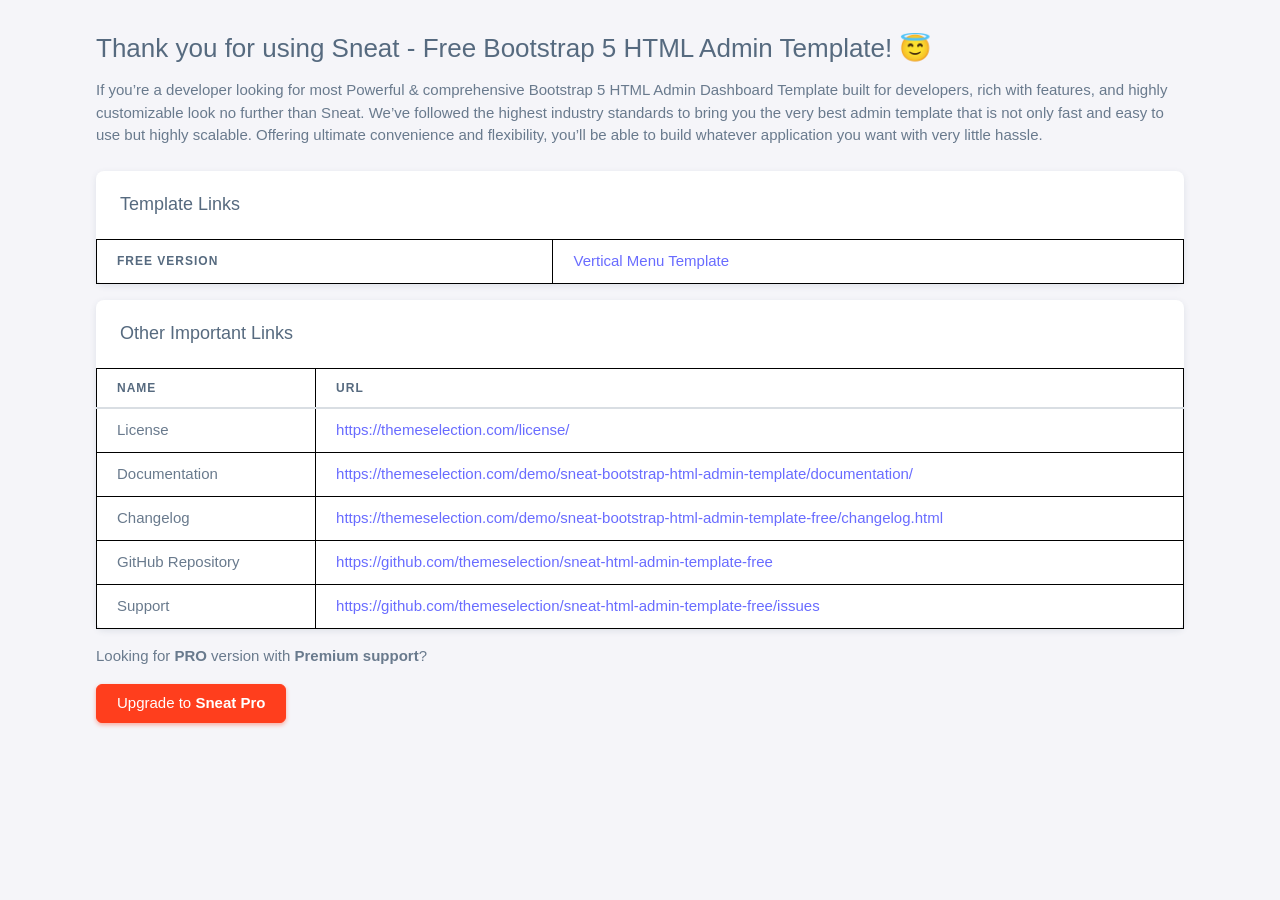
<file: capstone-new/index.html>
<!DOCTYPE html>


<html lang="en" class="light-style  customizer-hide" dir="ltr" data-theme="theme-default" data-assets-path="assets/"
  data-template="vertical-menu-template-no-customizer">

<head>
  <meta charset="utf-8" />
  <meta name="viewport"
    content="width=device-width, initial-scale=1.0, user-scalable=no, minimum-scale=1.0, maximum-scale=1.0" />

  <title>Sneat - Free Bootstrap 5 HTML Admin Template</title>

  <meta name="description" content="" />

  <!-- Favicon -->
  <link rel="icon" type="image/x-icon" href="assets/img/favicon/favicon.ico" />

  <!-- Fonts -->
  <link rel="preconnect" href="https://fonts.googleapis.com">
  <link rel="preconnect" href="https://fonts.gstatic.com" crossorigin>
  <link
    href="https://fonts.googleapis.com/css2?family=Open+Sans:ital,wght@0,300;0,400;0,500;0,600;0,700;1,300;1,400;1,500;1,600;1,700&display=swap"
    rel="stylesheet">

  <!-- Core CSS -->
  <link rel="stylesheet" href="assets/vendor/css/core.css" />
  <link rel="stylesheet" href="assets/vendor/css/theme-default.css" />
  <link rel="stylesheet" href="assets/css/demo.css" />
</head>

<body>

  <!-- Content -->
  <div class="container flex-grow-1 container-p-y my-2">
    <h3>Thank you for using Sneat - Free Bootstrap 5 HTML Admin Template! 😇</h3>
    <p>If you’re a developer looking for most Powerful & comprehensive Bootstrap 5 HTML Admin Dashboard Template built
      for developers, rich with features, and highly customizable look no further than Sneat. We’ve followed the highest
      industry standards to bring you the very best admin template that is not only fast and easy to use but highly
      scalable. Offering ultimate convenience and flexibility, you’ll be able to build whatever application you want
      with very little hassle.</p>

    <!-- Examples -->
    <div class="row mt-sm-4 mt-3">
      <div class="col-12 mb-3">
        <div class="card">
          <h5 class="card-header">Template Links</h5>
          <!-- Template Demo Links -->
          <table class="table">
            <tbody>
              <tr>
                <th>Free Version</th>
                <td><a href="html/index.html" target="_blank">Vertical Menu Template</a></td>
              </tr>
            </tbody>
          </table>
          <!--/ Template Demo Links -->
        </div>
      </div>

      <div class="col-12 mb-3">
        <div class="card">

          <h5 class="card-header">Other Important Links</h5>
          <!-- Other Links -->
          <table class="table">
            <thead>
              <tr>
                <th scope="col">Name</th>
                <th scope="col">URL</th>
              </tr>
            </thead>
            <tbody>

              <tr>
                <td>License </td>
                <td>
                  <a href="https://themeselection.com/license/" target="_blank">https://themeselection.com/license/</a>
                </td>
              </tr>

              <tr>
                <td>Documentation</td>
                <td>
                  <a href="https://themeselection.com/demo/sneat-bootstrap-html-admin-template/documentation/"
                    target="_blank">https://themeselection.com/demo/sneat-bootstrap-html-admin-template/documentation/</a>
                </td>
              </tr>

              <tr>
                <td>Changelog</td>
                <td>
                  <a href="https://themeselection.com/demo/sneat-bootstrap-html-admin-template-free/changelog.html"
                    target="_blank">https://themeselection.com/demo/sneat-bootstrap-html-admin-template-free/changelog.html</a>
                </td>
              </tr>


              <tr>
                <td>GitHub Repository</td>
                <td>
                  <a href="https://github.com/themeselection/sneat-html-admin-template-free"
                    target="_blank">https://github.com/themeselection/sneat-html-admin-template-free</a>
                </td>
              </tr>


              <tr>
                <td>Support</td>
                <td>
                  <a href="https://github.com/themeselection/sneat-html-admin-template-free/issues"
                    target="_blank">https://github.com/themeselection/sneat-html-admin-template-free/issues</a>
                </td>
              </tr>

            </tbody>
          </table>
          <!--/ Other Links -->
        </div>
      </div>

      <div class="col-12 mb-3">
        <p>Looking for <strong>PRO</strong> version with <strong>Premium support</strong>?</p>
        <div class="upgrade-to-pro">
          <a href="https://themeselection.com/products/sneat-bootstrap-html-admin-template/" target="_blank"
            class="btn btn-danger">Upgrade to <strong>Sneat Pro</strong></a>
        </div>
      </div>
    </div>
  </div>
  <!-- / Content -->

</body>

</html>
</file>
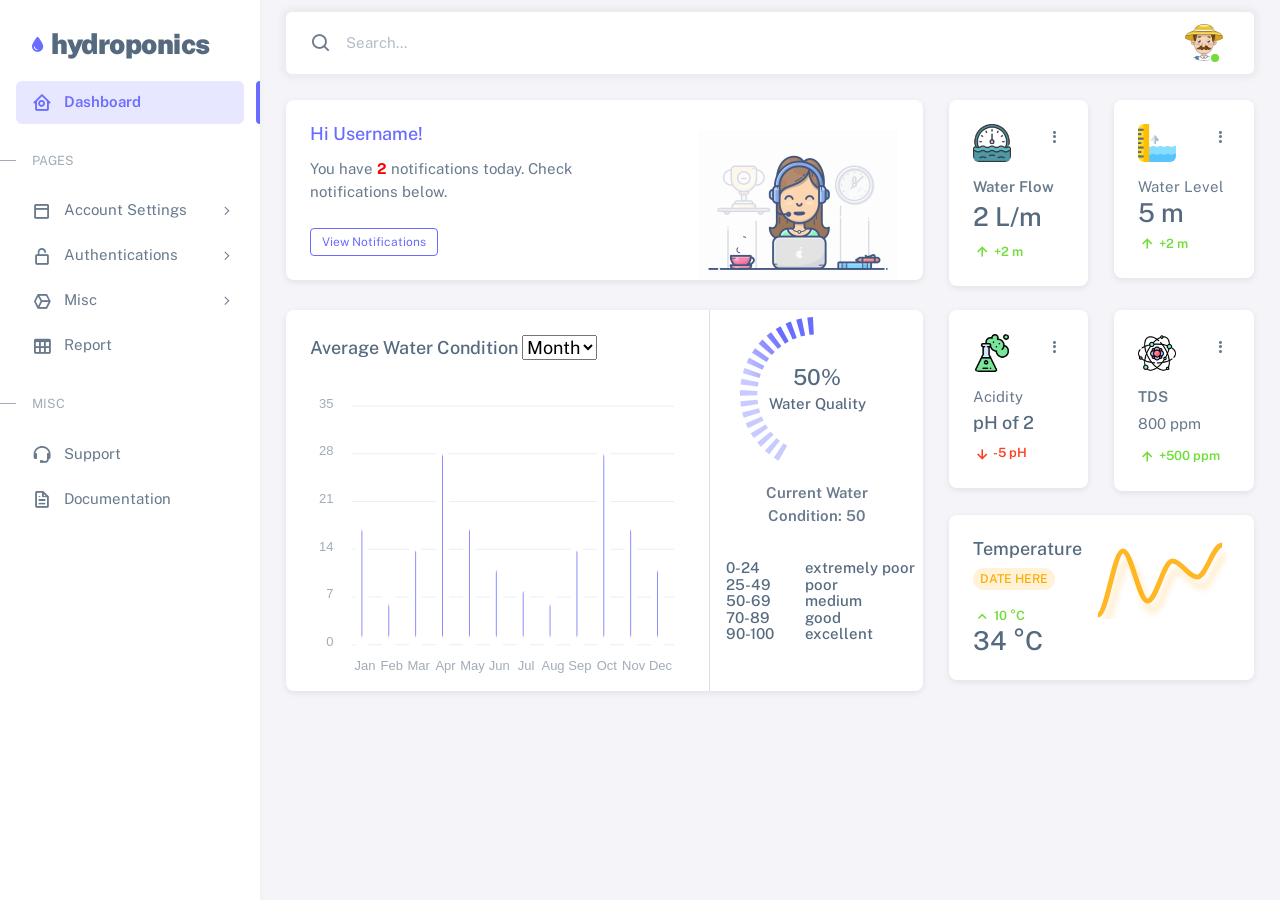
<file: capstone-new/html/index.html>
<!DOCTYPE html>

<html
  lang="en"
  class="light-style layout-menu-fixed"
  dir="ltr"
  data-theme="theme-default"
  data-assets-path="../assets/"
  data-template="vertical-menu-template-free"
>
  <head>
    <meta charset="utf-8" />
    <meta
      name="viewport"
      content="width=device-width, initial-scale=1.0, user-scalable=no, minimum-scale=1.0, maximum-scale=1.0"
    />

    <title>Capstone 2023| NFT Hydroponics </title>

    <meta name="description" content="" />

    <!-- Favicon -->
    <!-- <link rel="icon" type="image/x-icon" href="../assets/img/favicon/favicon.ico" /> -->

    <!-- Fonts -->
    <link rel="preconnect" href="https://fonts.googleapis.com" />
    <link rel="preconnect" href="https://fonts.gstatic.com" crossorigin />
    <link
      href="https://fonts.googleapis.com/css2?family=Public+Sans:ital,wght@0,300;0,400;0,500;0,600;0,700;1,300;1,400;1,500;1,600;1,700&display=swap"
      rel="stylesheet"
    />

    <!-- Icons. Uncomment required icon fonts -->
    <link rel="stylesheet" href="../assets/vendor/fonts/boxicons.css" />

    <!-- Core CSS -->
    <link rel="stylesheet" href="../assets/vendor/css/core.css" class="template-customizer-core-css" />
    <link rel="stylesheet" href="../assets/vendor/css/theme-default.css" class="template-customizer-theme-css" />
    <link rel="stylesheet" href="../assets/css/demo.css" />

    <!-- Vendors CSS -->
    <link rel="stylesheet" href="../assets/vendor/libs/perfect-scrollbar/perfect-scrollbar.css" />
    <link rel="stylesheet" href="https://cdnjs.cloudflare.com/ajax/libs/font-awesome/6.3.0/css/all.min.css">
    <link rel="stylesheet" href="../assets/vendor/libs/apex-charts/apex-charts.css" />

    <!-- Page CSS -->
    
    <!-- Helpers -->
    <script src="../assets/vendor/js/helpers.js"></script>
    <script src="../assets/js/config.js"></script>
  </head>

  <body>
    <!-- Layout wrapper -->
    <div class="layout-wrapper layout-content-navbar">
      <div class="layout-container">
        <!-- Menu -->

        <aside id="layout-menu" class="layout-menu menu-vertical menu bg-menu-theme">
          <div class="app-brand demo">
            <a href="index.html" class="app-brand-link">
              <i class="fas fa-tint"></i> <span class="app-brand-text demo menu-text fw-bolder ms-2"> Hydroponics</span>
            </a>

            <a href="javascript:void(0);" class="layout-menu-toggle menu-link text-large ms-auto d-block d-xl-none">
              <i class="bx bx-chevron-left bx-sm align-middle"></i>
            </a>
          </div>

          <div class="menu-inner-shadow"></div>

          <ul class="menu-inner py-1">
            <!-- Dashboard -->
            <li class="menu-item active">
              <a href="index.html" class="menu-link">
                <i class="menu-icon tf-icons bx bx-home-circle"></i>
                <div data-i18n="Analytics">Dashboard</div>
              </a>
            </li>

            <li class="menu-header small text-uppercase">
              <span class="menu-header-text">Pages</span>
            </li>
            <li class="menu-item">
              <a href="javascript:void(0);" class="menu-link menu-toggle">
                <i class="menu-icon tf-icons bx bx-dock-top"></i>
                <div data-i18n="Account Settings">Account Settings</div>
              </a>
              <ul class="menu-sub">
                <li class="menu-item">
                  <a href="pages-account-settings-account.htmls" class="menu-link">
                    <div data-i18n="Account">Account</div>
                  </a>
                </li>
                <li class="menu-item">
                  <a href="pages-account-settings-notifications.htmls" class="menu-link">
                    <div data-i18n="Notifications">Notifications</div>
                  </a>
                </li>
                <li class="menu-item">
                  <a href="pages-account-settings-connections.htmls" class="menu-link">
                    <div data-i18n="Connections">Connections</div>
                  </a>
                </li>
              </ul>
            </li>
            <li class="menu-item">
              <a href="javascript:void(0);" class="menu-link menu-toggle">
                <i class="menu-icon tf-icons bx bx-lock-open-alt"></i>
                <div data-i18n="Authentications">Authentications</div>
              </a>
              <ul class="menu-sub">
                <li class="menu-item">
                  <a href="auth-login-basic.htmls" class="menu-link" target="_blank">
                    <div data-i18n="Basic">Login</div>
                  </a>
                </li>
                <li class="menu-item">
                  <a href="auth-register-basic.htmls" class="menu-link" target="_blank">
                    <div data-i18n="Basic">Register</div>
                  </a>
                </li>
                <li class="menu-item">
                  <a href="auth-forgot-password-basic.htmls" class="menu-link" target="_blank">
                    <div data-i18n="Basic">Forgot Password</div>
                  </a>
                </li>
              </ul>
            </li>
            <li class="menu-item">
              <a href="javascript:void(0);" class="menu-link menu-toggle">
                <i class="menu-icon tf-icons bx bx-cube-alt"></i>
                <div data-i18n="Misc">Misc</div>
              </a>
              <ul class="menu-sub">
                <li class="menu-item">
                  <a href="pages-misc-error.html" class="menu-link">
                    <div data-i18n="Error">Error</div>
                  </a>
                </li>
                <li class="menu-item">
                  <a href="pages-misc-under-maintenance.html" class="menu-link">
                    <div data-i18n="Under Maintenance">Under Maintenance</div>
                  </a>
                </li>
              </ul>
            </li>


            <!-- Tables -->
            <li class="menu-item">
              <a href="tables-basic.htmls" class="menu-link">
                <i class="menu-icon tf-icons bx bx-table"></i>
                <div data-i18n="Tables">Report</div>
              </a>
            </li>
            <!-- Misc -->
            <li class="menu-header small text-uppercase"><span class="menu-header-text">Misc</span></li>
            <li class="menu-item">
              <a
                href="github page here static"
                target="_blank"
                class="menu-link"
              >
                <i class="menu-icon tf-icons bx bx-support"></i>
                <div data-i18n="Support">Support</div>
              </a>
            </li>
            <li class="menu-item">
              <a
                href="github page here static"
                target="_blank"
                class="menu-link"
              >
                <i class="menu-icon tf-icons bx bx-file"></i>
                <div data-i18n="Documentation">Documentation</div>
              </a>
            </li>
          </ul>
        </aside>
        <!-- / Menu -->

        <!-- Layout container -->
        <div class="layout-page">
          <!-- Navbar -->

          <nav
            class="layout-navbar container-xxl navbar navbar-expand-xl navbar-detached align-items-center bg-navbar-theme"
            id="layout-navbar"
          >
            <div class="layout-menu-toggle navbar-nav align-items-xl-center me-3 me-xl-0 d-xl-none">
              <a class="nav-item nav-link px-0 me-xl-4" href="javascript:void(0)">
                <i class="bx bx-menu bx-sm"></i>
              </a>
            </div>

            <div class="navbar-nav-right d-flex align-items-center" id="navbar-collapse">
              <!-- Search -->
              <div class="navbar-nav align-items-center">
                <div class="nav-item d-flex align-items-center">
                  <i class="bx bx-search fs-4 lh-0"></i>
                  <input
                    type="text"
                    class="form-control border-0 shadow-none"
                    placeholder="Search..."
                    aria-label="Search..."
                  />
                </div>
              </div>
              <!-- /Search -->

              <ul class="navbar-nav flex-row align-items-center ms-auto">
                <!-- User -->
                <li class="nav-item navbar-dropdown dropdown-user dropdown">
                  <a class="nav-link dropdown-toggle hide-arrow" href="javascript:void(0);" data-bs-toggle="dropdown">
                    <div class="avatar avatar-online">
                      <img src="../assets/img/avatars/9.png" alt class="w-px-40 h-auto rounded-circle" />
                    </div>
                  </a>
                  <ul class="dropdown-menu dropdown-menu-end">
                    <li>
                      <a class="dropdown-item" href="#">
                        <div class="d-flex">
                          <div class="flex-shrink-0 me-3">
                            <div class="avatar avatar-online">
                              <img src="../assets/img/avatars/9.png" alt class="w-px-40 h-auto rounded-circle" />
                            </div>
                          </div>
                          <div class="flex-grow-1">
                            <span class="fw-semibold d-block">Jessie Sam</span>
                            <small class="text-muted">Farmer</small>
                          </div>
                        </div>
                      </a>
                    </li>
                    <li>
                      <div class="dropdown-divider"></div>
                    </li>
                    <li>
                      <!-- <a class="dropdown-item" href="auth-login-basic.html"></a> -->
                      <a class="dropdown-item" href="#">
                        <i class="bx bx-power-off me-2"></i>
                        <span class="align-middle">Log Out</span>
                      </a>
                    </li>
                  </ul>
                </li>
                <!--/ User -->
              </ul>
            </div>
          </nav>
          <!-- / Navbar -->
          <!-- Content wrapper -->
          <div class="content-wrapper">
            <!-- Content -->
            <div class="container-xxl flex-grow-1 container-p-y">
              <div class="row">
                <div class="col-lg-8 mb-4 order-0">
                  <div class="card">
                    <div class="d-flex align-items-end row">
                      <div class="col-sm-7">
                        <div class="card-body">
                          <h5 class="card-title text-primary">Hi Username!</h5>
                          <p class="mb-4">
                            You have  <span class="fw-bold" style="color: red;">2</span> notifications today. Check notifications below.
                          </p>
                          <a href="javascript:;" class="btn btn-sm btn-outline-primary"  id="viewBadges">View Notifications</a>
                          <div class="popup" id="popup">
                            <div class="popup-content">
                              <h1>Notifications</h1>
                              <p>Lorem ipsum dolor sit amet consectetur adipisicing elit. 
                              </p>
                              <button id="closePopup" class="close-button">Close</button>
                            </div>
                          </div>
                        </div>
                      </div>
                      <div class="col-sm-5 text-center text-sm-left">
                        <div class="card-body pb-0 px-0 px-md-4">
                          <img
                            src="../assets/img/illustrations/support-animation.webp"
                            height="150"
                            alt="View Badge User"
                            data-app-dark-img="illustrations/man-with-laptop-dark.png"
                            data-app-light-img="illustrations/man-with-laptop-light.png"
                          />
                        </div>
                      </div>
                    </div>
                  </div>
                </div>
                <div class="col-lg-4 col-md-4 order-1">
                  <div class="row">
                    <div class="col-lg-6 col-md-12 col-6 mb-4">
                      <div class="card">
                        <div class="card-body">
                          <div class="card-title d-flex align-items-start justify-content-between">
                            <div class="avatar flex-shrink-0">
                              <img
                                src="../assets/img/icons/unicons/flow.png"
                                alt="chart success"
                                class="rounded"
                              />
                            </div>
                            <div class="dropdown">
                              <button
                                class="btn p-0"
                                type="button"
                                id="cardOpt3"
                                data-bs-toggle="dropdown"
                                aria-haspopup="true"
                                aria-expanded="false"
                              >
                                <i class="bx bx-dots-vertical-rounded"></i>
                              </button>
                              <div class="dropdown-menu dropdown-menu-end" aria-labelledby="cardOpt3">
                                <a class="dropdown-item" href="javascript:void(0);" id="view-more-flowlink">
                                    <h3>Water Flow</h3>
                                    <table>
                                      <tr>
                                        <th>Date</th>
                                        <th>Time</th>
                                        <th>Readings</th>
                                        <th>Evaluation</th>
                                      </tr>
                                      <tr>
                                        <td>10/12/2023</td>
                                        <td>10 m</td>
                                        <td>1:19 pm</td>
                                        <td>normal</td>
                                      </tr>
                                      <tr>
                                        <td>10/12/2023</td>
                                        <td>0</td>
                                        <td>1:19 pm</td>
                                        <td>not normal</td>
                                      </tr>
                                      <tr>
                                        <td>10/12/2023</td>
                                        <td>10m</td>
                                        <td>1:19 pm</td>
                                        <td>normal</td>
                                      </tr>
                                      <!-- Add more rows as needed -->
                                    </table>
                                </a>
                                <!-- <a class="dropdown-item" href="javascript:void(0);">Delete</a> -->
                              </div>
                            </div>
                          </div>
                          <span class="fw-semibold d-block mb-1">Water Flow</span>
                          <h3 class="card-title mb-2">2 L/m</h3>
                          <small class="text-success fw-semibold"><i class="bx bx-up-arrow-alt"></i> +2 m</small>
                        </div>
                      </div>
                    </div>
                    <div class="col-lg-6 col-md-12 col-6 mb-4">
                      <div class="card">
                        <div class="card-body">
                          <div class="card-title d-flex align-items-start justify-content-between">
                            <div class="avatar flex-shrink-0">
                              <img
                                src="../assets/img/icons/unicons/tide.png"
                                alt="Credit Card"
                                class="rounded"
                              />
                            </div>
                            <div class="dropdown">
                              <button
                                class="btn p-0"
                                type="button"
                                id="cardOpt6"
                                data-bs-toggle="dropdown"
                                aria-haspopup="true"
                                aria-expanded="false"
                              >
                                <i class="bx bx-dots-vertical-rounded"></i>
                              </button>
                              <div class="dropdown-menu dropdown-menu-end" aria-labelledby="cardOpt6">
                                <a class="dropdown-item" href="javascript:void(0);">
                                    <h3>Water Level</h3>
                                    <table>
                                      <tr>
                                        <th>Date</th>
                                        <th>Readings</th>
                                        <th>Evaluation</th>
                                      </tr>
                                      <tr>
                                        <td>10/12/2023</td>
                                        <td>10 m</td>
                                        <td>normal</td>
                                      </tr>
                                      <tr>
                                        <td>10/12/2023</td>
                                        <td>0</td>
                                        <td>not normal</td>
                                      </tr>
                                      <tr>
                                        <td>10/12/2023</td>
                                        <td>10m</td>
                                        <td>normal</td>
                                      </tr>
                                      <!-- Add more rows as needed -->
                                    </table>
                                </a>
                                <!-- <a class="dropdown-item" href="javascript:void(0);">Delete</a> -->
                              </div>
                            </div>
                          </div>
                          <span>Water Level</span>
                          <h3 class="card-title text-nowrap mb-1">5 m</h3>
                          <small class="text-success fw-semibold"><i class="bx bx-up-arrow-alt"></i> +2 m</small>
                        </div>
                      </div>
                    </div>
                  </div>
                </div>
                <!-- Total Revenue -->
                <div class="col-12 col-lg-8 order-2 order-md-3 order-lg-2 mb-4">
                  <div class="card">
                    <div class="row row-bordered g-0">
                      <div class="col-md-8">
                        <h5 class="card-header m-0 me-2 pb-3">
                          <label for="monthDropdown">Average Water Condition</label>
                          <select id="monthDropdown">
                              <option value="Month">Month</option>
                              <option value="Day">Day</option>
                              <option value="Year">Year</option>
                          </select>
                        </h5>                 
                        <div id="chartContainer" class="px-2">
                          <div id="totalRevenueChart" class="px-2"></div>
                          <div class="chart" id="chart2" style="display: none;">Chart for day & Content</div>
                          <div class="chart" id="chart3" style="display: none;">Chart for year & Content</div>
                        </div>
                      </div>                      
                      <div class="col-md-4">
                        <div id="growthChart"></div>
                        <div class="text-center fw-semibold pt-3 mb-2">Current Water <br> Condition: 50</div>

                        <div class="d-flex px-xxl-4 px-lg-2 p-4 gap-xxl-3 gap-lg-1 gap-3 justify-content-between">
                          <div class="d-flex">
                            <div class="me-2">
                              
                            </div>
                            <div class="d-flex flex-column">
                              <h6 class="mb-0">0-24</h6>
                              <h6 class="mb-0">25-49</h6>
                              <h6 class="mb-0">50-69</h6>
                              <h6 class="mb-0">70-89</h6>
                              <h6 class="mb-0">90-100</h6>
                            </div>
                          </div>
                          <div class="d-flex">
                            <div class="me-2">
                              
                            </div>
                            <div class="d-flex flex-column">
                              <h6 class="mb-0">extremely poor</h6>
                              <h6 class="mb-0">poor</h6>
                              <h6 class="mb-0">medium</h6>
                              <h6 class="mb-0">good</h6>
                              <h6 class="mb-0">excellent</h6>
                            </div>
                          </div>
                        </div>
                      </div>
                    </div>
                  </div>
                </div>
                <!--/ Total Revenue -->
                <div class="col-12 col-md-8 col-lg-4 order-3 order-md-2">
                  <div class="row">
                    <div class="col-6 mb-4">
                      <div class="card">
                        <div class="card-body">
                          <div class="card-title d-flex align-items-start justify-content-between">
                            <div class="avatar flex-shrink-0">
                              <img src="../assets/img/icons/unicons/flask.png" alt="Credit Card" class="rounded" />
                            </div>
                            <div class="dropdown">
                              <button
                                class="btn p-0"
                                type="button"
                                id="cardOpt4"
                                data-bs-toggle="dropdown"
                                aria-haspopup="true"
                                aria-expanded="false"
                              >
                                <i class="bx bx-dots-vertical-rounded"></i>
                              </button>
                              <div class="dropdown-menu dropdown-menu-end" aria-labelledby="cardOpt4">
                                <a class="dropdown-item" href="javascript:void(0);">
                                    <h3>Acidity</h3>
                                    <table>
                                      <tr>
                                        <th>Date</th>
                                        <th>Readings</th>
                                        <th>Evaluation</th>
                                      </tr>
                                      <tr>
                                        <td>10/12/2023</td>
                                        <td>10 m</td>
                                        <td>normal</td>
                                      </tr>
                                      <tr>
                                        <td>10/12/2023</td>
                                        <td>0</td>
                                        <td>not normal</td>
                                      </tr>
                                      <tr>
                                        <td>10/12/2023</td>
                                        <td>10m</td>
                                        <td>normal</td>
                                      </tr>
                                      <!-- Add more rows as needed -->
                                    </table>
                                </a>
                                <!-- <a class="dropdown-item" href="javascript:void(0);">Delete</a> -->
                              </div>
                            </div>
                          </div>
                          <span class="d-block mb-1">Acidity</span>
                          <h5 class="card-title text-nowrap mb-2">pH of 2</h5>
                          <small class="text-danger fw-semibold"><i class="bx bx-down-arrow-alt"></i> -5 pH</small>
                        </div>
                      </div>
                    </div>
                    <div class="col-6 mb-4">
                      <div class="card">
                        <div class="card-body">
                          <div class="card-title d-flex align-items-start justify-content-between">
                            <div class="avatar flex-shrink-0">
                              <img src="../assets/img/icons/unicons/atom.png" alt="Credit Card" class="rounded" />
                            </div>
                            <div class="dropdown">
                              <button
                                class="btn p-0"
                                type="button"
                                id="cardOpt1"
                                data-bs-toggle="dropdown"
                                aria-haspopup="true"
                                aria-expanded="false"
                              >
                                <i class="bx bx-dots-vertical-rounded"></i>
                              </button>
                              <div class="dropdown-menu" aria-labelledby="cardOpt1">
                                <a class="dropdown-item" href="javascript:void(0);">
                                    <h3>Total Dissolved Solids</h3>
                                    <table>
                                      <tr>
                                        <th>Date</th>
                                        <th>Readings</th>
                                        <th>Evaluation</th>
                                      </tr>
                                      <tr>
                                        <td>10/12/2023</td>
                                        <td>10 m</td>
                                        <td>normal</td>
                                      </tr>
                                      <tr>
                                        <td>10/12/2023</td>
                                        <td>0</td>
                                        <td>not normal</td>
                                      </tr>
                                      <tr>
                                        <td>10/12/2023</td>
                                        <td>10m</td>
                                        <td>normal</td>
                                      </tr>
                                      <!-- Add more rows as needed -->
                                    </table>
                                </a>
                                <!-- <a class="dropdown-item" href="javascript:void(0);">Delete</a> -->
                              </div>
                            </div>
                          </div>
                          <span class="fw-semibold d-block mb-1">TDS</span>
                          <p class="card-title mb-2">800 ppm</p>
                          <small class="text-success fw-semibold"><i class="bx bx-up-arrow-alt"></i> +500 ppm</small>
                        </div>
                      </div>
                    </div>
                    <!-- </div>
    <div class="row"> -->
                    <div class="col-12 mb-4">
                      <div class="card">
                        <div class="card-body">
                          <div class="d-flex justify-content-between flex-sm-row flex-column gap-3">
                            <div class="d-flex flex-sm-column flex-row align-items-start justify-content-between">
                              <div class="card-title">
                                <h5 class="text-nowrap mb-2">Temperature</h5>
                                <span class="badge bg-label-warning rounded-pill">Date here</span>
                              </div>
                              <div class="mt-sm-auto">
                                <small class="text-success text-nowrap fw-semibold"
                                  ><i class="bx bx-chevron-up"></i> 10 °C</small
                                >
                                <h3 class="mb-0">34 °C</h3>
                              </div>
                            </div>
                            <div id="profileReportChart"></div>
                          </div>
                        </div>
                      </div>
                    </div>
                  </div>
                </div>
              </div>
            </div>
            <!-- / Content -->
            <div class="content-backdrop fade"></div>
          </div>
          <!-- Content wrapper -->
        </div>
        <!-- / Layout page -->
      </div>

      <!-- Overlay -->
      <div class="layout-overlay layout-menu-toggle"></div>
    </div>
    <!-- / Layout wrapper -->

    <!-- Core JS -->
    <!-- build:js assets/vendor/js/core.js -->
    <script src="../assets/vendor/libs/jquery/jquery.js"></script>
    <script src="../assets/vendor/libs/popper/popper.js"></script>
    <script src="../assets/vendor/js/bootstrap.js"></script>
    <script src="../assets/vendor/libs/perfect-scrollbar/perfect-scrollbar.js"></script>

    <script src="../assets/vendor/js/menu.js"></script>
    <!-- endbuild -->

    <!-- Vendors JS -->
    <script src="../assets/vendor/libs/apex-charts/apexcharts.js"></script>

    <!-- Main JS -->
    <script src="../assets/js/main.js"></script>

    <!-- Page JS -->
    <script src="../assets/js/dashboards-analytics.js"></script>

    <!-- Place this tag in your head or just before your close body tag. -->
    <script async defer src="https://buttons.github.io/buttons.js"></script>
  </body>
</html>
</file>
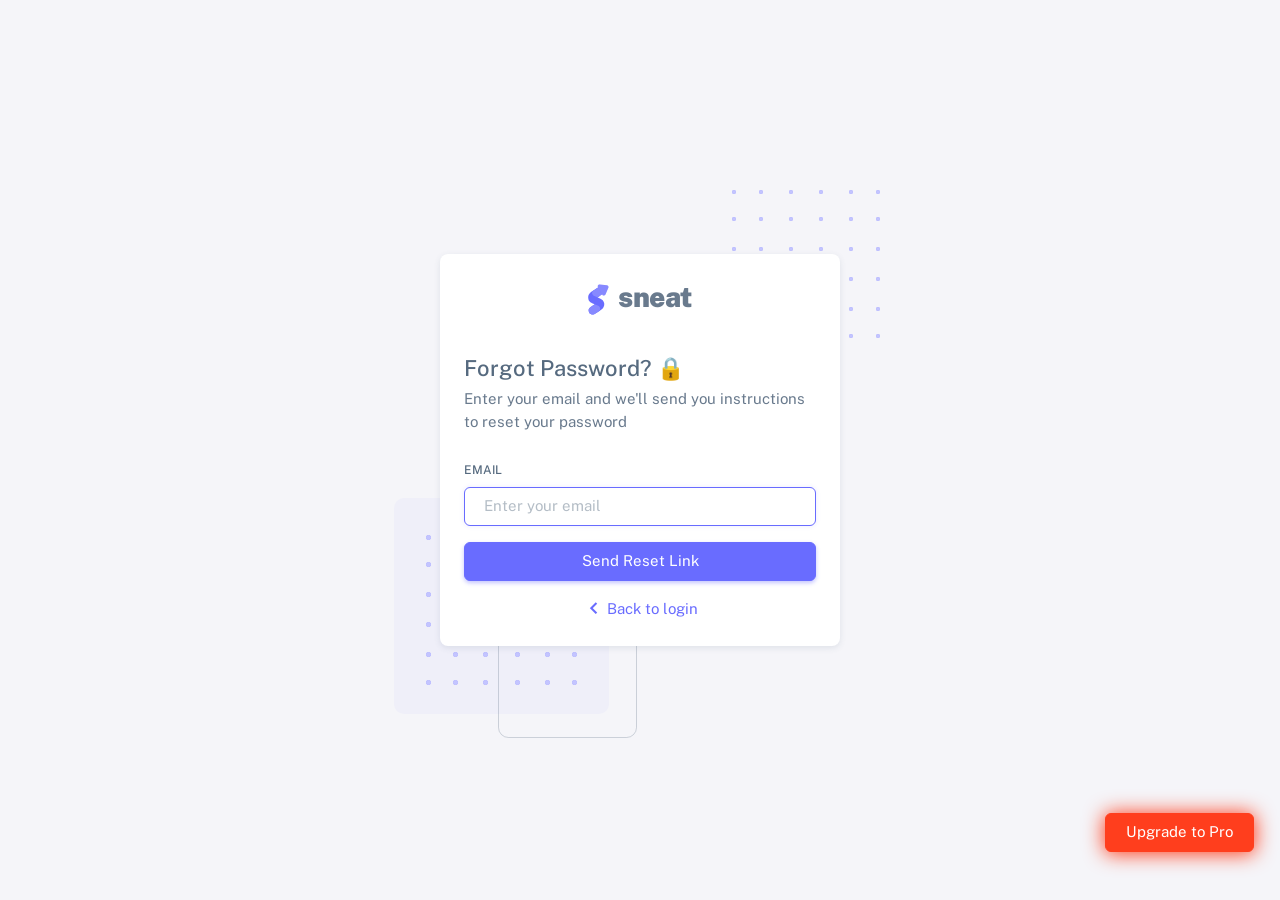
<file: capstone-new/html/auth-forgot-password-basic.html>
<!DOCTYPE html>

<html
  lang="en"
  class="light-style customizer-hide"
  dir="ltr"
  data-theme="theme-default"
  data-assets-path="../assets/"
  data-template="vertical-menu-template-free"
>
  <head>
    <meta charset="utf-8" />
    <meta
      name="viewport"
      content="width=device-width, initial-scale=1.0, user-scalable=no, minimum-scale=1.0, maximum-scale=1.0"
    />

    <title>Forgot Password Basic - Pages | Sneat - Bootstrap 5 HTML Admin Template - Pro</title>

    <meta name="description" content="" />

    <!-- Favicon -->
    <link rel="icon" type="image/x-icon" href="../assets/img/favicon/favicon.ico" />

    <!-- Fonts -->
    <link rel="preconnect" href="https://fonts.googleapis.com" />
    <link rel="preconnect" href="https://fonts.gstatic.com" crossorigin />
    <link
      href="https://fonts.googleapis.com/css2?family=Public+Sans:ital,wght@0,300;0,400;0,500;0,600;0,700;1,300;1,400;1,500;1,600;1,700&display=swap"
      rel="stylesheet"
    />

    <!-- Icons. Uncomment required icon fonts -->
    <link rel="stylesheet" href="../assets/vendor/fonts/boxicons.css" />

    <!-- Core CSS -->
    <link rel="stylesheet" href="../assets/vendor/css/core.css" class="template-customizer-core-css" />
    <link rel="stylesheet" href="../assets/vendor/css/theme-default.css" class="template-customizer-theme-css" />
    <link rel="stylesheet" href="../assets/css/demo.css" />

    <!-- Vendors CSS -->
    <link rel="stylesheet" href="../assets/vendor/libs/perfect-scrollbar/perfect-scrollbar.css" />

    <!-- Page CSS -->
    <!-- Page -->
    <link rel="stylesheet" href="../assets/vendor/css/pages/page-auth.css" />
    <!-- Helpers -->
    <script src="../assets/vendor/js/helpers.js"></script>

    <!--! Template customizer & Theme config files MUST be included after core stylesheets and helpers.js in the <head> section -->
    <!--? Config:  Mandatory theme config file contain global vars & default theme options, Set your preferred theme option in this file.  -->
    <script src="../assets/js/config.js"></script>
  </head>

  <body>
    <!-- Content -->

    <div class="container-xxl">
      <div class="authentication-wrapper authentication-basic container-p-y">
        <div class="authentication-inner py-4">
          <!-- Forgot Password -->
          <div class="card">
            <div class="card-body">
              <!-- Logo -->
              <div class="app-brand justify-content-center">
                <a href="index.html" class="app-brand-link gap-2">
                  <span class="app-brand-logo demo">
                    <svg
                      width="25"
                      viewBox="0 0 25 42"
                      version="1.1"
                      xmlns="http://www.w3.org/2000/svg"
                      xmlns:xlink="http://www.w3.org/1999/xlink"
                    >
                      <defs>
                        <path
                          d="M13.7918663,0.358365126 L3.39788168,7.44174259 C0.566865006,9.69408886 -0.379795268,12.4788597 0.557900856,15.7960551 C0.68998853,16.2305145 1.09562888,17.7872135 3.12357076,19.2293357 C3.8146334,19.7207684 5.32369333,20.3834223 7.65075054,21.2172976 L7.59773219,21.2525164 L2.63468769,24.5493413 C0.445452254,26.3002124 0.0884951797,28.5083815 1.56381646,31.1738486 C2.83770406,32.8170431 5.20850219,33.2640127 7.09180128,32.5391577 C8.347334,32.0559211 11.4559176,30.0011079 16.4175519,26.3747182 C18.0338572,24.4997857 18.6973423,22.4544883 18.4080071,20.2388261 C17.963753,17.5346866 16.1776345,15.5799961 13.0496516,14.3747546 L10.9194936,13.4715819 L18.6192054,7.984237 L13.7918663,0.358365126 Z"
                          id="path-1"
                        ></path>
                        <path
                          d="M5.47320593,6.00457225 C4.05321814,8.216144 4.36334763,10.0722806 6.40359441,11.5729822 C8.61520715,12.571656 10.0999176,13.2171421 10.8577257,13.5094407 L15.5088241,14.433041 L18.6192054,7.984237 C15.5364148,3.11535317 13.9273018,0.573395879 13.7918663,0.358365126 C13.5790555,0.511491653 10.8061687,2.3935607 5.47320593,6.00457225 Z"
                          id="path-3"
                        ></path>
                        <path
                          d="M7.50063644,21.2294429 L12.3234468,23.3159332 C14.1688022,24.7579751 14.397098,26.4880487 13.008334,28.506154 C11.6195701,30.5242593 10.3099883,31.790241 9.07958868,32.3040991 C5.78142938,33.4346997 4.13234973,34 4.13234973,34 C4.13234973,34 2.75489982,33.0538207 2.37032616e-14,31.1614621 C-0.55822714,27.8186216 -0.55822714,26.0572515 -4.05231404e-15,25.8773518 C0.83734071,25.6075023 2.77988457,22.8248993 3.3049379,22.52991 C3.65497346,22.3332504 5.05353963,21.8997614 7.50063644,21.2294429 Z"
                          id="path-4"
                        ></path>
                        <path
                          d="M20.6,7.13333333 L25.6,13.8 C26.2627417,14.6836556 26.0836556,15.9372583 25.2,16.6 C24.8538077,16.8596443 24.4327404,17 24,17 L14,17 C12.8954305,17 12,16.1045695 12,15 C12,14.5672596 12.1403557,14.1461923 12.4,13.8 L17.4,7.13333333 C18.0627417,6.24967773 19.3163444,6.07059163 20.2,6.73333333 C20.3516113,6.84704183 20.4862915,6.981722 20.6,7.13333333 Z"
                          id="path-5"
                        ></path>
                      </defs>
                      <g id="g-app-brand" stroke="none" stroke-width="1" fill="none" fill-rule="evenodd">
                        <g id="Brand-Logo" transform="translate(-27.000000, -15.000000)">
                          <g id="Icon" transform="translate(27.000000, 15.000000)">
                            <g id="Mask" transform="translate(0.000000, 8.000000)">
                              <mask id="mask-2" fill="white">
                                <use xlink:href="#path-1"></use>
                              </mask>
                              <use fill="#696cff" xlink:href="#path-1"></use>
                              <g id="Path-3" mask="url(#mask-2)">
                                <use fill="#696cff" xlink:href="#path-3"></use>
                                <use fill-opacity="0.2" fill="#FFFFFF" xlink:href="#path-3"></use>
                              </g>
                              <g id="Path-4" mask="url(#mask-2)">
                                <use fill="#696cff" xlink:href="#path-4"></use>
                                <use fill-opacity="0.2" fill="#FFFFFF" xlink:href="#path-4"></use>
                              </g>
                            </g>
                            <g
                              id="Triangle"
                              transform="translate(19.000000, 11.000000) rotate(-300.000000) translate(-19.000000, -11.000000) "
                            >
                              <use fill="#696cff" xlink:href="#path-5"></use>
                              <use fill-opacity="0.2" fill="#FFFFFF" xlink:href="#path-5"></use>
                            </g>
                          </g>
                        </g>
                      </g>
                    </svg>
                  </span>
                  <span class="app-brand-text demo text-body fw-bolder">Sneat</span>
                </a>
              </div>
              <!-- /Logo -->
              <h4 class="mb-2">Forgot Password? 🔒</h4>
              <p class="mb-4">Enter your email and we'll send you instructions to reset your password</p>
              <form id="formAuthentication" class="mb-3" action="index.html" method="POST">
                <div class="mb-3">
                  <label for="email" class="form-label">Email</label>
                  <input
                    type="text"
                    class="form-control"
                    id="email"
                    name="email"
                    placeholder="Enter your email"
                    autofocus
                  />
                </div>
                <button class="btn btn-primary d-grid w-100">Send Reset Link</button>
              </form>
              <div class="text-center">
                <a href="auth-login-basic.html" class="d-flex align-items-center justify-content-center">
                  <i class="bx bx-chevron-left scaleX-n1-rtl bx-sm"></i>
                  Back to login
                </a>
              </div>
            </div>
          </div>
          <!-- /Forgot Password -->
        </div>
      </div>
    </div>

    <!-- / Content -->

    <div class="buy-now">
      <a
        href="https://themeselection.com/products/sneat-bootstrap-html-admin-template/"
        target="_blank"
        class="btn btn-danger btn-buy-now"
        >Upgrade to Pro</a
      >
    </div>

    <!-- Core JS -->
    <!-- build:js assets/vendor/js/core.js -->
    <script src="../assets/vendor/libs/jquery/jquery.js"></script>
    <script src="../assets/vendor/libs/popper/popper.js"></script>
    <script src="../assets/vendor/js/bootstrap.js"></script>
    <script src="../assets/vendor/libs/perfect-scrollbar/perfect-scrollbar.js"></script>

    <script src="../assets/vendor/js/menu.js"></script>
    <!-- endbuild -->

    <!-- Vendors JS -->

    <!-- Main JS -->
    <script src="../assets/js/main.js"></script>

    <!-- Page JS -->

    <!-- Place this tag in your head or just before your close body tag. -->
    <script async defer src="https://buttons.github.io/buttons.js"></script>
  </body>
</html>
</file>
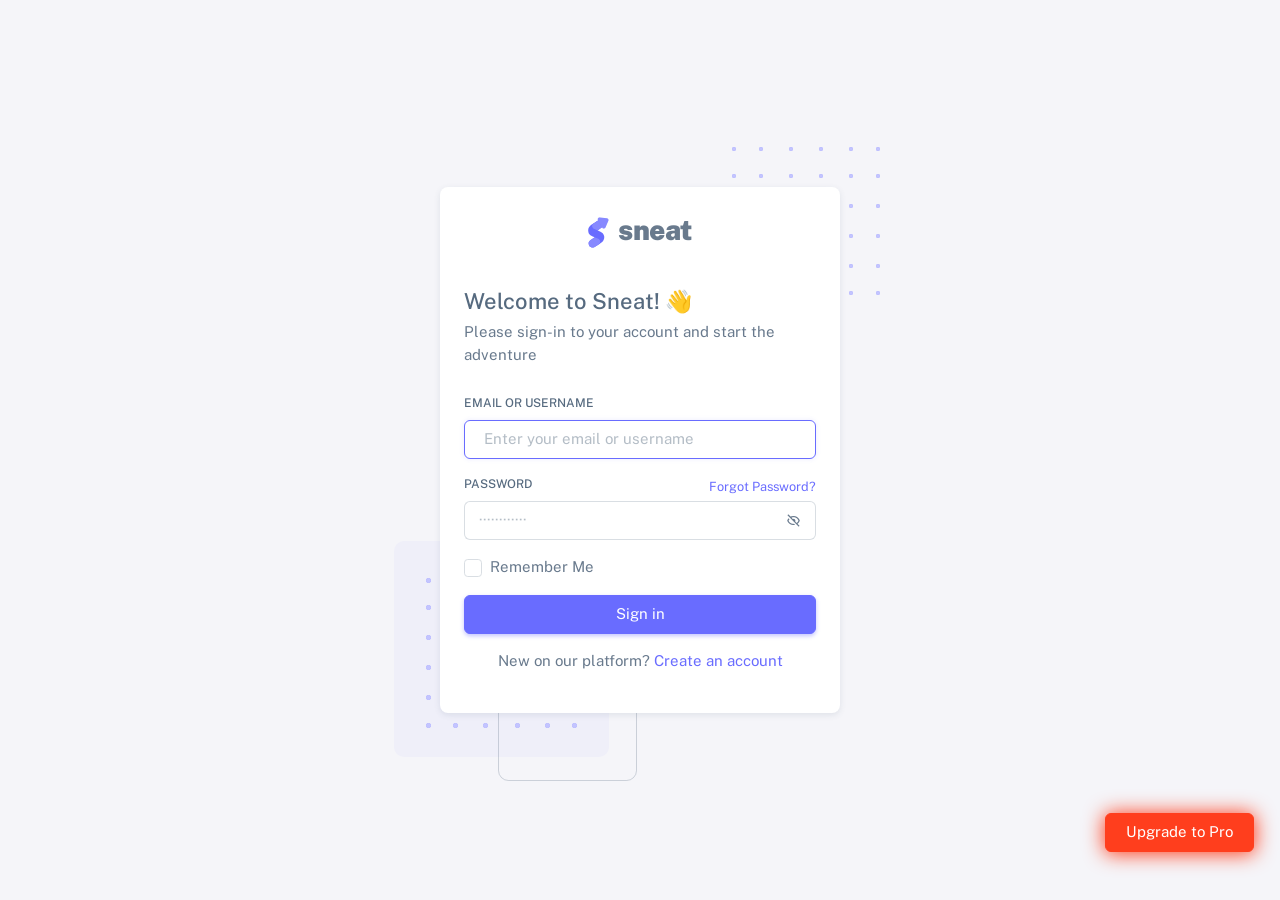
<file: capstone-new/html/auth-login-basic.html>
<!DOCTYPE html>

<html
  lang="en"
  class="light-style customizer-hide"
  dir="ltr"
  data-theme="theme-default"
  data-assets-path="../assets/"
  data-template="vertical-menu-template-free"
>
  <head>
    <meta charset="utf-8" />
    <meta
      name="viewport"
      content="width=device-width, initial-scale=1.0, user-scalable=no, minimum-scale=1.0, maximum-scale=1.0"
    />

    <title>Login Basic - Pages | Sneat - Bootstrap 5 HTML Admin Template - Pro</title>

    <meta name="description" content="" />

    <!-- Favicon -->
    <link rel="icon" type="image/x-icon" href="../assets/img/favicon/favicon.ico" />

    <!-- Fonts -->
    <link rel="preconnect" href="https://fonts.googleapis.com" />
    <link rel="preconnect" href="https://fonts.gstatic.com" crossorigin />
    <link
      href="https://fonts.googleapis.com/css2?family=Public+Sans:ital,wght@0,300;0,400;0,500;0,600;0,700;1,300;1,400;1,500;1,600;1,700&display=swap"
      rel="stylesheet"
    />

    <!-- Icons. Uncomment required icon fonts -->
    <link rel="stylesheet" href="../assets/vendor/fonts/boxicons.css" />

    <!-- Core CSS -->
    <link rel="stylesheet" href="../assets/vendor/css/core.css" class="template-customizer-core-css" />
    <link rel="stylesheet" href="../assets/vendor/css/theme-default.css" class="template-customizer-theme-css" />
    <link rel="stylesheet" href="../assets/css/demo.css" />

    <!-- Vendors CSS -->
    <link rel="stylesheet" href="../assets/vendor/libs/perfect-scrollbar/perfect-scrollbar.css" />

    <!-- Page CSS -->
    <!-- Page -->
    <link rel="stylesheet" href="../assets/vendor/css/pages/page-auth.css" />
    <!-- Helpers -->
    <script src="../assets/vendor/js/helpers.js"></script>

    <!--! Template customizer & Theme config files MUST be included after core stylesheets and helpers.js in the <head> section -->
    <!--? Config:  Mandatory theme config file contain global vars & default theme options, Set your preferred theme option in this file.  -->
    <script src="../assets/js/config.js"></script>
  </head>

  <body>
    <!-- Content -->

    <div class="container-xxl">
      <div class="authentication-wrapper authentication-basic container-p-y">
        <div class="authentication-inner">
          <!-- Register -->
          <div class="card">
            <div class="card-body">
              <!-- Logo -->
              <div class="app-brand justify-content-center">
                <a href="index.html" class="app-brand-link gap-2">
                  <span class="app-brand-logo demo">
                    <svg
                      width="25"
                      viewBox="0 0 25 42"
                      version="1.1"
                      xmlns="http://www.w3.org/2000/svg"
                      xmlns:xlink="http://www.w3.org/1999/xlink"
                    >
                      <defs>
                        <path
                          d="M13.7918663,0.358365126 L3.39788168,7.44174259 C0.566865006,9.69408886 -0.379795268,12.4788597 0.557900856,15.7960551 C0.68998853,16.2305145 1.09562888,17.7872135 3.12357076,19.2293357 C3.8146334,19.7207684 5.32369333,20.3834223 7.65075054,21.2172976 L7.59773219,21.2525164 L2.63468769,24.5493413 C0.445452254,26.3002124 0.0884951797,28.5083815 1.56381646,31.1738486 C2.83770406,32.8170431 5.20850219,33.2640127 7.09180128,32.5391577 C8.347334,32.0559211 11.4559176,30.0011079 16.4175519,26.3747182 C18.0338572,24.4997857 18.6973423,22.4544883 18.4080071,20.2388261 C17.963753,17.5346866 16.1776345,15.5799961 13.0496516,14.3747546 L10.9194936,13.4715819 L18.6192054,7.984237 L13.7918663,0.358365126 Z"
                          id="path-1"
                        ></path>
                        <path
                          d="M5.47320593,6.00457225 C4.05321814,8.216144 4.36334763,10.0722806 6.40359441,11.5729822 C8.61520715,12.571656 10.0999176,13.2171421 10.8577257,13.5094407 L15.5088241,14.433041 L18.6192054,7.984237 C15.5364148,3.11535317 13.9273018,0.573395879 13.7918663,0.358365126 C13.5790555,0.511491653 10.8061687,2.3935607 5.47320593,6.00457225 Z"
                          id="path-3"
                        ></path>
                        <path
                          d="M7.50063644,21.2294429 L12.3234468,23.3159332 C14.1688022,24.7579751 14.397098,26.4880487 13.008334,28.506154 C11.6195701,30.5242593 10.3099883,31.790241 9.07958868,32.3040991 C5.78142938,33.4346997 4.13234973,34 4.13234973,34 C4.13234973,34 2.75489982,33.0538207 2.37032616e-14,31.1614621 C-0.55822714,27.8186216 -0.55822714,26.0572515 -4.05231404e-15,25.8773518 C0.83734071,25.6075023 2.77988457,22.8248993 3.3049379,22.52991 C3.65497346,22.3332504 5.05353963,21.8997614 7.50063644,21.2294429 Z"
                          id="path-4"
                        ></path>
                        <path
                          d="M20.6,7.13333333 L25.6,13.8 C26.2627417,14.6836556 26.0836556,15.9372583 25.2,16.6 C24.8538077,16.8596443 24.4327404,17 24,17 L14,17 C12.8954305,17 12,16.1045695 12,15 C12,14.5672596 12.1403557,14.1461923 12.4,13.8 L17.4,7.13333333 C18.0627417,6.24967773 19.3163444,6.07059163 20.2,6.73333333 C20.3516113,6.84704183 20.4862915,6.981722 20.6,7.13333333 Z"
                          id="path-5"
                        ></path>
                      </defs>
                      <g id="g-app-brand" stroke="none" stroke-width="1" fill="none" fill-rule="evenodd">
                        <g id="Brand-Logo" transform="translate(-27.000000, -15.000000)">
                          <g id="Icon" transform="translate(27.000000, 15.000000)">
                            <g id="Mask" transform="translate(0.000000, 8.000000)">
                              <mask id="mask-2" fill="white">
                                <use xlink:href="#path-1"></use>
                              </mask>
                              <use fill="#696cff" xlink:href="#path-1"></use>
                              <g id="Path-3" mask="url(#mask-2)">
                                <use fill="#696cff" xlink:href="#path-3"></use>
                                <use fill-opacity="0.2" fill="#FFFFFF" xlink:href="#path-3"></use>
                              </g>
                              <g id="Path-4" mask="url(#mask-2)">
                                <use fill="#696cff" xlink:href="#path-4"></use>
                                <use fill-opacity="0.2" fill="#FFFFFF" xlink:href="#path-4"></use>
                              </g>
                            </g>
                            <g
                              id="Triangle"
                              transform="translate(19.000000, 11.000000) rotate(-300.000000) translate(-19.000000, -11.000000) "
                            >
                              <use fill="#696cff" xlink:href="#path-5"></use>
                              <use fill-opacity="0.2" fill="#FFFFFF" xlink:href="#path-5"></use>
                            </g>
                          </g>
                        </g>
                      </g>
                    </svg>
                  </span>
                  <span class="app-brand-text demo text-body fw-bolder">Sneat</span>
                </a>
              </div>
              <!-- /Logo -->
              <h4 class="mb-2">Welcome to Sneat! 👋</h4>
              <p class="mb-4">Please sign-in to your account and start the adventure</p>

              <form id="formAuthentication" class="mb-3" action="index.html" method="POST">
                <div class="mb-3">
                  <label for="email" class="form-label">Email or Username</label>
                  <input
                    type="text"
                    class="form-control"
                    id="email"
                    name="email-username"
                    placeholder="Enter your email or username"
                    autofocus
                  />
                </div>
                <div class="mb-3 form-password-toggle">
                  <div class="d-flex justify-content-between">
                    <label class="form-label" for="password">Password</label>
                    <a href="auth-forgot-password-basic.html">
                      <small>Forgot Password?</small>
                    </a>
                  </div>
                  <div class="input-group input-group-merge">
                    <input
                      type="password"
                      id="password"
                      class="form-control"
                      name="password"
                      placeholder="&#xb7;&#xb7;&#xb7;&#xb7;&#xb7;&#xb7;&#xb7;&#xb7;&#xb7;&#xb7;&#xb7;&#xb7;"
                      aria-describedby="password"
                    />
                    <span class="input-group-text cursor-pointer"><i class="bx bx-hide"></i></span>
                  </div>
                </div>
                <div class="mb-3">
                  <div class="form-check">
                    <input class="form-check-input" type="checkbox" id="remember-me" />
                    <label class="form-check-label" for="remember-me"> Remember Me </label>
                  </div>
                </div>
                <div class="mb-3">
                  <button class="btn btn-primary d-grid w-100" type="submit">Sign in</button>
                </div>
              </form>

              <p class="text-center">
                <span>New on our platform?</span>
                <a href="auth-register-basic.html">
                  <span>Create an account</span>
                </a>
              </p>
            </div>
          </div>
          <!-- /Register -->
        </div>
      </div>
    </div>

    <!-- / Content -->

    <div class="buy-now">
      <a
        href="https://themeselection.com/products/sneat-bootstrap-html-admin-template/"
        target="_blank"
        class="btn btn-danger btn-buy-now"
        >Upgrade to Pro</a
      >
    </div>

    <!-- Core JS -->
    <!-- build:js assets/vendor/js/core.js -->
    <script src="../assets/vendor/libs/jquery/jquery.js"></script>
    <script src="../assets/vendor/libs/popper/popper.js"></script>
    <script src="../assets/vendor/js/bootstrap.js"></script>
    <script src="../assets/vendor/libs/perfect-scrollbar/perfect-scrollbar.js"></script>

    <script src="../assets/vendor/js/menu.js"></script>
    <!-- endbuild -->

    <!-- Vendors JS -->

    <!-- Main JS -->
    <script src="../assets/js/main.js"></script>

    <!-- Page JS -->

    <!-- Place this tag in your head or just before your close body tag. -->
    <script async defer src="https://buttons.github.io/buttons.js"></script>
  </body>
</html>
</file>
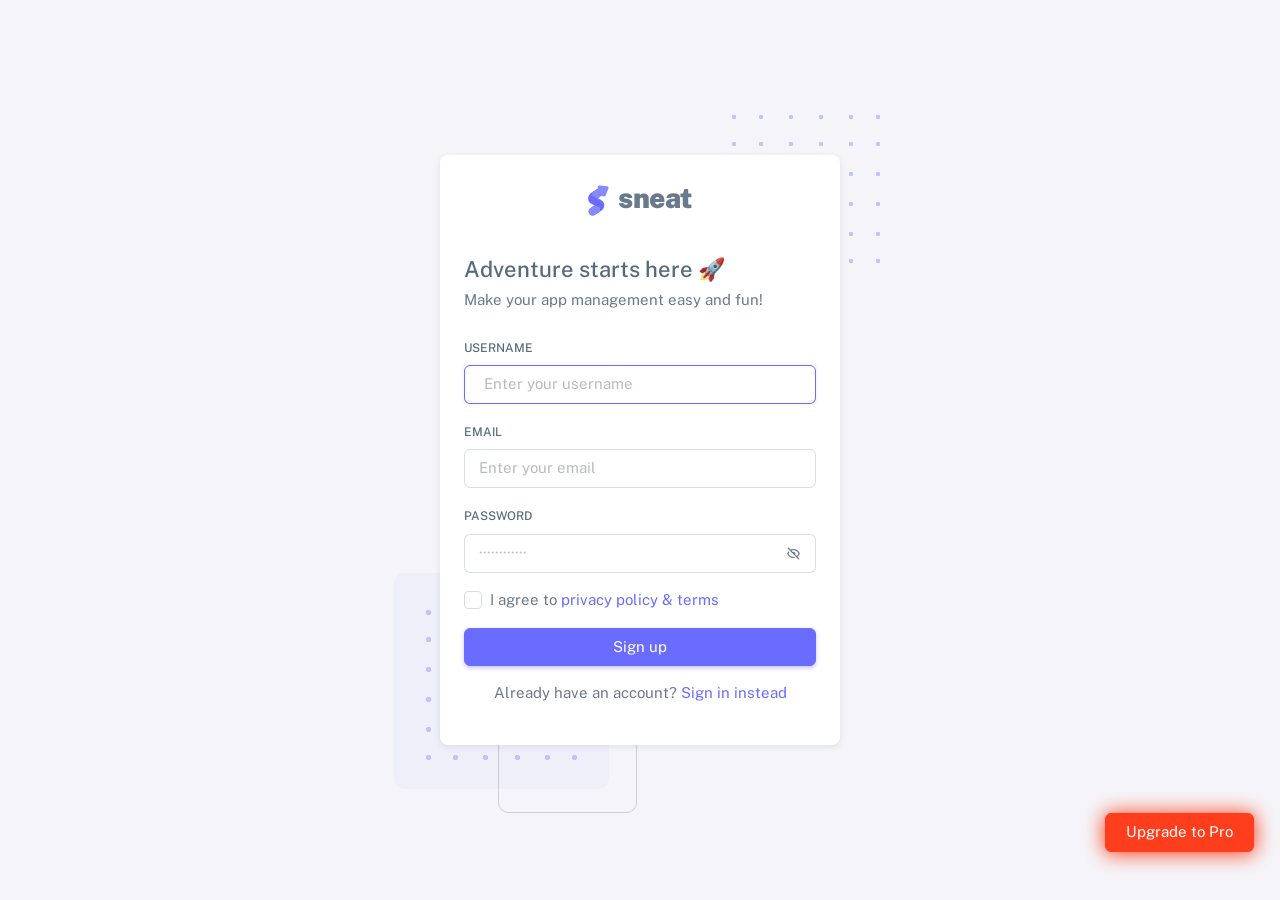
<file: capstone-new/html/auth-register-basic.html>
<!DOCTYPE html>

<html
  lang="en"
  class="light-style customizer-hide"
  dir="ltr"
  data-theme="theme-default"
  data-assets-path="../assets/"
  data-template="vertical-menu-template-free"
>
  <head>
    <meta charset="utf-8" />
    <meta
      name="viewport"
      content="width=device-width, initial-scale=1.0, user-scalable=no, minimum-scale=1.0, maximum-scale=1.0"
    />

    <title>Register Basic - Pages | Sneat - Bootstrap 5 HTML Admin Template - Pro</title>

    <meta name="description" content="" />

    <!-- Favicon -->
    <link rel="icon" type="image/x-icon" href="../assets/img/favicon/favicon.ico" />

    <!-- Fonts -->
    <link rel="preconnect" href="https://fonts.googleapis.com" />
    <link rel="preconnect" href="https://fonts.gstatic.com" crossorigin />
    <link
      href="https://fonts.googleapis.com/css2?family=Public+Sans:ital,wght@0,300;0,400;0,500;0,600;0,700;1,300;1,400;1,500;1,600;1,700&display=swap"
      rel="stylesheet"
    />

    <!-- Icons. Uncomment required icon fonts -->
    <link rel="stylesheet" href="../assets/vendor/fonts/boxicons.css" />

    <!-- Core CSS -->
    <link rel="stylesheet" href="../assets/vendor/css/core.css" class="template-customizer-core-css" />
    <link rel="stylesheet" href="../assets/vendor/css/theme-default.css" class="template-customizer-theme-css" />
    <link rel="stylesheet" href="../assets/css/demo.css" />

    <!-- Vendors CSS -->
    <link rel="stylesheet" href="../assets/vendor/libs/perfect-scrollbar/perfect-scrollbar.css" />

    <!-- Page CSS -->
    <!-- Page -->
    <link rel="stylesheet" href="../assets/vendor/css/pages/page-auth.css" />
    <!-- Helpers -->
    <script src="../assets/vendor/js/helpers.js"></script>

    <!--! Template customizer & Theme config files MUST be included after core stylesheets and helpers.js in the <head> section -->
    <!--? Config:  Mandatory theme config file contain global vars & default theme options, Set your preferred theme option in this file.  -->
    <script src="../assets/js/config.js"></script>
  </head>

  <body>
    <!-- Content -->

    <div class="container-xxl">
      <div class="authentication-wrapper authentication-basic container-p-y">
        <div class="authentication-inner">
          <!-- Register Card -->
          <div class="card">
            <div class="card-body">
              <!-- Logo -->
              <div class="app-brand justify-content-center">
                <a href="index.html" class="app-brand-link gap-2">
                  <span class="app-brand-logo demo">
                    <svg
                      width="25"
                      viewBox="0 0 25 42"
                      version="1.1"
                      xmlns="http://www.w3.org/2000/svg"
                      xmlns:xlink="http://www.w3.org/1999/xlink"
                    >
                      <defs>
                        <path
                          d="M13.7918663,0.358365126 L3.39788168,7.44174259 C0.566865006,9.69408886 -0.379795268,12.4788597 0.557900856,15.7960551 C0.68998853,16.2305145 1.09562888,17.7872135 3.12357076,19.2293357 C3.8146334,19.7207684 5.32369333,20.3834223 7.65075054,21.2172976 L7.59773219,21.2525164 L2.63468769,24.5493413 C0.445452254,26.3002124 0.0884951797,28.5083815 1.56381646,31.1738486 C2.83770406,32.8170431 5.20850219,33.2640127 7.09180128,32.5391577 C8.347334,32.0559211 11.4559176,30.0011079 16.4175519,26.3747182 C18.0338572,24.4997857 18.6973423,22.4544883 18.4080071,20.2388261 C17.963753,17.5346866 16.1776345,15.5799961 13.0496516,14.3747546 L10.9194936,13.4715819 L18.6192054,7.984237 L13.7918663,0.358365126 Z"
                          id="path-1"
                        ></path>
                        <path
                          d="M5.47320593,6.00457225 C4.05321814,8.216144 4.36334763,10.0722806 6.40359441,11.5729822 C8.61520715,12.571656 10.0999176,13.2171421 10.8577257,13.5094407 L15.5088241,14.433041 L18.6192054,7.984237 C15.5364148,3.11535317 13.9273018,0.573395879 13.7918663,0.358365126 C13.5790555,0.511491653 10.8061687,2.3935607 5.47320593,6.00457225 Z"
                          id="path-3"
                        ></path>
                        <path
                          d="M7.50063644,21.2294429 L12.3234468,23.3159332 C14.1688022,24.7579751 14.397098,26.4880487 13.008334,28.506154 C11.6195701,30.5242593 10.3099883,31.790241 9.07958868,32.3040991 C5.78142938,33.4346997 4.13234973,34 4.13234973,34 C4.13234973,34 2.75489982,33.0538207 2.37032616e-14,31.1614621 C-0.55822714,27.8186216 -0.55822714,26.0572515 -4.05231404e-15,25.8773518 C0.83734071,25.6075023 2.77988457,22.8248993 3.3049379,22.52991 C3.65497346,22.3332504 5.05353963,21.8997614 7.50063644,21.2294429 Z"
                          id="path-4"
                        ></path>
                        <path
                          d="M20.6,7.13333333 L25.6,13.8 C26.2627417,14.6836556 26.0836556,15.9372583 25.2,16.6 C24.8538077,16.8596443 24.4327404,17 24,17 L14,17 C12.8954305,17 12,16.1045695 12,15 C12,14.5672596 12.1403557,14.1461923 12.4,13.8 L17.4,7.13333333 C18.0627417,6.24967773 19.3163444,6.07059163 20.2,6.73333333 C20.3516113,6.84704183 20.4862915,6.981722 20.6,7.13333333 Z"
                          id="path-5"
                        ></path>
                      </defs>
                      <g id="g-app-brand" stroke="none" stroke-width="1" fill="none" fill-rule="evenodd">
                        <g id="Brand-Logo" transform="translate(-27.000000, -15.000000)">
                          <g id="Icon" transform="translate(27.000000, 15.000000)">
                            <g id="Mask" transform="translate(0.000000, 8.000000)">
                              <mask id="mask-2" fill="white">
                                <use xlink:href="#path-1"></use>
                              </mask>
                              <use fill="#696cff" xlink:href="#path-1"></use>
                              <g id="Path-3" mask="url(#mask-2)">
                                <use fill="#696cff" xlink:href="#path-3"></use>
                                <use fill-opacity="0.2" fill="#FFFFFF" xlink:href="#path-3"></use>
                              </g>
                              <g id="Path-4" mask="url(#mask-2)">
                                <use fill="#696cff" xlink:href="#path-4"></use>
                                <use fill-opacity="0.2" fill="#FFFFFF" xlink:href="#path-4"></use>
                              </g>
                            </g>
                            <g
                              id="Triangle"
                              transform="translate(19.000000, 11.000000) rotate(-300.000000) translate(-19.000000, -11.000000) "
                            >
                              <use fill="#696cff" xlink:href="#path-5"></use>
                              <use fill-opacity="0.2" fill="#FFFFFF" xlink:href="#path-5"></use>
                            </g>
                          </g>
                        </g>
                      </g>
                    </svg>
                  </span>
                  <span class="app-brand-text demo text-body fw-bolder">Sneat</span>
                </a>
              </div>
              <!-- /Logo -->
              <h4 class="mb-2">Adventure starts here 🚀</h4>
              <p class="mb-4">Make your app management easy and fun!</p>

              <form id="formAuthentication" class="mb-3" action="index.html" method="POST">
                <div class="mb-3">
                  <label for="username" class="form-label">Username</label>
                  <input
                    type="text"
                    class="form-control"
                    id="username"
                    name="username"
                    placeholder="Enter your username"
                    autofocus
                  />
                </div>
                <div class="mb-3">
                  <label for="email" class="form-label">Email</label>
                  <input type="text" class="form-control" id="email" name="email" placeholder="Enter your email" />
                </div>
                <div class="mb-3 form-password-toggle">
                  <label class="form-label" for="password">Password</label>
                  <div class="input-group input-group-merge">
                    <input
                      type="password"
                      id="password"
                      class="form-control"
                      name="password"
                      placeholder="&#xb7;&#xb7;&#xb7;&#xb7;&#xb7;&#xb7;&#xb7;&#xb7;&#xb7;&#xb7;&#xb7;&#xb7;"
                      aria-describedby="password"
                    />
                    <span class="input-group-text cursor-pointer"><i class="bx bx-hide"></i></span>
                  </div>
                </div>

                <div class="mb-3">
                  <div class="form-check">
                    <input class="form-check-input" type="checkbox" id="terms-conditions" name="terms" />
                    <label class="form-check-label" for="terms-conditions">
                      I agree to
                      <a href="javascript:void(0);">privacy policy & terms</a>
                    </label>
                  </div>
                </div>
                <button class="btn btn-primary d-grid w-100">Sign up</button>
              </form>

              <p class="text-center">
                <span>Already have an account?</span>
                <a href="auth-login-basic.html">
                  <span>Sign in instead</span>
                </a>
              </p>
            </div>
          </div>
          <!-- Register Card -->
        </div>
      </div>
    </div>

    <!-- / Content -->

    <div class="buy-now">
      <a
        href="https://themeselection.com/products/sneat-bootstrap-html-admin-template/"
        target="_blank"
        class="btn btn-danger btn-buy-now"
        >Upgrade to Pro</a
      >
    </div>

    <!-- Core JS -->
    <!-- build:js assets/vendor/js/core.js -->
    <script src="../assets/vendor/libs/jquery/jquery.js"></script>
    <script src="../assets/vendor/libs/popper/popper.js"></script>
    <script src="../assets/vendor/js/bootstrap.js"></script>
    <script src="../assets/vendor/libs/perfect-scrollbar/perfect-scrollbar.js"></script>

    <script src="../assets/vendor/js/menu.js"></script>
    <!-- endbuild -->

    <!-- Vendors JS -->

    <!-- Main JS -->
    <script src="../assets/js/main.js"></script>

    <!-- Page JS -->

    <!-- Place this tag in your head or just before your close body tag. -->
    <script async defer src="https://buttons.github.io/buttons.js"></script>
  </body>
</html>
</file>
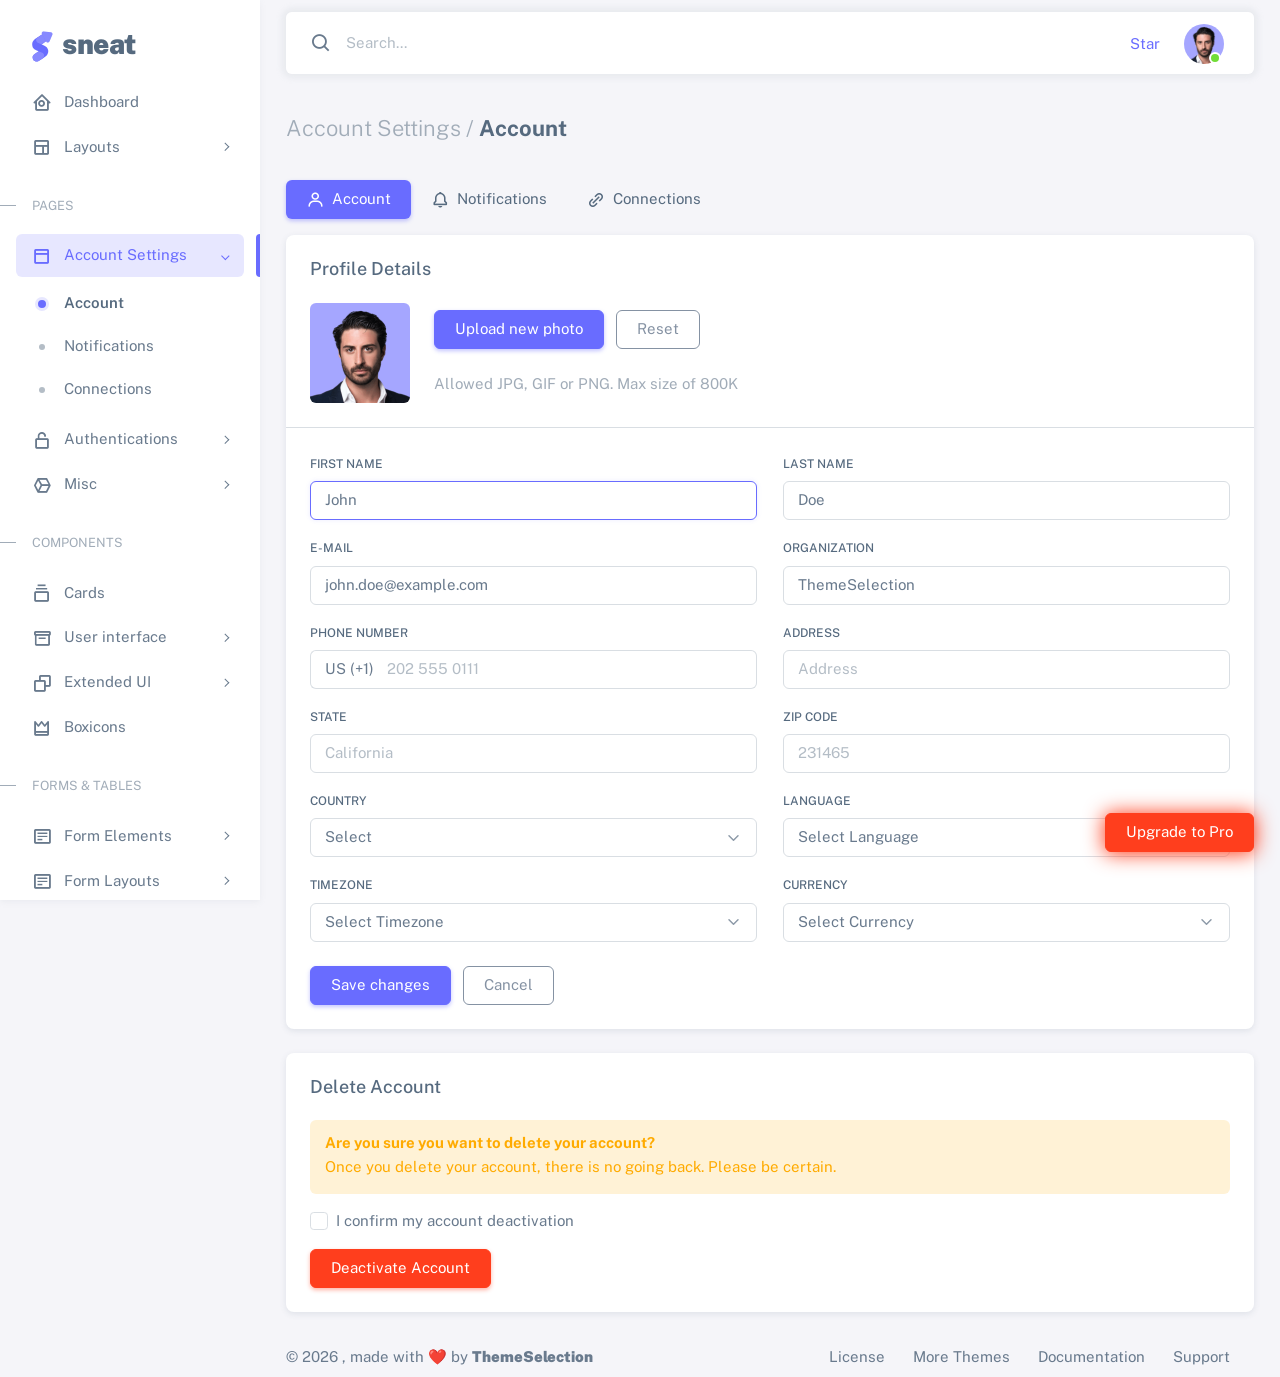
<file: capstone-new/html/pages-account-settings-account.html>
<!DOCTYPE html>

<html
  lang="en"
  class="light-style layout-menu-fixed"
  dir="ltr"
  data-theme="theme-default"
  data-assets-path="../assets/"
  data-template="vertical-menu-template-free"
>
  <head>
    <meta charset="utf-8" />
    <meta
      name="viewport"
      content="width=device-width, initial-scale=1.0, user-scalable=no, minimum-scale=1.0, maximum-scale=1.0"
    />

    <title>Account settings - Account | Sneat - Bootstrap 5 HTML Admin Template - Pro</title>

    <meta name="description" content="" />

    <!-- Favicon -->
    <link rel="icon" type="image/x-icon" href="../assets/img/favicon/favicon.ico" />

    <!-- Fonts -->
    <link rel="preconnect" href="https://fonts.googleapis.com" />
    <link rel="preconnect" href="https://fonts.gstatic.com" crossorigin />
    <link
      href="https://fonts.googleapis.com/css2?family=Public+Sans:ital,wght@0,300;0,400;0,500;0,600;0,700;1,300;1,400;1,500;1,600;1,700&display=swap"
      rel="stylesheet"
    />

    <!-- Icons. Uncomment required icon fonts -->
    <link rel="stylesheet" href="../assets/vendor/fonts/boxicons.css" />

    <!-- Core CSS -->
    <link rel="stylesheet" href="../assets/vendor/css/core.css" class="template-customizer-core-css" />
    <link rel="stylesheet" href="../assets/vendor/css/theme-default.css" class="template-customizer-theme-css" />
    <link rel="stylesheet" href="../assets/css/demo.css" />

    <!-- Vendors CSS -->
    <link rel="stylesheet" href="../assets/vendor/libs/perfect-scrollbar/perfect-scrollbar.css" />

    <!-- Page CSS -->

    <!-- Helpers -->
    <script src="../assets/vendor/js/helpers.js"></script>

    <!--! Template customizer & Theme config files MUST be included after core stylesheets and helpers.js in the <head> section -->
    <!--? Config:  Mandatory theme config file contain global vars & default theme options, Set your preferred theme option in this file.  -->
    <script src="../assets/js/config.js"></script>
  </head>

  <body>
    <!-- Layout wrapper -->
    <div class="layout-wrapper layout-content-navbar">
      <div class="layout-container">
        <!-- Menu -->

        <aside id="layout-menu" class="layout-menu menu-vertical menu bg-menu-theme">
          <div class="app-brand demo">
            <a href="index.html" class="app-brand-link">
              <span class="app-brand-logo demo">
                <svg
                  width="25"
                  viewBox="0 0 25 42"
                  version="1.1"
                  xmlns="http://www.w3.org/2000/svg"
                  xmlns:xlink="http://www.w3.org/1999/xlink"
                >
                  <defs>
                    <path
                      d="M13.7918663,0.358365126 L3.39788168,7.44174259 C0.566865006,9.69408886 -0.379795268,12.4788597 0.557900856,15.7960551 C0.68998853,16.2305145 1.09562888,17.7872135 3.12357076,19.2293357 C3.8146334,19.7207684 5.32369333,20.3834223 7.65075054,21.2172976 L7.59773219,21.2525164 L2.63468769,24.5493413 C0.445452254,26.3002124 0.0884951797,28.5083815 1.56381646,31.1738486 C2.83770406,32.8170431 5.20850219,33.2640127 7.09180128,32.5391577 C8.347334,32.0559211 11.4559176,30.0011079 16.4175519,26.3747182 C18.0338572,24.4997857 18.6973423,22.4544883 18.4080071,20.2388261 C17.963753,17.5346866 16.1776345,15.5799961 13.0496516,14.3747546 L10.9194936,13.4715819 L18.6192054,7.984237 L13.7918663,0.358365126 Z"
                      id="path-1"
                    ></path>
                    <path
                      d="M5.47320593,6.00457225 C4.05321814,8.216144 4.36334763,10.0722806 6.40359441,11.5729822 C8.61520715,12.571656 10.0999176,13.2171421 10.8577257,13.5094407 L15.5088241,14.433041 L18.6192054,7.984237 C15.5364148,3.11535317 13.9273018,0.573395879 13.7918663,0.358365126 C13.5790555,0.511491653 10.8061687,2.3935607 5.47320593,6.00457225 Z"
                      id="path-3"
                    ></path>
                    <path
                      d="M7.50063644,21.2294429 L12.3234468,23.3159332 C14.1688022,24.7579751 14.397098,26.4880487 13.008334,28.506154 C11.6195701,30.5242593 10.3099883,31.790241 9.07958868,32.3040991 C5.78142938,33.4346997 4.13234973,34 4.13234973,34 C4.13234973,34 2.75489982,33.0538207 2.37032616e-14,31.1614621 C-0.55822714,27.8186216 -0.55822714,26.0572515 -4.05231404e-15,25.8773518 C0.83734071,25.6075023 2.77988457,22.8248993 3.3049379,22.52991 C3.65497346,22.3332504 5.05353963,21.8997614 7.50063644,21.2294429 Z"
                      id="path-4"
                    ></path>
                    <path
                      d="M20.6,7.13333333 L25.6,13.8 C26.2627417,14.6836556 26.0836556,15.9372583 25.2,16.6 C24.8538077,16.8596443 24.4327404,17 24,17 L14,17 C12.8954305,17 12,16.1045695 12,15 C12,14.5672596 12.1403557,14.1461923 12.4,13.8 L17.4,7.13333333 C18.0627417,6.24967773 19.3163444,6.07059163 20.2,6.73333333 C20.3516113,6.84704183 20.4862915,6.981722 20.6,7.13333333 Z"
                      id="path-5"
                    ></path>
                  </defs>
                  <g id="g-app-brand" stroke="none" stroke-width="1" fill="none" fill-rule="evenodd">
                    <g id="Brand-Logo" transform="translate(-27.000000, -15.000000)">
                      <g id="Icon" transform="translate(27.000000, 15.000000)">
                        <g id="Mask" transform="translate(0.000000, 8.000000)">
                          <mask id="mask-2" fill="white">
                            <use xlink:href="#path-1"></use>
                          </mask>
                          <use fill="#696cff" xlink:href="#path-1"></use>
                          <g id="Path-3" mask="url(#mask-2)">
                            <use fill="#696cff" xlink:href="#path-3"></use>
                            <use fill-opacity="0.2" fill="#FFFFFF" xlink:href="#path-3"></use>
                          </g>
                          <g id="Path-4" mask="url(#mask-2)">
                            <use fill="#696cff" xlink:href="#path-4"></use>
                            <use fill-opacity="0.2" fill="#FFFFFF" xlink:href="#path-4"></use>
                          </g>
                        </g>
                        <g
                          id="Triangle"
                          transform="translate(19.000000, 11.000000) rotate(-300.000000) translate(-19.000000, -11.000000) "
                        >
                          <use fill="#696cff" xlink:href="#path-5"></use>
                          <use fill-opacity="0.2" fill="#FFFFFF" xlink:href="#path-5"></use>
                        </g>
                      </g>
                    </g>
                  </g>
                </svg>
              </span>
              <span class="app-brand-text demo menu-text fw-bolder ms-2">Sneat</span>
            </a>

            <a href="javascript:void(0);" class="layout-menu-toggle menu-link text-large ms-auto d-block d-xl-none">
              <i class="bx bx-chevron-left bx-sm align-middle"></i>
            </a>
          </div>

          <div class="menu-inner-shadow"></div>

          <ul class="menu-inner py-1">
            <!-- Dashboard -->
            <li class="menu-item">
              <a href="index.html" class="menu-link">
                <i class="menu-icon tf-icons bx bx-home-circle"></i>
                <div data-i18n="Analytics">Dashboard</div>
              </a>
            </li>

            <!-- Layouts -->
            <li class="menu-item">
              <a href="javascript:void(0);" class="menu-link menu-toggle">
                <i class="menu-icon tf-icons bx bx-layout"></i>
                <div data-i18n="Layouts">Layouts</div>
              </a>

              <ul class="menu-sub">
                <li class="menu-item">
                  <a href="layouts-without-menu.html" class="menu-link">
                    <div data-i18n="Without menu">Without menu</div>
                  </a>
                </li>
                <li class="menu-item">
                  <a href="layouts-without-navbar.html" class="menu-link">
                    <div data-i18n="Without navbar">Without navbar</div>
                  </a>
                </li>
                <li class="menu-item">
                  <a href="layouts-container.html" class="menu-link">
                    <div data-i18n="Container">Container</div>
                  </a>
                </li>
                <li class="menu-item">
                  <a href="layouts-fluid.html" class="menu-link">
                    <div data-i18n="Fluid">Fluid</div>
                  </a>
                </li>
                <li class="menu-item">
                  <a href="layouts-blank.html" class="menu-link">
                    <div data-i18n="Blank">Blank</div>
                  </a>
                </li>
              </ul>
            </li>

            <li class="menu-header small text-uppercase">
              <span class="menu-header-text">Pages</span>
            </li>
            <li class="menu-item active open">
              <a href="javascript:void(0);" class="menu-link menu-toggle">
                <i class="menu-icon tf-icons bx bx-dock-top"></i>
                <div data-i18n="Account Settings">Account Settings</div>
              </a>
              <ul class="menu-sub">
                <li class="menu-item active">
                  <a href="pages-account-settings-account.html" class="menu-link">
                    <div data-i18n="Account">Account</div>
                  </a>
                </li>
                <li class="menu-item">
                  <a href="pages-account-settings-notifications.html" class="menu-link">
                    <div data-i18n="Notifications">Notifications</div>
                  </a>
                </li>
                <li class="menu-item">
                  <a href="pages-account-settings-connections.html" class="menu-link">
                    <div data-i18n="Connections">Connections</div>
                  </a>
                </li>
              </ul>
            </li>
            <li class="menu-item">
              <a href="javascript:void(0);" class="menu-link menu-toggle">
                <i class="menu-icon tf-icons bx bx-lock-open-alt"></i>
                <div data-i18n="Authentications">Authentications</div>
              </a>
              <ul class="menu-sub">
                <li class="menu-item">
                  <a href="auth-login-basic.html" class="menu-link" target="_blank">
                    <div data-i18n="Basic">Login</div>
                  </a>
                </li>
                <li class="menu-item">
                  <a href="auth-register-basic.html" class="menu-link" target="_blank">
                    <div data-i18n="Basic">Register</div>
                  </a>
                </li>
                <li class="menu-item">
                  <a href="auth-forgot-password-basic.html" class="menu-link" target="_blank">
                    <div data-i18n="Basic">Forgot Password</div>
                  </a>
                </li>
              </ul>
            </li>
            <li class="menu-item">
              <a href="javascript:void(0);" class="menu-link menu-toggle">
                <i class="menu-icon tf-icons bx bx-cube-alt"></i>
                <div data-i18n="Misc">Misc</div>
              </a>
              <ul class="menu-sub">
                <li class="menu-item">
                  <a href="pages-misc-error.html" class="menu-link">
                    <div data-i18n="Error">Error</div>
                  </a>
                </li>
                <li class="menu-item">
                  <a href="pages-misc-under-maintenance.html" class="menu-link">
                    <div data-i18n="Under Maintenance">Under Maintenance</div>
                  </a>
                </li>
              </ul>
            </li>
            <!-- Components -->
            <li class="menu-header small text-uppercase"><span class="menu-header-text">Components</span></li>
            <!-- Cards -->
            <li class="menu-item">
              <a href="cards-basic.html" class="menu-link">
                <i class="menu-icon tf-icons bx bx-collection"></i>
                <div data-i18n="Basic">Cards</div>
              </a>
            </li>
            <!-- User interface -->
            <li class="menu-item">
              <a href="javascript:void(0)" class="menu-link menu-toggle">
                <i class="menu-icon tf-icons bx bx-box"></i>
                <div data-i18n="User interface">User interface</div>
              </a>
              <ul class="menu-sub">
                <li class="menu-item">
                  <a href="ui-accordion.html" class="menu-link">
                    <div data-i18n="Accordion">Accordion</div>
                  </a>
                </li>
                <li class="menu-item">
                  <a href="ui-alerts.html" class="menu-link">
                    <div data-i18n="Alerts">Alerts</div>
                  </a>
                </li>
                <li class="menu-item">
                  <a href="ui-badges.html" class="menu-link">
                    <div data-i18n="Badges">Badges</div>
                  </a>
                </li>
                <li class="menu-item">
                  <a href="ui-buttons.html" class="menu-link">
                    <div data-i18n="Buttons">Buttons</div>
                  </a>
                </li>
                <li class="menu-item">
                  <a href="ui-carousel.html" class="menu-link">
                    <div data-i18n="Carousel">Carousel</div>
                  </a>
                </li>
                <li class="menu-item">
                  <a href="ui-collapse.html" class="menu-link">
                    <div data-i18n="Collapse">Collapse</div>
                  </a>
                </li>
                <li class="menu-item">
                  <a href="ui-dropdowns.html" class="menu-link">
                    <div data-i18n="Dropdowns">Dropdowns</div>
                  </a>
                </li>
                <li class="menu-item">
                  <a href="ui-footer.html" class="menu-link">
                    <div data-i18n="Footer">Footer</div>
                  </a>
                </li>
                <li class="menu-item">
                  <a href="ui-list-groups.html" class="menu-link">
                    <div data-i18n="List Groups">List groups</div>
                  </a>
                </li>
                <li class="menu-item">
                  <a href="ui-modals.html" class="menu-link">
                    <div data-i18n="Modals">Modals</div>
                  </a>
                </li>
                <li class="menu-item">
                  <a href="ui-navbar.html" class="menu-link">
                    <div data-i18n="Navbar">Navbar</div>
                  </a>
                </li>
                <li class="menu-item">
                  <a href="ui-offcanvas.html" class="menu-link">
                    <div data-i18n="Offcanvas">Offcanvas</div>
                  </a>
                </li>
                <li class="menu-item">
                  <a href="ui-pagination-breadcrumbs.html" class="menu-link">
                    <div data-i18n="Pagination &amp; Breadcrumbs">Pagination &amp; Breadcrumbs</div>
                  </a>
                </li>
                <li class="menu-item">
                  <a href="ui-progress.html" class="menu-link">
                    <div data-i18n="Progress">Progress</div>
                  </a>
                </li>
                <li class="menu-item">
                  <a href="ui-spinners.html" class="menu-link">
                    <div data-i18n="Spinners">Spinners</div>
                  </a>
                </li>
                <li class="menu-item">
                  <a href="ui-tabs-pills.html" class="menu-link">
                    <div data-i18n="Tabs &amp; Pills">Tabs &amp; Pills</div>
                  </a>
                </li>
                <li class="menu-item">
                  <a href="ui-toasts.html" class="menu-link">
                    <div data-i18n="Toasts">Toasts</div>
                  </a>
                </li>
                <li class="menu-item">
                  <a href="ui-tooltips-popovers.html" class="menu-link">
                    <div data-i18n="Tooltips & Popovers">Tooltips &amp; popovers</div>
                  </a>
                </li>
                <li class="menu-item">
                  <a href="ui-typography.html" class="menu-link">
                    <div data-i18n="Typography">Typography</div>
                  </a>
                </li>
              </ul>
            </li>

            <!-- Extended components -->
            <li class="menu-item">
              <a href="javascript:void(0)" class="menu-link menu-toggle">
                <i class="menu-icon tf-icons bx bx-copy"></i>
                <div data-i18n="Extended UI">Extended UI</div>
              </a>
              <ul class="menu-sub">
                <li class="menu-item">
                  <a href="extended-ui-perfect-scrollbar.html" class="menu-link">
                    <div data-i18n="Perfect Scrollbar">Perfect scrollbar</div>
                  </a>
                </li>
                <li class="menu-item">
                  <a href="extended-ui-text-divider.html" class="menu-link">
                    <div data-i18n="Text Divider">Text Divider</div>
                  </a>
                </li>
              </ul>
            </li>

            <li class="menu-item">
              <a href="icons-boxicons.html" class="menu-link">
                <i class="menu-icon tf-icons bx bx-crown"></i>
                <div data-i18n="Boxicons">Boxicons</div>
              </a>
            </li>

            <!-- Forms & Tables -->
            <li class="menu-header small text-uppercase"><span class="menu-header-text">Forms &amp; Tables</span></li>
            <!-- Forms -->
            <li class="menu-item">
              <a href="javascript:void(0);" class="menu-link menu-toggle">
                <i class="menu-icon tf-icons bx bx-detail"></i>
                <div data-i18n="Form Elements">Form Elements</div>
              </a>
              <ul class="menu-sub">
                <li class="menu-item">
                  <a href="forms-basic-inputs.html" class="menu-link">
                    <div data-i18n="Basic Inputs">Basic Inputs</div>
                  </a>
                </li>
                <li class="menu-item">
                  <a href="forms-input-groups.html" class="menu-link">
                    <div data-i18n="Input groups">Input groups</div>
                  </a>
                </li>
              </ul>
            </li>
            <li class="menu-item">
              <a href="javascript:void(0);" class="menu-link menu-toggle">
                <i class="menu-icon tf-icons bx bx-detail"></i>
                <div data-i18n="Form Layouts">Form Layouts</div>
              </a>
              <ul class="menu-sub">
                <li class="menu-item">
                  <a href="form-layouts-vertical.html" class="menu-link">
                    <div data-i18n="Vertical Form">Vertical Form</div>
                  </a>
                </li>
                <li class="menu-item">
                  <a href="form-layouts-horizontal.html" class="menu-link">
                    <div data-i18n="Horizontal Form">Horizontal Form</div>
                  </a>
                </li>
              </ul>
            </li>
            <!-- Tables -->
            <li class="menu-item">
              <a href="tables-basic.html" class="menu-link">
                <i class="menu-icon tf-icons bx bx-table"></i>
                <div data-i18n="Tables">Tables</div>
              </a>
            </li>
            <!-- Misc -->
            <li class="menu-header small text-uppercase"><span class="menu-header-text">Misc</span></li>
            <li class="menu-item">
              <a
                href="https://github.com/themeselection/sneat-html-admin-template-free/issues"
                target="_blank"
                class="menu-link"
              >
                <i class="menu-icon tf-icons bx bx-support"></i>
                <div data-i18n="Support">Support</div>
              </a>
            </li>
            <li class="menu-item">
              <a
                href="https://themeselection.com/demo/sneat-bootstrap-html-admin-template/documentation/"
                target="_blank"
                class="menu-link"
              >
                <i class="menu-icon tf-icons bx bx-file"></i>
                <div data-i18n="Documentation">Documentation</div>
              </a>
            </li>
          </ul>
        </aside>
        <!-- / Menu -->

        <!-- Layout container -->
        <div class="layout-page">
          <!-- Navbar -->

          <nav
            class="layout-navbar container-xxl navbar navbar-expand-xl navbar-detached align-items-center bg-navbar-theme"
            id="layout-navbar"
          >
            <div class="layout-menu-toggle navbar-nav align-items-xl-center me-3 me-xl-0 d-xl-none">
              <a class="nav-item nav-link px-0 me-xl-4" href="javascript:void(0)">
                <i class="bx bx-menu bx-sm"></i>
              </a>
            </div>

            <div class="navbar-nav-right d-flex align-items-center" id="navbar-collapse">
              <!-- Search -->
              <div class="navbar-nav align-items-center">
                <div class="nav-item d-flex align-items-center">
                  <i class="bx bx-search fs-4 lh-0"></i>
                  <input
                    type="text"
                    class="form-control border-0 shadow-none"
                    placeholder="Search..."
                    aria-label="Search..."
                  />
                </div>
              </div>
              <!-- /Search -->

              <ul class="navbar-nav flex-row align-items-center ms-auto">
                <!-- Place this tag where you want the button to render. -->
                <li class="nav-item lh-1 me-3">
                  <a
                    class="github-button"
                    href="https://github.com/themeselection/sneat-html-admin-template-free"
                    data-icon="octicon-star"
                    data-size="large"
                    data-show-count="true"
                    aria-label="Star themeselection/sneat-html-admin-template-free on GitHub"
                    >Star</a
                  >
                </li>

                <!-- User -->
                <li class="nav-item navbar-dropdown dropdown-user dropdown">
                  <a class="nav-link dropdown-toggle hide-arrow" href="javascript:void(0);" data-bs-toggle="dropdown">
                    <div class="avatar avatar-online">
                      <img src="../assets/img/avatars/1.png" alt class="w-px-40 h-auto rounded-circle" />
                    </div>
                  </a>
                  <ul class="dropdown-menu dropdown-menu-end">
                    <li>
                      <a class="dropdown-item" href="#">
                        <div class="d-flex">
                          <div class="flex-shrink-0 me-3">
                            <div class="avatar avatar-online">
                              <img src="../assets/img/avatars/1.png" alt class="w-px-40 h-auto rounded-circle" />
                            </div>
                          </div>
                          <div class="flex-grow-1">
                            <span class="fw-semibold d-block">John Doe</span>
                            <small class="text-muted">Admin</small>
                          </div>
                        </div>
                      </a>
                    </li>
                    <li>
                      <div class="dropdown-divider"></div>
                    </li>
                    <li>
                      <a class="dropdown-item" href="#">
                        <i class="bx bx-user me-2"></i>
                        <span class="align-middle">My Profile</span>
                      </a>
                    </li>
                    <li>
                      <a class="dropdown-item" href="#">
                        <i class="bx bx-cog me-2"></i>
                        <span class="align-middle">Settings</span>
                      </a>
                    </li>
                    <li>
                      <a class="dropdown-item" href="#">
                        <span class="d-flex align-items-center align-middle">
                          <i class="flex-shrink-0 bx bx-credit-card me-2"></i>
                          <span class="flex-grow-1 align-middle">Billing</span>
                          <span class="flex-shrink-0 badge badge-center rounded-pill bg-danger w-px-20 h-px-20">4</span>
                        </span>
                      </a>
                    </li>
                    <li>
                      <div class="dropdown-divider"></div>
                    </li>
                    <li>
                      <a class="dropdown-item" href="auth-login-basic.html">
                        <i class="bx bx-power-off me-2"></i>
                        <span class="align-middle">Log Out</span>
                      </a>
                    </li>
                  </ul>
                </li>
                <!--/ User -->
              </ul>
            </div>
          </nav>

          <!-- / Navbar -->

          <!-- Content wrapper -->
          <div class="content-wrapper">
            <!-- Content -->

            <div class="container-xxl flex-grow-1 container-p-y">
              <h4 class="fw-bold py-3 mb-4"><span class="text-muted fw-light">Account Settings /</span> Account</h4>

              <div class="row">
                <div class="col-md-12">
                  <ul class="nav nav-pills flex-column flex-md-row mb-3">
                    <li class="nav-item">
                      <a class="nav-link active" href="javascript:void(0);"><i class="bx bx-user me-1"></i> Account</a>
                    </li>
                    <li class="nav-item">
                      <a class="nav-link" href="pages-account-settings-notifications.html"
                        ><i class="bx bx-bell me-1"></i> Notifications</a
                      >
                    </li>
                    <li class="nav-item">
                      <a class="nav-link" href="pages-account-settings-connections.html"
                        ><i class="bx bx-link-alt me-1"></i> Connections</a
                      >
                    </li>
                  </ul>
                  <div class="card mb-4">
                    <h5 class="card-header">Profile Details</h5>
                    <!-- Account -->
                    <div class="card-body">
                      <div class="d-flex align-items-start align-items-sm-center gap-4">
                        <img
                          src="../assets/img/avatars/1.png"
                          alt="user-avatar"
                          class="d-block rounded"
                          height="100"
                          width="100"
                          id="uploadedAvatar"
                        />
                        <div class="button-wrapper">
                          <label for="upload" class="btn btn-primary me-2 mb-4" tabindex="0">
                            <span class="d-none d-sm-block">Upload new photo</span>
                            <i class="bx bx-upload d-block d-sm-none"></i>
                            <input
                              type="file"
                              id="upload"
                              class="account-file-input"
                              hidden
                              accept="image/png, image/jpeg"
                            />
                          </label>
                          <button type="button" class="btn btn-outline-secondary account-image-reset mb-4">
                            <i class="bx bx-reset d-block d-sm-none"></i>
                            <span class="d-none d-sm-block">Reset</span>
                          </button>

                          <p class="text-muted mb-0">Allowed JPG, GIF or PNG. Max size of 800K</p>
                        </div>
                      </div>
                    </div>
                    <hr class="my-0" />
                    <div class="card-body">
                      <form id="formAccountSettings" method="POST" onsubmit="return false">
                        <div class="row">
                          <div class="mb-3 col-md-6">
                            <label for="firstName" class="form-label">First Name</label>
                            <input
                              class="form-control"
                              type="text"
                              id="firstName"
                              name="firstName"
                              value="John"
                              autofocus
                            />
                          </div>
                          <div class="mb-3 col-md-6">
                            <label for="lastName" class="form-label">Last Name</label>
                            <input class="form-control" type="text" name="lastName" id="lastName" value="Doe" />
                          </div>
                          <div class="mb-3 col-md-6">
                            <label for="email" class="form-label">E-mail</label>
                            <input
                              class="form-control"
                              type="text"
                              id="email"
                              name="email"
                              value="john.doe@example.com"
                              placeholder="john.doe@example.com"
                            />
                          </div>
                          <div class="mb-3 col-md-6">
                            <label for="organization" class="form-label">Organization</label>
                            <input
                              type="text"
                              class="form-control"
                              id="organization"
                              name="organization"
                              value="ThemeSelection"
                            />
                          </div>
                          <div class="mb-3 col-md-6">
                            <label class="form-label" for="phoneNumber">Phone Number</label>
                            <div class="input-group input-group-merge">
                              <span class="input-group-text">US (+1)</span>
                              <input
                                type="text"
                                id="phoneNumber"
                                name="phoneNumber"
                                class="form-control"
                                placeholder="202 555 0111"
                              />
                            </div>
                          </div>
                          <div class="mb-3 col-md-6">
                            <label for="address" class="form-label">Address</label>
                            <input type="text" class="form-control" id="address" name="address" placeholder="Address" />
                          </div>
                          <div class="mb-3 col-md-6">
                            <label for="state" class="form-label">State</label>
                            <input class="form-control" type="text" id="state" name="state" placeholder="California" />
                          </div>
                          <div class="mb-3 col-md-6">
                            <label for="zipCode" class="form-label">Zip Code</label>
                            <input
                              type="text"
                              class="form-control"
                              id="zipCode"
                              name="zipCode"
                              placeholder="231465"
                              maxlength="6"
                            />
                          </div>
                          <div class="mb-3 col-md-6">
                            <label class="form-label" for="country">Country</label>
                            <select id="country" class="select2 form-select">
                              <option value="">Select</option>
                              <option value="Australia">Australia</option>
                              <option value="Bangladesh">Bangladesh</option>
                              <option value="Belarus">Belarus</option>
                              <option value="Brazil">Brazil</option>
                              <option value="Canada">Canada</option>
                              <option value="China">China</option>
                              <option value="France">France</option>
                              <option value="Germany">Germany</option>
                              <option value="India">India</option>
                              <option value="Indonesia">Indonesia</option>
                              <option value="Israel">Israel</option>
                              <option value="Italy">Italy</option>
                              <option value="Japan">Japan</option>
                              <option value="Korea">Korea, Republic of</option>
                              <option value="Mexico">Mexico</option>
                              <option value="Philippines">Philippines</option>
                              <option value="Russia">Russian Federation</option>
                              <option value="South Africa">South Africa</option>
                              <option value="Thailand">Thailand</option>
                              <option value="Turkey">Turkey</option>
                              <option value="Ukraine">Ukraine</option>
                              <option value="United Arab Emirates">United Arab Emirates</option>
                              <option value="United Kingdom">United Kingdom</option>
                              <option value="United States">United States</option>
                            </select>
                          </div>
                          <div class="mb-3 col-md-6">
                            <label for="language" class="form-label">Language</label>
                            <select id="language" class="select2 form-select">
                              <option value="">Select Language</option>
                              <option value="en">English</option>
                              <option value="fr">French</option>
                              <option value="de">German</option>
                              <option value="pt">Portuguese</option>
                            </select>
                          </div>
                          <div class="mb-3 col-md-6">
                            <label for="timeZones" class="form-label">Timezone</label>
                            <select id="timeZones" class="select2 form-select">
                              <option value="">Select Timezone</option>
                              <option value="-12">(GMT-12:00) International Date Line West</option>
                              <option value="-11">(GMT-11:00) Midway Island, Samoa</option>
                              <option value="-10">(GMT-10:00) Hawaii</option>
                              <option value="-9">(GMT-09:00) Alaska</option>
                              <option value="-8">(GMT-08:00) Pacific Time (US & Canada)</option>
                              <option value="-8">(GMT-08:00) Tijuana, Baja California</option>
                              <option value="-7">(GMT-07:00) Arizona</option>
                              <option value="-7">(GMT-07:00) Chihuahua, La Paz, Mazatlan</option>
                              <option value="-7">(GMT-07:00) Mountain Time (US & Canada)</option>
                              <option value="-6">(GMT-06:00) Central America</option>
                              <option value="-6">(GMT-06:00) Central Time (US & Canada)</option>
                              <option value="-6">(GMT-06:00) Guadalajara, Mexico City, Monterrey</option>
                              <option value="-6">(GMT-06:00) Saskatchewan</option>
                              <option value="-5">(GMT-05:00) Bogota, Lima, Quito, Rio Branco</option>
                              <option value="-5">(GMT-05:00) Eastern Time (US & Canada)</option>
                              <option value="-5">(GMT-05:00) Indiana (East)</option>
                              <option value="-4">(GMT-04:00) Atlantic Time (Canada)</option>
                              <option value="-4">(GMT-04:00) Caracas, La Paz</option>
                            </select>
                          </div>
                          <div class="mb-3 col-md-6">
                            <label for="currency" class="form-label">Currency</label>
                            <select id="currency" class="select2 form-select">
                              <option value="">Select Currency</option>
                              <option value="usd">USD</option>
                              <option value="euro">Euro</option>
                              <option value="pound">Pound</option>
                              <option value="bitcoin">Bitcoin</option>
                            </select>
                          </div>
                        </div>
                        <div class="mt-2">
                          <button type="submit" class="btn btn-primary me-2">Save changes</button>
                          <button type="reset" class="btn btn-outline-secondary">Cancel</button>
                        </div>
                      </form>
                    </div>
                    <!-- /Account -->
                  </div>
                  <div class="card">
                    <h5 class="card-header">Delete Account</h5>
                    <div class="card-body">
                      <div class="mb-3 col-12 mb-0">
                        <div class="alert alert-warning">
                          <h6 class="alert-heading fw-bold mb-1">Are you sure you want to delete your account?</h6>
                          <p class="mb-0">Once you delete your account, there is no going back. Please be certain.</p>
                        </div>
                      </div>
                      <form id="formAccountDeactivation" onsubmit="return false">
                        <div class="form-check mb-3">
                          <input
                            class="form-check-input"
                            type="checkbox"
                            name="accountActivation"
                            id="accountActivation"
                          />
                          <label class="form-check-label" for="accountActivation"
                            >I confirm my account deactivation</label
                          >
                        </div>
                        <button type="submit" class="btn btn-danger deactivate-account">Deactivate Account</button>
                      </form>
                    </div>
                  </div>
                </div>
              </div>
            </div>
            <!-- / Content -->

            <!-- Footer -->
            <footer class="content-footer footer bg-footer-theme">
              <div class="container-xxl d-flex flex-wrap justify-content-between py-2 flex-md-row flex-column">
                <div class="mb-2 mb-md-0">
                  ©
                  <script>
                    document.write(new Date().getFullYear());
                  </script>
                  , made with ❤️ by
                  <a href="https://themeselection.com" target="_blank" class="footer-link fw-bolder">ThemeSelection</a>
                </div>
                <div>
                  <a href="https://themeselection.com/license/" class="footer-link me-4" target="_blank">License</a>
                  <a href="https://themeselection.com/" target="_blank" class="footer-link me-4">More Themes</a>

                  <a
                    href="https://themeselection.com/demo/sneat-bootstrap-html-admin-template/documentation/"
                    target="_blank"
                    class="footer-link me-4"
                    >Documentation</a
                  >

                  <a
                    href="https://github.com/themeselection/sneat-html-admin-template-free/issues"
                    target="_blank"
                    class="footer-link me-4"
                    >Support</a
                  >
                </div>
              </div>
            </footer>
            <!-- / Footer -->

            <div class="content-backdrop fade"></div>
          </div>
          <!-- Content wrapper -->
        </div>
        <!-- / Layout page -->
      </div>

      <!-- Overlay -->
      <div class="layout-overlay layout-menu-toggle"></div>
    </div>
    <!-- / Layout wrapper -->

    <div class="buy-now">
      <a
        href="https://themeselection.com/products/sneat-bootstrap-html-admin-template/"
        target="_blank"
        class="btn btn-danger btn-buy-now"
        >Upgrade to Pro</a
      >
    </div>

    <!-- Core JS -->
    <!-- build:js assets/vendor/js/core.js -->
    <script src="../assets/vendor/libs/jquery/jquery.js"></script>
    <script src="../assets/vendor/libs/popper/popper.js"></script>
    <script src="../assets/vendor/js/bootstrap.js"></script>
    <script src="../assets/vendor/libs/perfect-scrollbar/perfect-scrollbar.js"></script>

    <script src="../assets/vendor/js/menu.js"></script>
    <!-- endbuild -->

    <!-- Vendors JS -->

    <!-- Main JS -->
    <script src="../assets/js/main.js"></script>

    <!-- Page JS -->
    <script src="../assets/js/pages-account-settings-account.js"></script>

    <!-- Place this tag in your head or just before your close body tag. -->
    <script async defer src="https://buttons.github.io/buttons.js"></script>
  </body>
</html>
</file>
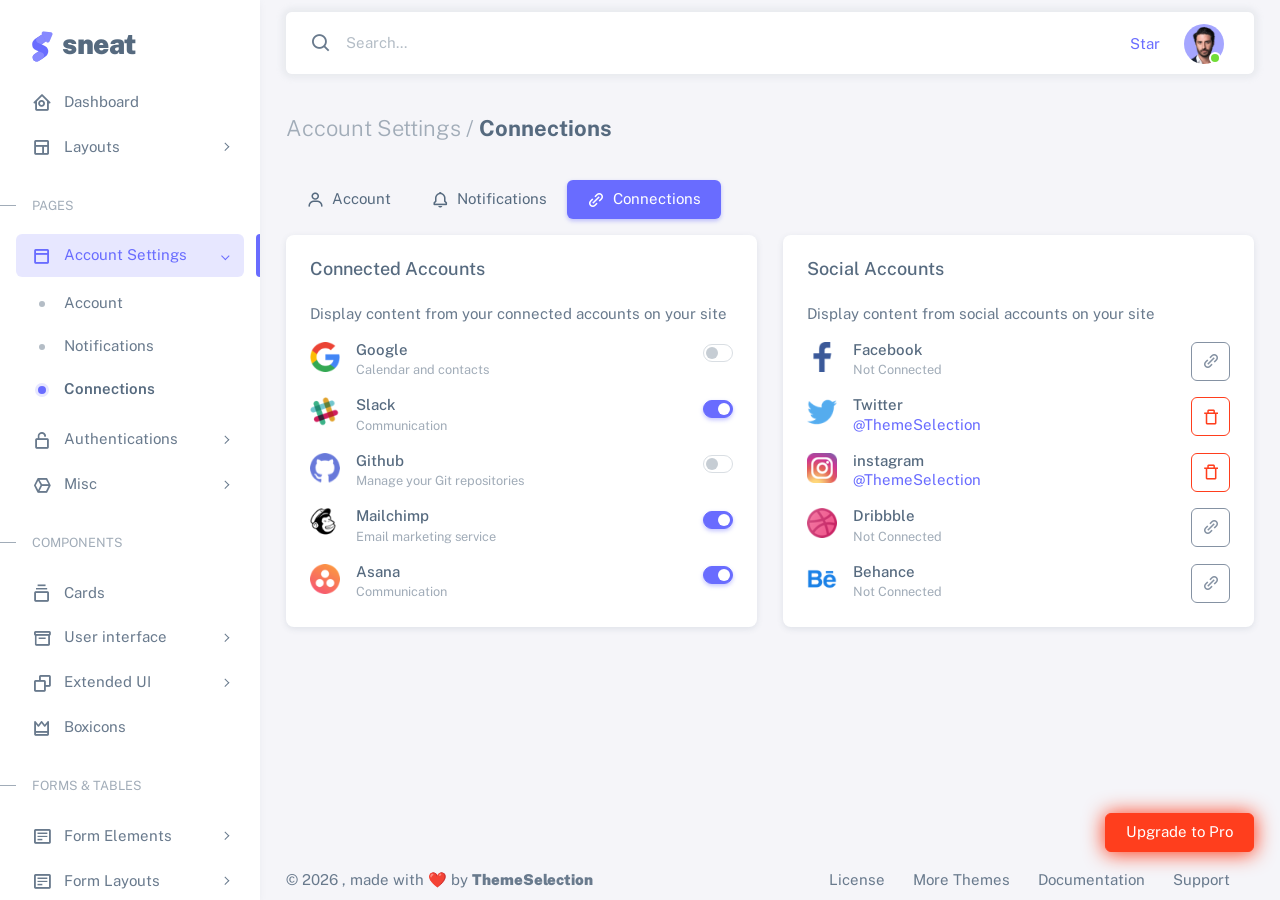
<file: capstone-new/html/pages-account-settings-connections.html>
<!DOCTYPE html>

<html
  lang="en"
  class="light-style layout-menu-fixed"
  dir="ltr"
  data-theme="theme-default"
  data-assets-path="../assets/"
  data-template="vertical-menu-template-free"
>
  <head>
    <meta charset="utf-8" />
    <meta
      name="viewport"
      content="width=device-width, initial-scale=1.0, user-scalable=no, minimum-scale=1.0, maximum-scale=1.0"
    />

    <title>Account settings - Pages | Sneat - Bootstrap 5 HTML Admin Template - Pro</title>

    <meta name="description" content="" />

    <!-- Favicon -->
    <link rel="icon" type="image/x-icon" href="../assets/img/favicon/favicon.ico" />

    <!-- Fonts -->
    <link rel="preconnect" href="https://fonts.googleapis.com" />
    <link rel="preconnect" href="https://fonts.gstatic.com" crossorigin />
    <link
      href="https://fonts.googleapis.com/css2?family=Public+Sans:ital,wght@0,300;0,400;0,500;0,600;0,700;1,300;1,400;1,500;1,600;1,700&display=swap"
      rel="stylesheet"
    />

    <!-- Icons. Uncomment required icon fonts -->
    <link rel="stylesheet" href="../assets/vendor/fonts/boxicons.css" />

    <!-- Core CSS -->
    <link rel="stylesheet" href="../assets/vendor/css/core.css" class="template-customizer-core-css" />
    <link rel="stylesheet" href="../assets/vendor/css/theme-default.css" class="template-customizer-theme-css" />
    <link rel="stylesheet" href="../assets/css/demo.css" />

    <!-- Vendors CSS -->
    <link rel="stylesheet" href="../assets/vendor/libs/perfect-scrollbar/perfect-scrollbar.css" />

    <!-- Page CSS -->

    <!-- Helpers -->
    <script src="../assets/vendor/js/helpers.js"></script>

    <!--! Template customizer & Theme config files MUST be included after core stylesheets and helpers.js in the <head> section -->
    <!--? Config:  Mandatory theme config file contain global vars & default theme options, Set your preferred theme option in this file.  -->
    <script src="../assets/js/config.js"></script>
  </head>

  <body>
    <!-- Layout wrapper -->
    <div class="layout-wrapper layout-content-navbar">
      <div class="layout-container">
        <!-- Menu -->

        <aside id="layout-menu" class="layout-menu menu-vertical menu bg-menu-theme">
          <div class="app-brand demo">
            <a href="index.html" class="app-brand-link">
              <span class="app-brand-logo demo">
                <svg
                  width="25"
                  viewBox="0 0 25 42"
                  version="1.1"
                  xmlns="http://www.w3.org/2000/svg"
                  xmlns:xlink="http://www.w3.org/1999/xlink"
                >
                  <defs>
                    <path
                      d="M13.7918663,0.358365126 L3.39788168,7.44174259 C0.566865006,9.69408886 -0.379795268,12.4788597 0.557900856,15.7960551 C0.68998853,16.2305145 1.09562888,17.7872135 3.12357076,19.2293357 C3.8146334,19.7207684 5.32369333,20.3834223 7.65075054,21.2172976 L7.59773219,21.2525164 L2.63468769,24.5493413 C0.445452254,26.3002124 0.0884951797,28.5083815 1.56381646,31.1738486 C2.83770406,32.8170431 5.20850219,33.2640127 7.09180128,32.5391577 C8.347334,32.0559211 11.4559176,30.0011079 16.4175519,26.3747182 C18.0338572,24.4997857 18.6973423,22.4544883 18.4080071,20.2388261 C17.963753,17.5346866 16.1776345,15.5799961 13.0496516,14.3747546 L10.9194936,13.4715819 L18.6192054,7.984237 L13.7918663,0.358365126 Z"
                      id="path-1"
                    ></path>
                    <path
                      d="M5.47320593,6.00457225 C4.05321814,8.216144 4.36334763,10.0722806 6.40359441,11.5729822 C8.61520715,12.571656 10.0999176,13.2171421 10.8577257,13.5094407 L15.5088241,14.433041 L18.6192054,7.984237 C15.5364148,3.11535317 13.9273018,0.573395879 13.7918663,0.358365126 C13.5790555,0.511491653 10.8061687,2.3935607 5.47320593,6.00457225 Z"
                      id="path-3"
                    ></path>
                    <path
                      d="M7.50063644,21.2294429 L12.3234468,23.3159332 C14.1688022,24.7579751 14.397098,26.4880487 13.008334,28.506154 C11.6195701,30.5242593 10.3099883,31.790241 9.07958868,32.3040991 C5.78142938,33.4346997 4.13234973,34 4.13234973,34 C4.13234973,34 2.75489982,33.0538207 2.37032616e-14,31.1614621 C-0.55822714,27.8186216 -0.55822714,26.0572515 -4.05231404e-15,25.8773518 C0.83734071,25.6075023 2.77988457,22.8248993 3.3049379,22.52991 C3.65497346,22.3332504 5.05353963,21.8997614 7.50063644,21.2294429 Z"
                      id="path-4"
                    ></path>
                    <path
                      d="M20.6,7.13333333 L25.6,13.8 C26.2627417,14.6836556 26.0836556,15.9372583 25.2,16.6 C24.8538077,16.8596443 24.4327404,17 24,17 L14,17 C12.8954305,17 12,16.1045695 12,15 C12,14.5672596 12.1403557,14.1461923 12.4,13.8 L17.4,7.13333333 C18.0627417,6.24967773 19.3163444,6.07059163 20.2,6.73333333 C20.3516113,6.84704183 20.4862915,6.981722 20.6,7.13333333 Z"
                      id="path-5"
                    ></path>
                  </defs>
                  <g id="g-app-brand" stroke="none" stroke-width="1" fill="none" fill-rule="evenodd">
                    <g id="Brand-Logo" transform="translate(-27.000000, -15.000000)">
                      <g id="Icon" transform="translate(27.000000, 15.000000)">
                        <g id="Mask" transform="translate(0.000000, 8.000000)">
                          <mask id="mask-2" fill="white">
                            <use xlink:href="#path-1"></use>
                          </mask>
                          <use fill="#696cff" xlink:href="#path-1"></use>
                          <g id="Path-3" mask="url(#mask-2)">
                            <use fill="#696cff" xlink:href="#path-3"></use>
                            <use fill-opacity="0.2" fill="#FFFFFF" xlink:href="#path-3"></use>
                          </g>
                          <g id="Path-4" mask="url(#mask-2)">
                            <use fill="#696cff" xlink:href="#path-4"></use>
                            <use fill-opacity="0.2" fill="#FFFFFF" xlink:href="#path-4"></use>
                          </g>
                        </g>
                        <g
                          id="Triangle"
                          transform="translate(19.000000, 11.000000) rotate(-300.000000) translate(-19.000000, -11.000000) "
                        >
                          <use fill="#696cff" xlink:href="#path-5"></use>
                          <use fill-opacity="0.2" fill="#FFFFFF" xlink:href="#path-5"></use>
                        </g>
                      </g>
                    </g>
                  </g>
                </svg>
              </span>
              <span class="app-brand-text demo menu-text fw-bolder ms-2">Sneat</span>
            </a>

            <a href="javascript:void(0);" class="layout-menu-toggle menu-link text-large ms-auto d-block d-xl-none">
              <i class="bx bx-chevron-left bx-sm align-middle"></i>
            </a>
          </div>

          <div class="menu-inner-shadow"></div>

          <ul class="menu-inner py-1">
            <!-- Dashboard -->
            <li class="menu-item">
              <a href="index.html" class="menu-link">
                <i class="menu-icon tf-icons bx bx-home-circle"></i>
                <div data-i18n="Analytics">Dashboard</div>
              </a>
            </li>

            <!-- Layouts -->
            <li class="menu-item">
              <a href="javascript:void(0);" class="menu-link menu-toggle">
                <i class="menu-icon tf-icons bx bx-layout"></i>
                <div data-i18n="Layouts">Layouts</div>
              </a>

              <ul class="menu-sub">
                <li class="menu-item">
                  <a href="layouts-without-menu.html" class="menu-link">
                    <div data-i18n="Without menu">Without menu</div>
                  </a>
                </li>
                <li class="menu-item">
                  <a href="layouts-without-navbar.html" class="menu-link">
                    <div data-i18n="Without navbar">Without navbar</div>
                  </a>
                </li>
                <li class="menu-item">
                  <a href="layouts-container.html" class="menu-link">
                    <div data-i18n="Container">Container</div>
                  </a>
                </li>
                <li class="menu-item">
                  <a href="layouts-fluid.html" class="menu-link">
                    <div data-i18n="Fluid">Fluid</div>
                  </a>
                </li>
                <li class="menu-item">
                  <a href="layouts-blank.html" class="menu-link">
                    <div data-i18n="Blank">Blank</div>
                  </a>
                </li>
              </ul>
            </li>

            <li class="menu-header small text-uppercase">
              <span class="menu-header-text">Pages</span>
            </li>
            <li class="menu-item active open">
              <a href="javascript:void(0);" class="menu-link menu-toggle">
                <i class="menu-icon tf-icons bx bx-dock-top"></i>
                <div data-i18n="Account Settings">Account Settings</div>
              </a>
              <ul class="menu-sub">
                <li class="menu-item">
                  <a href="pages-account-settings-account.html" class="menu-link">
                    <div data-i18n="Account">Account</div>
                  </a>
                </li>
                <li class="menu-item">
                  <a href="pages-account-settings-notifications.html" class="menu-link">
                    <div data-i18n="Notifications">Notifications</div>
                  </a>
                </li>
                <li class="menu-item active">
                  <a href="pages-account-settings-connections.html" class="menu-link">
                    <div data-i18n="Connections">Connections</div>
                  </a>
                </li>
              </ul>
            </li>
            <li class="menu-item">
              <a href="javascript:void(0);" class="menu-link menu-toggle">
                <i class="menu-icon tf-icons bx bx-lock-open-alt"></i>
                <div data-i18n="Authentications">Authentications</div>
              </a>
              <ul class="menu-sub">
                <li class="menu-item">
                  <a href="auth-login-basic.html" class="menu-link" target="_blank">
                    <div data-i18n="Basic">Login</div>
                  </a>
                </li>
                <li class="menu-item">
                  <a href="auth-register-basic.html" class="menu-link" target="_blank">
                    <div data-i18n="Basic">Register</div>
                  </a>
                </li>
                <li class="menu-item">
                  <a href="auth-forgot-password-basic.html" class="menu-link" target="_blank">
                    <div data-i18n="Basic">Forgot Password</div>
                  </a>
                </li>
              </ul>
            </li>
            <li class="menu-item">
              <a href="javascript:void(0);" class="menu-link menu-toggle">
                <i class="menu-icon tf-icons bx bx-cube-alt"></i>
                <div data-i18n="Misc">Misc</div>
              </a>
              <ul class="menu-sub">
                <li class="menu-item">
                  <a href="pages-misc-error.html" class="menu-link">
                    <div data-i18n="Error">Error</div>
                  </a>
                </li>
                <li class="menu-item">
                  <a href="pages-misc-under-maintenance.html" class="menu-link">
                    <div data-i18n="Under Maintenance">Under Maintenance</div>
                  </a>
                </li>
              </ul>
            </li>
            <!-- Components -->
            <li class="menu-header small text-uppercase"><span class="menu-header-text">Components</span></li>
            <!-- Cards -->
            <li class="menu-item">
              <a href="cards-basic.html" class="menu-link">
                <i class="menu-icon tf-icons bx bx-collection"></i>
                <div data-i18n="Basic">Cards</div>
              </a>
            </li>
            <!-- User interface -->
            <li class="menu-item">
              <a href="javascript:void(0)" class="menu-link menu-toggle">
                <i class="menu-icon tf-icons bx bx-box"></i>
                <div data-i18n="User interface">User interface</div>
              </a>
              <ul class="menu-sub">
                <li class="menu-item">
                  <a href="ui-accordion.html" class="menu-link">
                    <div data-i18n="Accordion">Accordion</div>
                  </a>
                </li>
                <li class="menu-item">
                  <a href="ui-alerts.html" class="menu-link">
                    <div data-i18n="Alerts">Alerts</div>
                  </a>
                </li>
                <li class="menu-item">
                  <a href="ui-badges.html" class="menu-link">
                    <div data-i18n="Badges">Badges</div>
                  </a>
                </li>
                <li class="menu-item">
                  <a href="ui-buttons.html" class="menu-link">
                    <div data-i18n="Buttons">Buttons</div>
                  </a>
                </li>
                <li class="menu-item">
                  <a href="ui-carousel.html" class="menu-link">
                    <div data-i18n="Carousel">Carousel</div>
                  </a>
                </li>
                <li class="menu-item">
                  <a href="ui-collapse.html" class="menu-link">
                    <div data-i18n="Collapse">Collapse</div>
                  </a>
                </li>
                <li class="menu-item">
                  <a href="ui-dropdowns.html" class="menu-link">
                    <div data-i18n="Dropdowns">Dropdowns</div>
                  </a>
                </li>
                <li class="menu-item">
                  <a href="ui-footer.html" class="menu-link">
                    <div data-i18n="Footer">Footer</div>
                  </a>
                </li>
                <li class="menu-item">
                  <a href="ui-list-groups.html" class="menu-link">
                    <div data-i18n="List Groups">List groups</div>
                  </a>
                </li>
                <li class="menu-item">
                  <a href="ui-modals.html" class="menu-link">
                    <div data-i18n="Modals">Modals</div>
                  </a>
                </li>
                <li class="menu-item">
                  <a href="ui-navbar.html" class="menu-link">
                    <div data-i18n="Navbar">Navbar</div>
                  </a>
                </li>
                <li class="menu-item">
                  <a href="ui-offcanvas.html" class="menu-link">
                    <div data-i18n="Offcanvas">Offcanvas</div>
                  </a>
                </li>
                <li class="menu-item">
                  <a href="ui-pagination-breadcrumbs.html" class="menu-link">
                    <div data-i18n="Pagination &amp; Breadcrumbs">Pagination &amp; Breadcrumbs</div>
                  </a>
                </li>
                <li class="menu-item">
                  <a href="ui-progress.html" class="menu-link">
                    <div data-i18n="Progress">Progress</div>
                  </a>
                </li>
                <li class="menu-item">
                  <a href="ui-spinners.html" class="menu-link">
                    <div data-i18n="Spinners">Spinners</div>
                  </a>
                </li>
                <li class="menu-item">
                  <a href="ui-tabs-pills.html" class="menu-link">
                    <div data-i18n="Tabs &amp; Pills">Tabs &amp; Pills</div>
                  </a>
                </li>
                <li class="menu-item">
                  <a href="ui-toasts.html" class="menu-link">
                    <div data-i18n="Toasts">Toasts</div>
                  </a>
                </li>
                <li class="menu-item">
                  <a href="ui-tooltips-popovers.html" class="menu-link">
                    <div data-i18n="Tooltips & Popovers">Tooltips &amp; popovers</div>
                  </a>
                </li>
                <li class="menu-item">
                  <a href="ui-typography.html" class="menu-link">
                    <div data-i18n="Typography">Typography</div>
                  </a>
                </li>
              </ul>
            </li>

            <!-- Extended components -->
            <li class="menu-item">
              <a href="javascript:void(0)" class="menu-link menu-toggle">
                <i class="menu-icon tf-icons bx bx-copy"></i>
                <div data-i18n="Extended UI">Extended UI</div>
              </a>
              <ul class="menu-sub">
                <li class="menu-item">
                  <a href="extended-ui-perfect-scrollbar.html" class="menu-link">
                    <div data-i18n="Perfect Scrollbar">Perfect scrollbar</div>
                  </a>
                </li>
                <li class="menu-item">
                  <a href="extended-ui-text-divider.html" class="menu-link">
                    <div data-i18n="Text Divider">Text Divider</div>
                  </a>
                </li>
              </ul>
            </li>

            <li class="menu-item">
              <a href="icons-boxicons.html" class="menu-link">
                <i class="menu-icon tf-icons bx bx-crown"></i>
                <div data-i18n="Boxicons">Boxicons</div>
              </a>
            </li>

            <!-- Forms & Tables -->
            <li class="menu-header small text-uppercase"><span class="menu-header-text">Forms &amp; Tables</span></li>
            <!-- Forms -->
            <li class="menu-item">
              <a href="javascript:void(0);" class="menu-link menu-toggle">
                <i class="menu-icon tf-icons bx bx-detail"></i>
                <div data-i18n="Form Elements">Form Elements</div>
              </a>
              <ul class="menu-sub">
                <li class="menu-item">
                  <a href="forms-basic-inputs.html" class="menu-link">
                    <div data-i18n="Basic Inputs">Basic Inputs</div>
                  </a>
                </li>
                <li class="menu-item">
                  <a href="forms-input-groups.html" class="menu-link">
                    <div data-i18n="Input groups">Input groups</div>
                  </a>
                </li>
              </ul>
            </li>
            <li class="menu-item">
              <a href="javascript:void(0);" class="menu-link menu-toggle">
                <i class="menu-icon tf-icons bx bx-detail"></i>
                <div data-i18n="Form Layouts">Form Layouts</div>
              </a>
              <ul class="menu-sub">
                <li class="menu-item">
                  <a href="form-layouts-vertical.html" class="menu-link">
                    <div data-i18n="Vertical Form">Vertical Form</div>
                  </a>
                </li>
                <li class="menu-item">
                  <a href="form-layouts-horizontal.html" class="menu-link">
                    <div data-i18n="Horizontal Form">Horizontal Form</div>
                  </a>
                </li>
              </ul>
            </li>
            <!-- Tables -->
            <li class="menu-item">
              <a href="tables-basic.html" class="menu-link">
                <i class="menu-icon tf-icons bx bx-table"></i>
                <div data-i18n="Tables">Tables</div>
              </a>
            </li>
            <!-- Misc -->
            <li class="menu-header small text-uppercase"><span class="menu-header-text">Misc</span></li>
            <li class="menu-item">
              <a
                href="https://github.com/themeselection/sneat-html-admin-template-free/issues"
                target="_blank"
                class="menu-link"
              >
                <i class="menu-icon tf-icons bx bx-support"></i>
                <div data-i18n="Support">Support</div>
              </a>
            </li>
            <li class="menu-item">
              <a
                href="https://themeselection.com/demo/sneat-bootstrap-html-admin-template/documentation/"
                target="_blank"
                class="menu-link"
              >
                <i class="menu-icon tf-icons bx bx-file"></i>
                <div data-i18n="Documentation">Documentation</div>
              </a>
            </li>
          </ul>
        </aside>
        <!-- / Menu -->

        <!-- Layout container -->
        <div class="layout-page">
          <!-- Navbar -->

          <nav
            class="layout-navbar container-xxl navbar navbar-expand-xl navbar-detached align-items-center bg-navbar-theme"
            id="layout-navbar"
          >
            <div class="layout-menu-toggle navbar-nav align-items-xl-center me-3 me-xl-0 d-xl-none">
              <a class="nav-item nav-link px-0 me-xl-4" href="javascript:void(0)">
                <i class="bx bx-menu bx-sm"></i>
              </a>
            </div>

            <div class="navbar-nav-right d-flex align-items-center" id="navbar-collapse">
              <!-- Search -->
              <div class="navbar-nav align-items-center">
                <div class="nav-item d-flex align-items-center">
                  <i class="bx bx-search fs-4 lh-0"></i>
                  <input
                    type="text"
                    class="form-control border-0 shadow-none"
                    placeholder="Search..."
                    aria-label="Search..."
                  />
                </div>
              </div>
              <!-- /Search -->

              <ul class="navbar-nav flex-row align-items-center ms-auto">
                <!-- Place this tag where you want the button to render. -->
                <li class="nav-item lh-1 me-3">
                  <a
                    class="github-button"
                    href="https://github.com/themeselection/sneat-html-admin-template-free"
                    data-icon="octicon-star"
                    data-size="large"
                    data-show-count="true"
                    aria-label="Star themeselection/sneat-html-admin-template-free on GitHub"
                    >Star</a
                  >
                </li>

                <!-- User -->
                <li class="nav-item navbar-dropdown dropdown-user dropdown">
                  <a class="nav-link dropdown-toggle hide-arrow" href="javascript:void(0);" data-bs-toggle="dropdown">
                    <div class="avatar avatar-online">
                      <img src="../assets/img/avatars/1.png" alt class="w-px-40 h-auto rounded-circle" />
                    </div>
                  </a>
                  <ul class="dropdown-menu dropdown-menu-end">
                    <li>
                      <a class="dropdown-item" href="#">
                        <div class="d-flex">
                          <div class="flex-shrink-0 me-3">
                            <div class="avatar avatar-online">
                              <img src="../assets/img/avatars/1.png" alt class="w-px-40 h-auto rounded-circle" />
                            </div>
                          </div>
                          <div class="flex-grow-1">
                            <span class="fw-semibold d-block">John Doe</span>
                            <small class="text-muted">Admin</small>
                          </div>
                        </div>
                      </a>
                    </li>
                    <li>
                      <div class="dropdown-divider"></div>
                    </li>
                    <li>
                      <a class="dropdown-item" href="#">
                        <i class="bx bx-user me-2"></i>
                        <span class="align-middle">My Profile</span>
                      </a>
                    </li>
                    <li>
                      <a class="dropdown-item" href="#">
                        <i class="bx bx-cog me-2"></i>
                        <span class="align-middle">Settings</span>
                      </a>
                    </li>
                    <li>
                      <a class="dropdown-item" href="#">
                        <span class="d-flex align-items-center align-middle">
                          <i class="flex-shrink-0 bx bx-credit-card me-2"></i>
                          <span class="flex-grow-1 align-middle">Billing</span>
                          <span class="flex-shrink-0 badge badge-center rounded-pill bg-danger w-px-20 h-px-20">4</span>
                        </span>
                      </a>
                    </li>
                    <li>
                      <div class="dropdown-divider"></div>
                    </li>
                    <li>
                      <a class="dropdown-item" href="auth-login-basic.html">
                        <i class="bx bx-power-off me-2"></i>
                        <span class="align-middle">Log Out</span>
                      </a>
                    </li>
                  </ul>
                </li>
                <!--/ User -->
              </ul>
            </div>
          </nav>

          <!-- / Navbar -->

          <!-- Content wrapper -->
          <div class="content-wrapper">
            <!-- Content -->

            <div class="container-xxl flex-grow-1 container-p-y">
              <h4 class="fw-bold py-3 mb-4">
                <span class="text-muted fw-light">Account Settings / </span> Connections
              </h4>

              <div class="row">
                <div class="col-md-12">
                  <ul class="nav nav-pills flex-column flex-md-row mb-3">
                    <li class="nav-item">
                      <a class="nav-link" href="pages-account-settings-account.html"
                        ><i class="bx bx-user me-1"></i> Account</a
                      >
                    </li>
                    <li class="nav-item">
                      <a class="nav-link" href="pages-account-settings-notifications.html"
                        ><i class="bx bx-bell me-1"></i> Notifications</a
                      >
                    </li>
                    <li class="nav-item">
                      <a class="nav-link active" href="javascript:void(0);"
                        ><i class="bx bx-link-alt me-1"></i> Connections</a
                      >
                    </li>
                  </ul>
                  <div class="row">
                    <div class="col-md-6 col-12 mb-md-0 mb-4">
                      <div class="card">
                        <h5 class="card-header">Connected Accounts</h5>
                        <div class="card-body">
                          <p>Display content from your connected accounts on your site</p>
                          <!-- Connections -->
                          <div class="d-flex mb-3">
                            <div class="flex-shrink-0">
                              <img src="../assets/img/icons/brands/google.png" alt="google" class="me-3" height="30" />
                            </div>
                            <div class="flex-grow-1 row">
                              <div class="col-9 mb-sm-0 mb-2">
                                <h6 class="mb-0">Google</h6>
                                <small class="text-muted">Calendar and contacts</small>
                              </div>
                              <div class="col-3 text-end">
                                <div class="form-check form-switch">
                                  <input class="form-check-input float-end" type="checkbox" role="switch" />
                                </div>
                              </div>
                            </div>
                          </div>
                          <div class="d-flex mb-3">
                            <div class="flex-shrink-0">
                              <img src="../assets/img/icons/brands/slack.png" alt="slack" class="me-3" height="30" />
                            </div>
                            <div class="flex-grow-1 row">
                              <div class="col-9 mb-sm-0 mb-2">
                                <h6 class="mb-0">Slack</h6>
                                <small class="text-muted">Communication</small>
                              </div>
                              <div class="col-3 text-end">
                                <div class="form-check form-switch">
                                  <input class="form-check-input float-end" type="checkbox" role="switch" checked />
                                </div>
                              </div>
                            </div>
                          </div>
                          <div class="d-flex mb-3">
                            <div class="flex-shrink-0">
                              <img src="../assets/img/icons/brands/github.png" alt="github" class="me-3" height="30" />
                            </div>
                            <div class="flex-grow-1 row">
                              <div class="col-9 mb-sm-0 mb-2">
                                <h6 class="mb-0">Github</h6>
                                <small class="text-muted">Manage your Git repositories</small>
                              </div>
                              <div class="col-3 text-end">
                                <div class="form-check form-switch">
                                  <input class="form-check-input float-end" type="checkbox" role="switch" />
                                </div>
                              </div>
                            </div>
                          </div>
                          <div class="d-flex mb-3">
                            <div class="flex-shrink-0">
                              <img
                                src="../assets/img/icons/brands/mailchimp.png"
                                alt="mailchimp"
                                class="me-3"
                                height="30"
                              />
                            </div>
                            <div class="flex-grow-1 row">
                              <div class="col-9 mb-sm-0 mb-2">
                                <h6 class="mb-0">Mailchimp</h6>
                                <small class="text-muted">Email marketing service</small>
                              </div>
                              <div class="col-3 text-end">
                                <div class="form-check form-switch">
                                  <input class="form-check-input float-end" type="checkbox" role="switch" checked />
                                </div>
                              </div>
                            </div>
                          </div>
                          <div class="d-flex">
                            <div class="flex-shrink-0">
                              <img src="../assets/img/icons/brands/asana.png" alt="asana" class="me-3" height="30" />
                            </div>
                            <div class="flex-grow-1 row">
                              <div class="col-9 mb-sm-0 mb-2">
                                <h6 class="mb-0">Asana</h6>
                                <small class="text-muted">Communication</small>
                              </div>
                              <div class="col-3 text-end">
                                <div class="form-check form-switch">
                                  <input class="form-check-input float-end" type="checkbox" role="switch" checked />
                                </div>
                              </div>
                            </div>
                          </div>
                          <!-- /Connections -->
                        </div>
                      </div>
                    </div>
                    <div class="col-md-6 col-12">
                      <div class="card">
                        <h5 class="card-header">Social Accounts</h5>
                        <div class="card-body">
                          <p>Display content from social accounts on your site</p>
                          <!-- Social Accounts -->
                          <div class="d-flex mb-3">
                            <div class="flex-shrink-0">
                              <img
                                src="../assets/img/icons/brands/facebook.png"
                                alt="facebook"
                                class="me-3"
                                height="30"
                              />
                            </div>
                            <div class="flex-grow-1 row">
                              <div class="col-8 col-sm-7 mb-sm-0 mb-2">
                                <h6 class="mb-0">Facebook</h6>
                                <small class="text-muted">Not Connected</small>
                              </div>
                              <div class="col-4 col-sm-5 text-end">
                                <button type="button" class="btn btn-icon btn-outline-secondary">
                                  <i class="bx bx-link-alt"></i>
                                </button>
                              </div>
                            </div>
                          </div>
                          <div class="d-flex mb-3">
                            <div class="flex-shrink-0">
                              <img
                                src="../assets/img/icons/brands/twitter.png"
                                alt="twitter"
                                class="me-3"
                                height="30"
                              />
                            </div>
                            <div class="flex-grow-1 row">
                              <div class="col-8 col-sm-7 mb-sm-0 mb-2">
                                <h6 class="mb-0">Twitter</h6>
                                <a href="https://twitter.com/Theme_Selection" target="_blank">@ThemeSelection</a>
                              </div>
                              <div class="col-4 col-sm-5 text-end">
                                <button type="button" class="btn btn-icon btn-outline-danger">
                                  <i class="bx bx-trash-alt"></i>
                                </button>
                              </div>
                            </div>
                          </div>
                          <div class="d-flex mb-3">
                            <div class="flex-shrink-0">
                              <img
                                src="../assets/img/icons/brands/instagram.png"
                                alt="instagram"
                                class="me-3"
                                height="30"
                              />
                            </div>
                            <div class="flex-grow-1 row">
                              <div class="col-8 col-sm-7 mb-sm-0 mb-2">
                                <h6 class="mb-0">instagram</h6>
                                <a href="https://www.instagram.com/themeselection/" target="_blank">@ThemeSelection</a>
                              </div>
                              <div class="col-4 col-sm-5 text-end">
                                <button type="button" class="btn btn-icon btn-outline-danger">
                                  <i class="bx bx-trash-alt"></i>
                                </button>
                              </div>
                            </div>
                          </div>
                          <div class="d-flex mb-3">
                            <div class="flex-shrink-0">
                              <img
                                src="../assets/img/icons/brands/dribbble.png"
                                alt="dribbble"
                                class="me-3"
                                height="30"
                              />
                            </div>
                            <div class="flex-grow-1 row">
                              <div class="col-8 col-sm-7 mb-sm-0 mb-2">
                                <h6 class="mb-0">Dribbble</h6>
                                <small class="text-muted">Not Connected</small>
                              </div>
                              <div class="col-4 col-sm-5 text-end">
                                <button type="button" class="btn btn-icon btn-outline-secondary">
                                  <i class="bx bx-link-alt"></i>
                                </button>
                              </div>
                            </div>
                          </div>
                          <div class="d-flex">
                            <div class="flex-shrink-0">
                              <img
                                src="../assets/img/icons/brands/behance.png"
                                alt="behance"
                                class="me-3"
                                height="30"
                              />
                            </div>
                            <div class="flex-grow-1 row">
                              <div class="col-8 col-sm-7 mb-sm-0 mb-2">
                                <h6 class="mb-0">Behance</h6>
                                <small class="text-muted">Not Connected</small>
                              </div>
                              <div class="col-4 col-sm-5 text-end">
                                <button type="button" class="btn btn-icon btn-outline-secondary">
                                  <i class="bx bx-link-alt"></i>
                                </button>
                              </div>
                            </div>
                          </div>
                          <!-- /Social Accounts -->
                        </div>
                      </div>
                    </div>
                  </div>
                </div>
              </div>
            </div>
            <!-- / Content -->

            <!-- Footer -->
            <footer class="content-footer footer bg-footer-theme">
              <div class="container-xxl d-flex flex-wrap justify-content-between py-2 flex-md-row flex-column">
                <div class="mb-2 mb-md-0">
                  ©
                  <script>
                    document.write(new Date().getFullYear());
                  </script>
                  , made with ❤️ by
                  <a href="https://themeselection.com" target="_blank" class="footer-link fw-bolder">ThemeSelection</a>
                </div>
                <div>
                  <a href="https://themeselection.com/license/" class="footer-link me-4" target="_blank">License</a>
                  <a href="https://themeselection.com/" target="_blank" class="footer-link me-4">More Themes</a>

                  <a
                    href="https://themeselection.com/demo/sneat-bootstrap-html-admin-template/documentation/"
                    target="_blank"
                    class="footer-link me-4"
                    >Documentation</a
                  >

                  <a
                    href="https://github.com/themeselection/sneat-html-admin-template-free/issues"
                    target="_blank"
                    class="footer-link me-4"
                    >Support</a
                  >
                </div>
              </div>
            </footer>
            <!-- / Footer -->

            <div class="content-backdrop fade"></div>
          </div>
          <!-- Content wrapper -->
        </div>
        <!-- / Layout page -->
      </div>

      <!-- Overlay -->
      <div class="layout-overlay layout-menu-toggle"></div>
    </div>
    <!-- / Layout wrapper -->

    <div class="buy-now">
      <a
        href="https://themeselection.com/products/sneat-bootstrap-html-admin-template/"
        target="_blank"
        class="btn btn-danger btn-buy-now"
        >Upgrade to Pro</a
      >
    </div>

    <!-- Core JS -->
    <!-- build:js assets/vendor/js/core.js -->
    <script src="../assets/vendor/libs/jquery/jquery.js"></script>
    <script src="../assets/vendor/libs/popper/popper.js"></script>
    <script src="../assets/vendor/js/bootstrap.js"></script>
    <script src="../assets/vendor/libs/perfect-scrollbar/perfect-scrollbar.js"></script>

    <script src="../assets/vendor/js/menu.js"></script>
    <!-- endbuild -->

    <!-- Vendors JS -->

    <!-- Main JS -->
    <script src="../assets/js/main.js"></script>

    <!-- Page JS -->

    <!-- Place this tag in your head or just before your close body tag. -->
    <script async defer src="https://buttons.github.io/buttons.js"></script>
  </body>
</html>
</file>
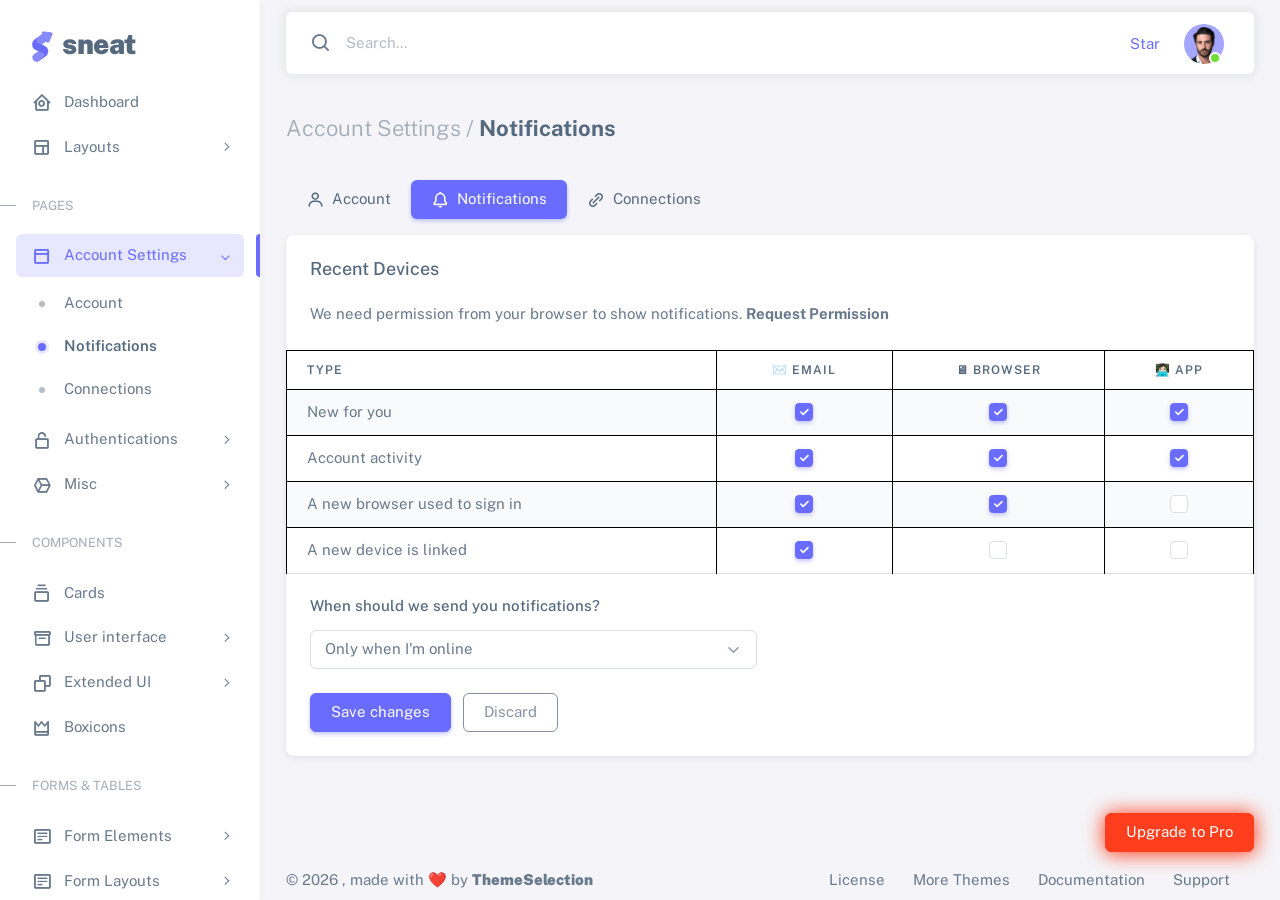
<file: capstone-new/html/pages-account-settings-notifications.html>
<!DOCTYPE html>

<html
  lang="en"
  class="light-style layout-menu-fixed"
  dir="ltr"
  data-theme="theme-default"
  data-assets-path="../assets/"
  data-template="vertical-menu-template-free"
>
  <head>
    <meta charset="utf-8" />
    <meta
      name="viewport"
      content="width=device-width, initial-scale=1.0, user-scalable=no, minimum-scale=1.0, maximum-scale=1.0"
    />

    <title>Account settings - Pages | Sneat - Bootstrap 5 HTML Admin Template - Pro</title>

    <meta name="description" content="" />

    <!-- Favicon -->
    <link rel="icon" type="image/x-icon" href="../assets/img/favicon/favicon.ico" />

    <!-- Fonts -->
    <link rel="preconnect" href="https://fonts.googleapis.com" />
    <link rel="preconnect" href="https://fonts.gstatic.com" crossorigin />
    <link
      href="https://fonts.googleapis.com/css2?family=Public+Sans:ital,wght@0,300;0,400;0,500;0,600;0,700;1,300;1,400;1,500;1,600;1,700&display=swap"
      rel="stylesheet"
    />

    <!-- Icons. Uncomment required icon fonts -->
    <link rel="stylesheet" href="../assets/vendor/fonts/boxicons.css" />

    <!-- Core CSS -->
    <link rel="stylesheet" href="../assets/vendor/css/core.css" class="template-customizer-core-css" />
    <link rel="stylesheet" href="../assets/vendor/css/theme-default.css" class="template-customizer-theme-css" />
    <link rel="stylesheet" href="../assets/css/demo.css" />

    <!-- Vendors CSS -->
    <link rel="stylesheet" href="../assets/vendor/libs/perfect-scrollbar/perfect-scrollbar.css" />

    <!-- Page CSS -->

    <!-- Helpers -->
    <script src="../assets/vendor/js/helpers.js"></script>

    <!--! Template customizer & Theme config files MUST be included after core stylesheets and helpers.js in the <head> section -->
    <!--? Config:  Mandatory theme config file contain global vars & default theme options, Set your preferred theme option in this file.  -->
    <script src="../assets/js/config.js"></script>
  </head>

  <body>
    <!-- Layout wrapper -->
    <div class="layout-wrapper layout-content-navbar">
      <div class="layout-container">
        <!-- Menu -->

        <aside id="layout-menu" class="layout-menu menu-vertical menu bg-menu-theme">
          <div class="app-brand demo">
            <a href="index.html" class="app-brand-link">
              <span class="app-brand-logo demo">
                <svg
                  width="25"
                  viewBox="0 0 25 42"
                  version="1.1"
                  xmlns="http://www.w3.org/2000/svg"
                  xmlns:xlink="http://www.w3.org/1999/xlink"
                >
                  <defs>
                    <path
                      d="M13.7918663,0.358365126 L3.39788168,7.44174259 C0.566865006,9.69408886 -0.379795268,12.4788597 0.557900856,15.7960551 C0.68998853,16.2305145 1.09562888,17.7872135 3.12357076,19.2293357 C3.8146334,19.7207684 5.32369333,20.3834223 7.65075054,21.2172976 L7.59773219,21.2525164 L2.63468769,24.5493413 C0.445452254,26.3002124 0.0884951797,28.5083815 1.56381646,31.1738486 C2.83770406,32.8170431 5.20850219,33.2640127 7.09180128,32.5391577 C8.347334,32.0559211 11.4559176,30.0011079 16.4175519,26.3747182 C18.0338572,24.4997857 18.6973423,22.4544883 18.4080071,20.2388261 C17.963753,17.5346866 16.1776345,15.5799961 13.0496516,14.3747546 L10.9194936,13.4715819 L18.6192054,7.984237 L13.7918663,0.358365126 Z"
                      id="path-1"
                    ></path>
                    <path
                      d="M5.47320593,6.00457225 C4.05321814,8.216144 4.36334763,10.0722806 6.40359441,11.5729822 C8.61520715,12.571656 10.0999176,13.2171421 10.8577257,13.5094407 L15.5088241,14.433041 L18.6192054,7.984237 C15.5364148,3.11535317 13.9273018,0.573395879 13.7918663,0.358365126 C13.5790555,0.511491653 10.8061687,2.3935607 5.47320593,6.00457225 Z"
                      id="path-3"
                    ></path>
                    <path
                      d="M7.50063644,21.2294429 L12.3234468,23.3159332 C14.1688022,24.7579751 14.397098,26.4880487 13.008334,28.506154 C11.6195701,30.5242593 10.3099883,31.790241 9.07958868,32.3040991 C5.78142938,33.4346997 4.13234973,34 4.13234973,34 C4.13234973,34 2.75489982,33.0538207 2.37032616e-14,31.1614621 C-0.55822714,27.8186216 -0.55822714,26.0572515 -4.05231404e-15,25.8773518 C0.83734071,25.6075023 2.77988457,22.8248993 3.3049379,22.52991 C3.65497346,22.3332504 5.05353963,21.8997614 7.50063644,21.2294429 Z"
                      id="path-4"
                    ></path>
                    <path
                      d="M20.6,7.13333333 L25.6,13.8 C26.2627417,14.6836556 26.0836556,15.9372583 25.2,16.6 C24.8538077,16.8596443 24.4327404,17 24,17 L14,17 C12.8954305,17 12,16.1045695 12,15 C12,14.5672596 12.1403557,14.1461923 12.4,13.8 L17.4,7.13333333 C18.0627417,6.24967773 19.3163444,6.07059163 20.2,6.73333333 C20.3516113,6.84704183 20.4862915,6.981722 20.6,7.13333333 Z"
                      id="path-5"
                    ></path>
                  </defs>
                  <g id="g-app-brand" stroke="none" stroke-width="1" fill="none" fill-rule="evenodd">
                    <g id="Brand-Logo" transform="translate(-27.000000, -15.000000)">
                      <g id="Icon" transform="translate(27.000000, 15.000000)">
                        <g id="Mask" transform="translate(0.000000, 8.000000)">
                          <mask id="mask-2" fill="white">
                            <use xlink:href="#path-1"></use>
                          </mask>
                          <use fill="#696cff" xlink:href="#path-1"></use>
                          <g id="Path-3" mask="url(#mask-2)">
                            <use fill="#696cff" xlink:href="#path-3"></use>
                            <use fill-opacity="0.2" fill="#FFFFFF" xlink:href="#path-3"></use>
                          </g>
                          <g id="Path-4" mask="url(#mask-2)">
                            <use fill="#696cff" xlink:href="#path-4"></use>
                            <use fill-opacity="0.2" fill="#FFFFFF" xlink:href="#path-4"></use>
                          </g>
                        </g>
                        <g
                          id="Triangle"
                          transform="translate(19.000000, 11.000000) rotate(-300.000000) translate(-19.000000, -11.000000) "
                        >
                          <use fill="#696cff" xlink:href="#path-5"></use>
                          <use fill-opacity="0.2" fill="#FFFFFF" xlink:href="#path-5"></use>
                        </g>
                      </g>
                    </g>
                  </g>
                </svg>
              </span>
              <span class="app-brand-text demo menu-text fw-bolder ms-2">Sneat</span>
            </a>

            <a href="javascript:void(0);" class="layout-menu-toggle menu-link text-large ms-auto d-block d-xl-none">
              <i class="bx bx-chevron-left bx-sm align-middle"></i>
            </a>
          </div>

          <div class="menu-inner-shadow"></div>

          <ul class="menu-inner py-1">
            <!-- Dashboard -->
            <li class="menu-item">
              <a href="index.html" class="menu-link">
                <i class="menu-icon tf-icons bx bx-home-circle"></i>
                <div data-i18n="Analytics">Dashboard</div>
              </a>
            </li>

            <!-- Layouts -->
            <li class="menu-item">
              <a href="javascript:void(0);" class="menu-link menu-toggle">
                <i class="menu-icon tf-icons bx bx-layout"></i>
                <div data-i18n="Layouts">Layouts</div>
              </a>

              <ul class="menu-sub">
                <li class="menu-item">
                  <a href="layouts-without-menu.html" class="menu-link">
                    <div data-i18n="Without menu">Without menu</div>
                  </a>
                </li>
                <li class="menu-item">
                  <a href="layouts-without-navbar.html" class="menu-link">
                    <div data-i18n="Without navbar">Without navbar</div>
                  </a>
                </li>
                <li class="menu-item">
                  <a href="layouts-container.html" class="menu-link">
                    <div data-i18n="Container">Container</div>
                  </a>
                </li>
                <li class="menu-item">
                  <a href="layouts-fluid.html" class="menu-link">
                    <div data-i18n="Fluid">Fluid</div>
                  </a>
                </li>
                <li class="menu-item">
                  <a href="layouts-blank.html" class="menu-link">
                    <div data-i18n="Blank">Blank</div>
                  </a>
                </li>
              </ul>
            </li>

            <li class="menu-header small text-uppercase">
              <span class="menu-header-text">Pages</span>
            </li>
            <li class="menu-item active open">
              <a href="javascript:void(0);" class="menu-link menu-toggle">
                <i class="menu-icon tf-icons bx bx-dock-top"></i>
                <div data-i18n="Account Settings">Account Settings</div>
              </a>
              <ul class="menu-sub">
                <li class="menu-item">
                  <a href="pages-account-settings-account.html" class="menu-link">
                    <div data-i18n="Account">Account</div>
                  </a>
                </li>
                <li class="menu-item active">
                  <a href="pages-account-settings-notifications.html" class="menu-link">
                    <div data-i18n="Notifications">Notifications</div>
                  </a>
                </li>
                <li class="menu-item">
                  <a href="pages-account-settings-connections.html" class="menu-link">
                    <div data-i18n="Connections">Connections</div>
                  </a>
                </li>
              </ul>
            </li>
            <li class="menu-item">
              <a href="javascript:void(0);" class="menu-link menu-toggle">
                <i class="menu-icon tf-icons bx bx-lock-open-alt"></i>
                <div data-i18n="Authentications">Authentications</div>
              </a>
              <ul class="menu-sub">
                <li class="menu-item">
                  <a href="auth-login-basic.html" class="menu-link" target="_blank">
                    <div data-i18n="Basic">Login</div>
                  </a>
                </li>
                <li class="menu-item">
                  <a href="auth-register-basic.html" class="menu-link" target="_blank">
                    <div data-i18n="Basic">Register</div>
                  </a>
                </li>
                <li class="menu-item">
                  <a href="auth-forgot-password-basic.html" class="menu-link" target="_blank">
                    <div data-i18n="Basic">Forgot Password</div>
                  </a>
                </li>
              </ul>
            </li>
            <li class="menu-item">
              <a href="javascript:void(0);" class="menu-link menu-toggle">
                <i class="menu-icon tf-icons bx bx-cube-alt"></i>
                <div data-i18n="Misc">Misc</div>
              </a>
              <ul class="menu-sub">
                <li class="menu-item">
                  <a href="pages-misc-error.html" class="menu-link">
                    <div data-i18n="Error">Error</div>
                  </a>
                </li>
                <li class="menu-item">
                  <a href="pages-misc-under-maintenance.html" class="menu-link">
                    <div data-i18n="Under Maintenance">Under Maintenance</div>
                  </a>
                </li>
              </ul>
            </li>
            <!-- Components -->
            <li class="menu-header small text-uppercase"><span class="menu-header-text">Components</span></li>
            <!-- Cards -->
            <li class="menu-item">
              <a href="cards-basic.html" class="menu-link">
                <i class="menu-icon tf-icons bx bx-collection"></i>
                <div data-i18n="Basic">Cards</div>
              </a>
            </li>
            <!-- User interface -->
            <li class="menu-item">
              <a href="javascript:void(0)" class="menu-link menu-toggle">
                <i class="menu-icon tf-icons bx bx-box"></i>
                <div data-i18n="User interface">User interface</div>
              </a>
              <ul class="menu-sub">
                <li class="menu-item">
                  <a href="ui-accordion.html" class="menu-link">
                    <div data-i18n="Accordion">Accordion</div>
                  </a>
                </li>
                <li class="menu-item">
                  <a href="ui-alerts.html" class="menu-link">
                    <div data-i18n="Alerts">Alerts</div>
                  </a>
                </li>
                <li class="menu-item">
                  <a href="ui-badges.html" class="menu-link">
                    <div data-i18n="Badges">Badges</div>
                  </a>
                </li>
                <li class="menu-item">
                  <a href="ui-buttons.html" class="menu-link">
                    <div data-i18n="Buttons">Buttons</div>
                  </a>
                </li>
                <li class="menu-item">
                  <a href="ui-carousel.html" class="menu-link">
                    <div data-i18n="Carousel">Carousel</div>
                  </a>
                </li>
                <li class="menu-item">
                  <a href="ui-collapse.html" class="menu-link">
                    <div data-i18n="Collapse">Collapse</div>
                  </a>
                </li>
                <li class="menu-item">
                  <a href="ui-dropdowns.html" class="menu-link">
                    <div data-i18n="Dropdowns">Dropdowns</div>
                  </a>
                </li>
                <li class="menu-item">
                  <a href="ui-footer.html" class="menu-link">
                    <div data-i18n="Footer">Footer</div>
                  </a>
                </li>
                <li class="menu-item">
                  <a href="ui-list-groups.html" class="menu-link">
                    <div data-i18n="List Groups">List groups</div>
                  </a>
                </li>
                <li class="menu-item">
                  <a href="ui-modals.html" class="menu-link">
                    <div data-i18n="Modals">Modals</div>
                  </a>
                </li>
                <li class="menu-item">
                  <a href="ui-navbar.html" class="menu-link">
                    <div data-i18n="Navbar">Navbar</div>
                  </a>
                </li>
                <li class="menu-item">
                  <a href="ui-offcanvas.html" class="menu-link">
                    <div data-i18n="Offcanvas">Offcanvas</div>
                  </a>
                </li>
                <li class="menu-item">
                  <a href="ui-pagination-breadcrumbs.html" class="menu-link">
                    <div data-i18n="Pagination &amp; Breadcrumbs">Pagination &amp; Breadcrumbs</div>
                  </a>
                </li>
                <li class="menu-item">
                  <a href="ui-progress.html" class="menu-link">
                    <div data-i18n="Progress">Progress</div>
                  </a>
                </li>
                <li class="menu-item">
                  <a href="ui-spinners.html" class="menu-link">
                    <div data-i18n="Spinners">Spinners</div>
                  </a>
                </li>
                <li class="menu-item">
                  <a href="ui-tabs-pills.html" class="menu-link">
                    <div data-i18n="Tabs &amp; Pills">Tabs &amp; Pills</div>
                  </a>
                </li>
                <li class="menu-item">
                  <a href="ui-toasts.html" class="menu-link">
                    <div data-i18n="Toasts">Toasts</div>
                  </a>
                </li>
                <li class="menu-item">
                  <a href="ui-tooltips-popovers.html" class="menu-link">
                    <div data-i18n="Tooltips & Popovers">Tooltips &amp; popovers</div>
                  </a>
                </li>
                <li class="menu-item">
                  <a href="ui-typography.html" class="menu-link">
                    <div data-i18n="Typography">Typography</div>
                  </a>
                </li>
              </ul>
            </li>

            <!-- Extended components -->
            <li class="menu-item">
              <a href="javascript:void(0)" class="menu-link menu-toggle">
                <i class="menu-icon tf-icons bx bx-copy"></i>
                <div data-i18n="Extended UI">Extended UI</div>
              </a>
              <ul class="menu-sub">
                <li class="menu-item">
                  <a href="extended-ui-perfect-scrollbar.html" class="menu-link">
                    <div data-i18n="Perfect Scrollbar">Perfect scrollbar</div>
                  </a>
                </li>
                <li class="menu-item">
                  <a href="extended-ui-text-divider.html" class="menu-link">
                    <div data-i18n="Text Divider">Text Divider</div>
                  </a>
                </li>
              </ul>
            </li>

            <li class="menu-item">
              <a href="icons-boxicons.html" class="menu-link">
                <i class="menu-icon tf-icons bx bx-crown"></i>
                <div data-i18n="Boxicons">Boxicons</div>
              </a>
            </li>

            <!-- Forms & Tables -->
            <li class="menu-header small text-uppercase"><span class="menu-header-text">Forms &amp; Tables</span></li>
            <!-- Forms -->
            <li class="menu-item">
              <a href="javascript:void(0);" class="menu-link menu-toggle">
                <i class="menu-icon tf-icons bx bx-detail"></i>
                <div data-i18n="Form Elements">Form Elements</div>
              </a>
              <ul class="menu-sub">
                <li class="menu-item">
                  <a href="forms-basic-inputs.html" class="menu-link">
                    <div data-i18n="Basic Inputs">Basic Inputs</div>
                  </a>
                </li>
                <li class="menu-item">
                  <a href="forms-input-groups.html" class="menu-link">
                    <div data-i18n="Input groups">Input groups</div>
                  </a>
                </li>
              </ul>
            </li>
            <li class="menu-item">
              <a href="javascript:void(0);" class="menu-link menu-toggle">
                <i class="menu-icon tf-icons bx bx-detail"></i>
                <div data-i18n="Form Layouts">Form Layouts</div>
              </a>
              <ul class="menu-sub">
                <li class="menu-item">
                  <a href="form-layouts-vertical.html" class="menu-link">
                    <div data-i18n="Vertical Form">Vertical Form</div>
                  </a>
                </li>
                <li class="menu-item">
                  <a href="form-layouts-horizontal.html" class="menu-link">
                    <div data-i18n="Horizontal Form">Horizontal Form</div>
                  </a>
                </li>
              </ul>
            </li>
            <!-- Tables -->
            <li class="menu-item">
              <a href="tables-basic.html" class="menu-link">
                <i class="menu-icon tf-icons bx bx-table"></i>
                <div data-i18n="Tables">Tables</div>
              </a>
            </li>
            <!-- Misc -->
            <li class="menu-header small text-uppercase"><span class="menu-header-text">Misc</span></li>
            <li class="menu-item">
              <a
                href="https://github.com/themeselection/sneat-html-admin-template-free/issues"
                target="_blank"
                class="menu-link"
              >
                <i class="menu-icon tf-icons bx bx-support"></i>
                <div data-i18n="Support">Support</div>
              </a>
            </li>
            <li class="menu-item">
              <a
                href="https://themeselection.com/demo/sneat-bootstrap-html-admin-template/documentation/"
                target="_blank"
                class="menu-link"
              >
                <i class="menu-icon tf-icons bx bx-file"></i>
                <div data-i18n="Documentation">Documentation</div>
              </a>
            </li>
          </ul>
        </aside>
        <!-- / Menu -->

        <!-- Layout container -->
        <div class="layout-page">
          <!-- Navbar -->

          <nav
            class="layout-navbar container-xxl navbar navbar-expand-xl navbar-detached align-items-center bg-navbar-theme"
            id="layout-navbar"
          >
            <div class="layout-menu-toggle navbar-nav align-items-xl-center me-3 me-xl-0 d-xl-none">
              <a class="nav-item nav-link px-0 me-xl-4" href="javascript:void(0)">
                <i class="bx bx-menu bx-sm"></i>
              </a>
            </div>

            <div class="navbar-nav-right d-flex align-items-center" id="navbar-collapse">
              <!-- Search -->
              <div class="navbar-nav align-items-center">
                <div class="nav-item d-flex align-items-center">
                  <i class="bx bx-search fs-4 lh-0"></i>
                  <input
                    type="text"
                    class="form-control border-0 shadow-none"
                    placeholder="Search..."
                    aria-label="Search..."
                  />
                </div>
              </div>
              <!-- /Search -->

              <ul class="navbar-nav flex-row align-items-center ms-auto">
                <!-- Place this tag where you want the button to render. -->
                <li class="nav-item lh-1 me-3">
                  <a
                    class="github-button"
                    href="https://github.com/themeselection/sneat-html-admin-template-free"
                    data-icon="octicon-star"
                    data-size="large"
                    data-show-count="true"
                    aria-label="Star themeselection/sneat-html-admin-template-free on GitHub"
                    >Star</a
                  >
                </li>

                <!-- User -->
                <li class="nav-item navbar-dropdown dropdown-user dropdown">
                  <a class="nav-link dropdown-toggle hide-arrow" href="javascript:void(0);" data-bs-toggle="dropdown">
                    <div class="avatar avatar-online">
                      <img src="../assets/img/avatars/1.png" alt class="w-px-40 h-auto rounded-circle" />
                    </div>
                  </a>
                  <ul class="dropdown-menu dropdown-menu-end">
                    <li>
                      <a class="dropdown-item" href="#">
                        <div class="d-flex">
                          <div class="flex-shrink-0 me-3">
                            <div class="avatar avatar-online">
                              <img src="../assets/img/avatars/1.png" alt class="w-px-40 h-auto rounded-circle" />
                            </div>
                          </div>
                          <div class="flex-grow-1">
                            <span class="fw-semibold d-block">John Doe</span>
                            <small class="text-muted">Admin</small>
                          </div>
                        </div>
                      </a>
                    </li>
                    <li>
                      <div class="dropdown-divider"></div>
                    </li>
                    <li>
                      <a class="dropdown-item" href="#">
                        <i class="bx bx-user me-2"></i>
                        <span class="align-middle">My Profile</span>
                      </a>
                    </li>
                    <li>
                      <a class="dropdown-item" href="#">
                        <i class="bx bx-cog me-2"></i>
                        <span class="align-middle">Settings</span>
                      </a>
                    </li>
                    <li>
                      <a class="dropdown-item" href="#">
                        <span class="d-flex align-items-center align-middle">
                          <i class="flex-shrink-0 bx bx-credit-card me-2"></i>
                          <span class="flex-grow-1 align-middle">Billing</span>
                          <span class="flex-shrink-0 badge badge-center rounded-pill bg-danger w-px-20 h-px-20">4</span>
                        </span>
                      </a>
                    </li>
                    <li>
                      <div class="dropdown-divider"></div>
                    </li>
                    <li>
                      <a class="dropdown-item" href="auth-login-basic.html">
                        <i class="bx bx-power-off me-2"></i>
                        <span class="align-middle">Log Out</span>
                      </a>
                    </li>
                  </ul>
                </li>
                <!--/ User -->
              </ul>
            </div>
          </nav>

          <!-- / Navbar -->

          <!-- Content wrapper -->
          <div class="content-wrapper">
            <!-- Content -->

            <div class="container-xxl flex-grow-1 container-p-y">
              <h4 class="fw-bold py-3 mb-4">
                <span class="text-muted fw-light">Account Settings /</span> Notifications
              </h4>

              <div class="row">
                <div class="col-md-12">
                  <ul class="nav nav-pills flex-column flex-md-row mb-3">
                    <li class="nav-item">
                      <a class="nav-link" href="pages-account-settings-account.html"
                        ><i class="bx bx-user me-1"></i> Account</a
                      >
                    </li>
                    <li class="nav-item">
                      <a class="nav-link active" href="javascript:void(0);"
                        ><i class="bx bx-bell me-1"></i> Notifications</a
                      >
                    </li>
                    <li class="nav-item">
                      <a class="nav-link" href="pages-account-settings-connections.html"
                        ><i class="bx bx-link-alt me-1"></i> Connections</a
                      >
                    </li>
                  </ul>
                  <div class="card">
                    <!-- Notifications -->
                    <h5 class="card-header">Recent Devices</h5>
                    <div class="card-body">
                      <span
                        >We need permission from your browser to show notifications.
                        <span class="notificationRequest"><strong>Request Permission</strong></span></span
                      >
                      <div class="error"></div>
                    </div>
                    <div class="table-responsive">
                      <table class="table table-striped table-borderless border-bottom">
                        <thead>
                          <tr>
                            <th class="text-nowrap">Type</th>
                            <th class="text-nowrap text-center">✉️ Email</th>
                            <th class="text-nowrap text-center">🖥 Browser</th>
                            <th class="text-nowrap text-center">👩🏻‍💻 App</th>
                          </tr>
                        </thead>
                        <tbody>
                          <tr>
                            <td class="text-nowrap">New for you</td>
                            <td>
                              <div class="form-check d-flex justify-content-center">
                                <input class="form-check-input" type="checkbox" id="defaultCheck1" checked />
                              </div>
                            </td>
                            <td>
                              <div class="form-check d-flex justify-content-center">
                                <input class="form-check-input" type="checkbox" id="defaultCheck2" checked />
                              </div>
                            </td>
                            <td>
                              <div class="form-check d-flex justify-content-center">
                                <input class="form-check-input" type="checkbox" id="defaultCheck3" checked />
                              </div>
                            </td>
                          </tr>
                          <tr>
                            <td class="text-nowrap">Account activity</td>
                            <td>
                              <div class="form-check d-flex justify-content-center">
                                <input class="form-check-input" type="checkbox" id="defaultCheck4" checked />
                              </div>
                            </td>
                            <td>
                              <div class="form-check d-flex justify-content-center">
                                <input class="form-check-input" type="checkbox" id="defaultCheck5" checked />
                              </div>
                            </td>
                            <td>
                              <div class="form-check d-flex justify-content-center">
                                <input class="form-check-input" type="checkbox" id="defaultCheck6" checked />
                              </div>
                            </td>
                          </tr>
                          <tr>
                            <td class="text-nowrap">A new browser used to sign in</td>
                            <td>
                              <div class="form-check d-flex justify-content-center">
                                <input class="form-check-input" type="checkbox" id="defaultCheck7" checked />
                              </div>
                            </td>
                            <td>
                              <div class="form-check d-flex justify-content-center">
                                <input class="form-check-input" type="checkbox" id="defaultCheck8" checked />
                              </div>
                            </td>
                            <td>
                              <div class="form-check d-flex justify-content-center">
                                <input class="form-check-input" type="checkbox" id="defaultCheck9" />
                              </div>
                            </td>
                          </tr>
                          <tr>
                            <td class="text-nowrap">A new device is linked</td>
                            <td>
                              <div class="form-check d-flex justify-content-center">
                                <input class="form-check-input" type="checkbox" id="defaultCheck10" checked />
                              </div>
                            </td>
                            <td>
                              <div class="form-check d-flex justify-content-center">
                                <input class="form-check-input" type="checkbox" id="defaultCheck11" />
                              </div>
                            </td>
                            <td>
                              <div class="form-check d-flex justify-content-center">
                                <input class="form-check-input" type="checkbox" id="defaultCheck12" />
                              </div>
                            </td>
                          </tr>
                        </tbody>
                      </table>
                    </div>
                    <div class="card-body">
                      <h6>When should we send you notifications?</h6>
                      <form action="javascript:void(0);">
                        <div class="row">
                          <div class="col-sm-6">
                            <select id="sendNotification" class="form-select" name="sendNotification">
                              <option selected>Only when I'm online</option>
                              <option>Anytime</option>
                            </select>
                          </div>
                          <div class="mt-4">
                            <button type="submit" class="btn btn-primary me-2">Save changes</button>
                            <button type="reset" class="btn btn-outline-secondary">Discard</button>
                          </div>
                        </div>
                      </form>
                    </div>
                    <!-- /Notifications -->
                  </div>
                </div>
              </div>
            </div>
            <!-- / Content -->

            <!-- Footer -->
            <footer class="content-footer footer bg-footer-theme">
              <div class="container-xxl d-flex flex-wrap justify-content-between py-2 flex-md-row flex-column">
                <div class="mb-2 mb-md-0">
                  ©
                  <script>
                    document.write(new Date().getFullYear());
                  </script>
                  , made with ❤️ by
                  <a href="https://themeselection.com" target="_blank" class="footer-link fw-bolder">ThemeSelection</a>
                </div>
                <div>
                  <a href="https://themeselection.com/license/" class="footer-link me-4" target="_blank">License</a>
                  <a href="https://themeselection.com/" target="_blank" class="footer-link me-4">More Themes</a>

                  <a
                    href="https://themeselection.com/demo/sneat-bootstrap-html-admin-template/documentation/"
                    target="_blank"
                    class="footer-link me-4"
                    >Documentation</a
                  >

                  <a
                    href="https://github.com/themeselection/sneat-html-admin-template-free/issues"
                    target="_blank"
                    class="footer-link me-4"
                    >Support</a
                  >
                </div>
              </div>
            </footer>
            <!-- / Footer -->

            <div class="content-backdrop fade"></div>
          </div>
          <!-- Content wrapper -->
        </div>
        <!-- / Layout page -->
      </div>

      <!-- Overlay -->
      <div class="layout-overlay layout-menu-toggle"></div>
    </div>
    <!-- / Layout wrapper -->

    <div class="buy-now">
      <a
        href="https://themeselection.com/products/sneat-bootstrap-html-admin-template/"
        target="_blank"
        class="btn btn-danger btn-buy-now"
        >Upgrade to Pro</a
      >
    </div>

    <!-- Core JS -->
    <!-- build:js assets/vendor/js/core.js -->
    <script src="../assets/vendor/libs/jquery/jquery.js"></script>
    <script src="../assets/vendor/libs/popper/popper.js"></script>
    <script src="../assets/vendor/js/bootstrap.js"></script>
    <script src="../assets/vendor/libs/perfect-scrollbar/perfect-scrollbar.js"></script>

    <script src="../assets/vendor/js/menu.js"></script>
    <!-- endbuild -->

    <!-- Vendors JS -->

    <!-- Main JS -->
    <script src="../assets/js/main.js"></script>

    <!-- Page JS -->

    <!-- Place this tag in your head or just before your close body tag. -->
    <script async defer src="https://buttons.github.io/buttons.js"></script>
  </body>
</html>
</file>
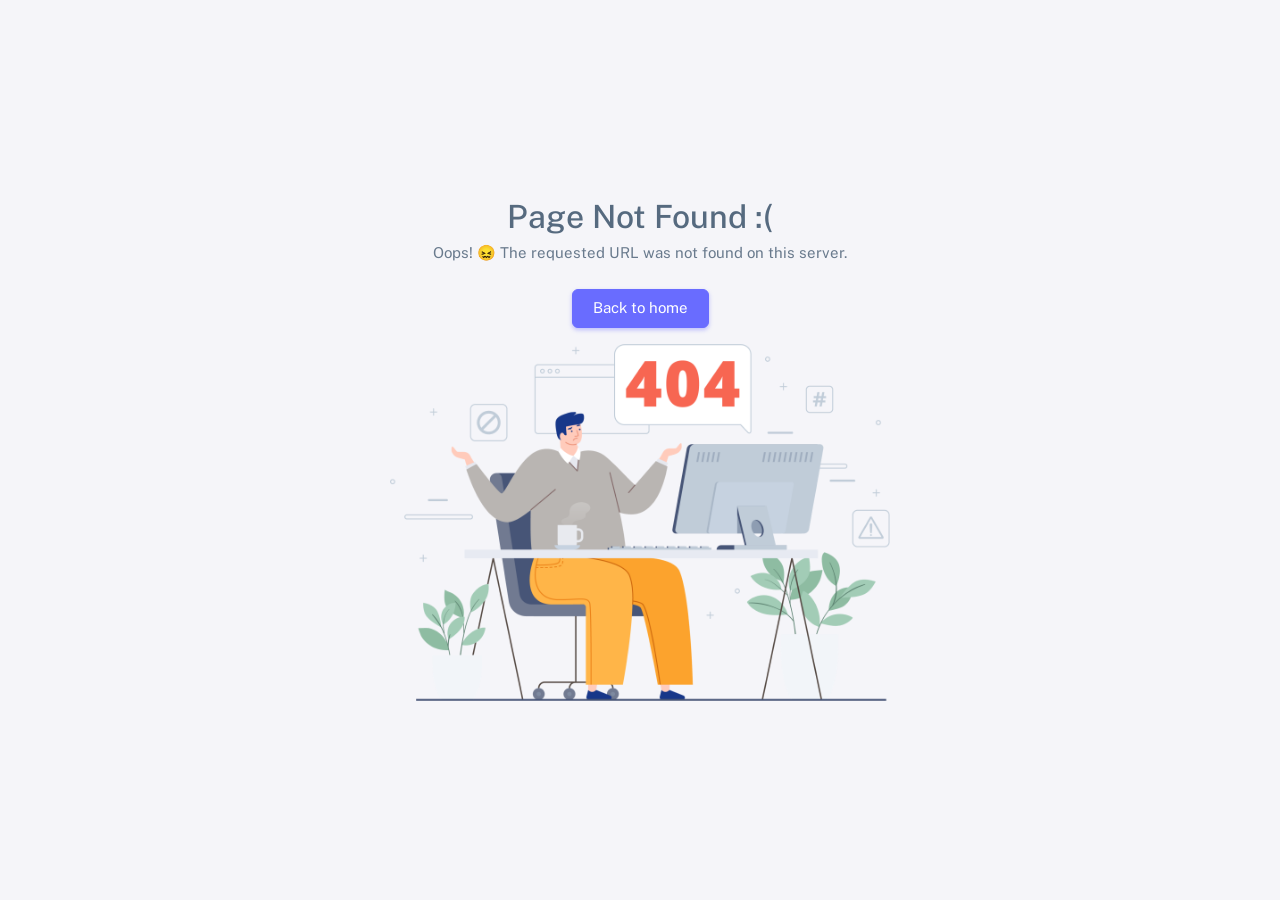
<file: capstone-new/html/pages-misc-error.html>
<!DOCTYPE html>

<html
  lang="en"
  class="light-style"
  dir="ltr"
  data-theme="theme-default"
  data-assets-path="../assets/"
  data-template="vertical-menu-template-free"
>
  <head>
    <meta charset="utf-8" />
    <meta
      name="viewport"
      content="width=device-width, initial-scale=1.0, user-scalable=no, minimum-scale=1.0, maximum-scale=1.0"
    />

    <title>Error - Pages | Sneat - Bootstrap 5 HTML Admin Template - Pro</title>

    <meta name="description" content="" />

    <!-- Favicon -->
    <link rel="icon" type="image/x-icon" href="../assets/img/favicon/favicon.ico" />

    <!-- Fonts -->
    <link rel="preconnect" href="https://fonts.googleapis.com" />
    <link rel="preconnect" href="https://fonts.gstatic.com" crossorigin />
    <link
      href="https://fonts.googleapis.com/css2?family=Public+Sans:ital,wght@0,300;0,400;0,500;0,600;0,700;1,300;1,400;1,500;1,600;1,700&display=swap"
      rel="stylesheet"
    />

    <!-- Icons. Uncomment required icon fonts -->
    <link rel="stylesheet" href="../assets/vendor/fonts/boxicons.css" />

    <!-- Core CSS -->
    <link rel="stylesheet" href="../assets/vendor/css/core.css" class="template-customizer-core-css" />
    <link rel="stylesheet" href="../assets/vendor/css/theme-default.css" class="template-customizer-theme-css" />
    <link rel="stylesheet" href="../assets/css/demo.css" />

    <!-- Vendors CSS -->
    <link rel="stylesheet" href="../assets/vendor/libs/perfect-scrollbar/perfect-scrollbar.css" />

    <!-- Page CSS -->
    <!-- Page -->
    <link rel="stylesheet" href="../assets/vendor/css/pages/page-misc.css" />
    <!-- Helpers -->
    <script src="../assets/vendor/js/helpers.js"></script>

    <!--! Template customizer & Theme config files MUST be included after core stylesheets and helpers.js in the <head> section -->
    <!--? Config:  Mandatory theme config file contain global vars & default theme options, Set your preferred theme option in this file.  -->
    <script src="../assets/js/config.js"></script>
  </head>

  <body>
    <!-- Content -->

    <!-- Error -->
    <div class="container-xxl container-p-y">
      <div class="misc-wrapper">
        <h2 class="mb-2 mx-2">Page Not Found :(</h2>
        <p class="mb-4 mx-2">Oops! 😖 The requested URL was not found on this server.</p>
        <a href="index.html" class="btn btn-primary">Back to home</a>
        <div class="mt-3">
          <img
            src="../assets/img/illustrations/page-misc-error-light.png"
            alt="page-misc-error-light"
            width="500"
            class="img-fluid"
            data-app-dark-img="illustrations/page-misc-error-dark.png"
            data-app-light-img="illustrations/page-misc-error-light.png"
          />
        </div>
      </div>
    </div>
    <!-- /Error -->

    <!-- / Content -->


    <!-- Core JS -->
    <!-- build:js assets/vendor/js/core.js -->
    <script src="../assets/vendor/libs/jquery/jquery.js"></script>
    <script src="../assets/vendor/libs/popper/popper.js"></script>
    <script src="../assets/vendor/js/bootstrap.js"></script>
    <script src="../assets/vendor/libs/perfect-scrollbar/perfect-scrollbar.js"></script>

    <script src="../assets/vendor/js/menu.js"></script>
    <!-- endbuild -->

    <!-- Vendors JS -->

    <!-- Main JS -->
    <script src="../assets/js/main.js"></script>

    <!-- Page JS -->

    <!-- Place this tag in your head or just before your close body tag. -->
    <script async defer src="https://buttons.github.io/buttons.js"></script>
  </body>
</html>
</file>
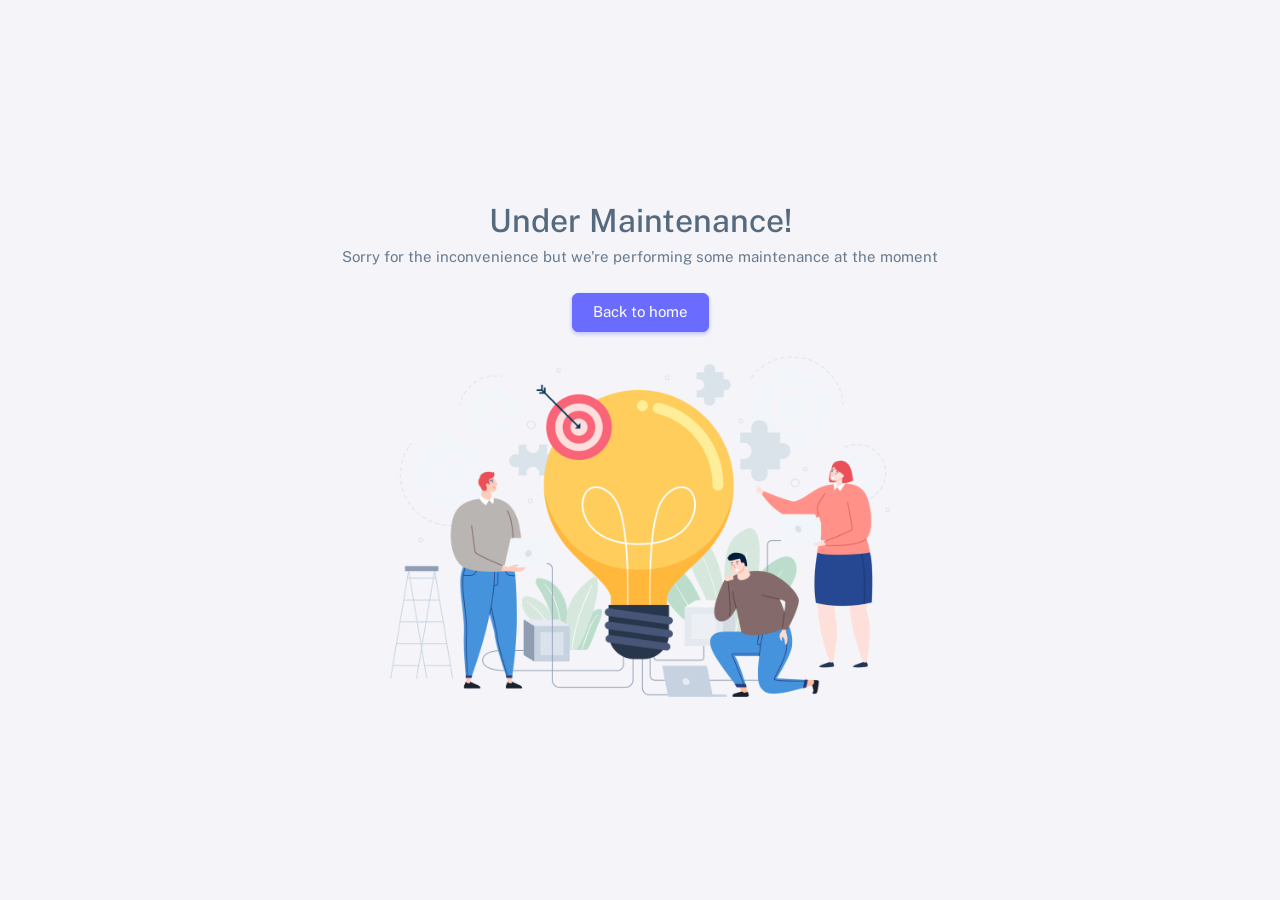
<file: capstone-new/html/pages-misc-under-maintenance.html>
<!DOCTYPE html>

<html
  lang="en"
  class="light-style"
  dir="ltr"
  data-theme="theme-default"
  data-assets-path="../assets/"
  data-template="vertical-menu-template-free"
>
  <head>
    <meta charset="utf-8" />
    <meta
      name="viewport"
      content="width=device-width, initial-scale=1.0, user-scalable=no, minimum-scale=1.0, maximum-scale=1.0"
    />

    <title>Under Maintenance - Pages | Sneat - Bootstrap 5 HTML Admin Template - Pro</title>

    <meta name="description" content="" />

    <!-- Favicon -->
    <link rel="icon" type="image/x-icon" href="../assets/img/favicon/favicon.ico" />

    <!-- Fonts -->
    <link rel="preconnect" href="https://fonts.googleapis.com" />
    <link rel="preconnect" href="https://fonts.gstatic.com" crossorigin />
    <link
      href="https://fonts.googleapis.com/css2?family=Public+Sans:ital,wght@0,300;0,400;0,500;0,600;0,700;1,300;1,400;1,500;1,600;1,700&display=swap"
      rel="stylesheet"
    />

    <!-- Icons. Uncomment required icon fonts -->
    <link rel="stylesheet" href="../assets/vendor/fonts/boxicons.css" />

    <!-- Core CSS -->
    <link rel="stylesheet" href="../assets/vendor/css/core.css" class="template-customizer-core-css" />
    <link rel="stylesheet" href="../assets/vendor/css/theme-default.css" class="template-customizer-theme-css" />
    <link rel="stylesheet" href="../assets/css/demo.css" />

    <!-- Vendors CSS -->
    <link rel="stylesheet" href="../assets/vendor/libs/perfect-scrollbar/perfect-scrollbar.css" />

    <!-- Page CSS -->
    <!-- Page -->
    <link rel="stylesheet" href="../assets/vendor/css/pages/page-misc.css" />
    <!-- Helpers -->
    <script src="../assets/vendor/js/helpers.js"></script>

    <!--! Template customizer & Theme config files MUST be included after core stylesheets and helpers.js in the <head> section -->
    <!--? Config:  Mandatory theme config file contain global vars & default theme options, Set your preferred theme option in this file.  -->
    <script src="../assets/js/config.js"></script>
  </head>

  <body>
    <!-- Content -->

    <!--Under Maintenance -->
    <div class="container-xxl container-p-y">
      <div class="misc-wrapper">
        <h2 class="mb-2 mx-2">Under Maintenance!</h2>
        <p class="mb-4 mx-2">Sorry for the inconvenience but we're performing some maintenance at the moment</p>
        <a href="index.html" class="btn btn-primary">Back to home</a>
        <div class="mt-4">
          <img
            src="../assets/img/illustrations/girl-doing-yoga-light.png"
            alt="girl-doing-yoga-light"
            width="500"
            class="img-fluid"
            data-app-dark-img="illustrations/girl-doing-yoga-dark.png"
            data-app-light-img="illustrations/girl-doing-yoga-light.png"
          />
        </div>
      </div>
    </div>
    <!-- /Under Maintenance -->

    <!-- / Content -->

    <!-- Core JS -->
    <!-- build:js assets/vendor/js/core.js -->
    <script src="../assets/vendor/libs/jquery/jquery.js"></script>
    <script src="../assets/vendor/libs/popper/popper.js"></script>
    <script src="../assets/vendor/js/bootstrap.js"></script>
    <script src="../assets/vendor/libs/perfect-scrollbar/perfect-scrollbar.js"></script>

    <script src="../assets/vendor/js/menu.js"></script>
    <!-- endbuild -->

    <!-- Vendors JS -->

    <!-- Main JS -->
    <script src="../assets/js/main.js"></script>

    <!-- Page JS -->

    <!-- Place this tag in your head or just before your close body tag. -->
    <script async defer src="https://buttons.github.io/buttons.js"></script>
  </body>
</html>
</file>
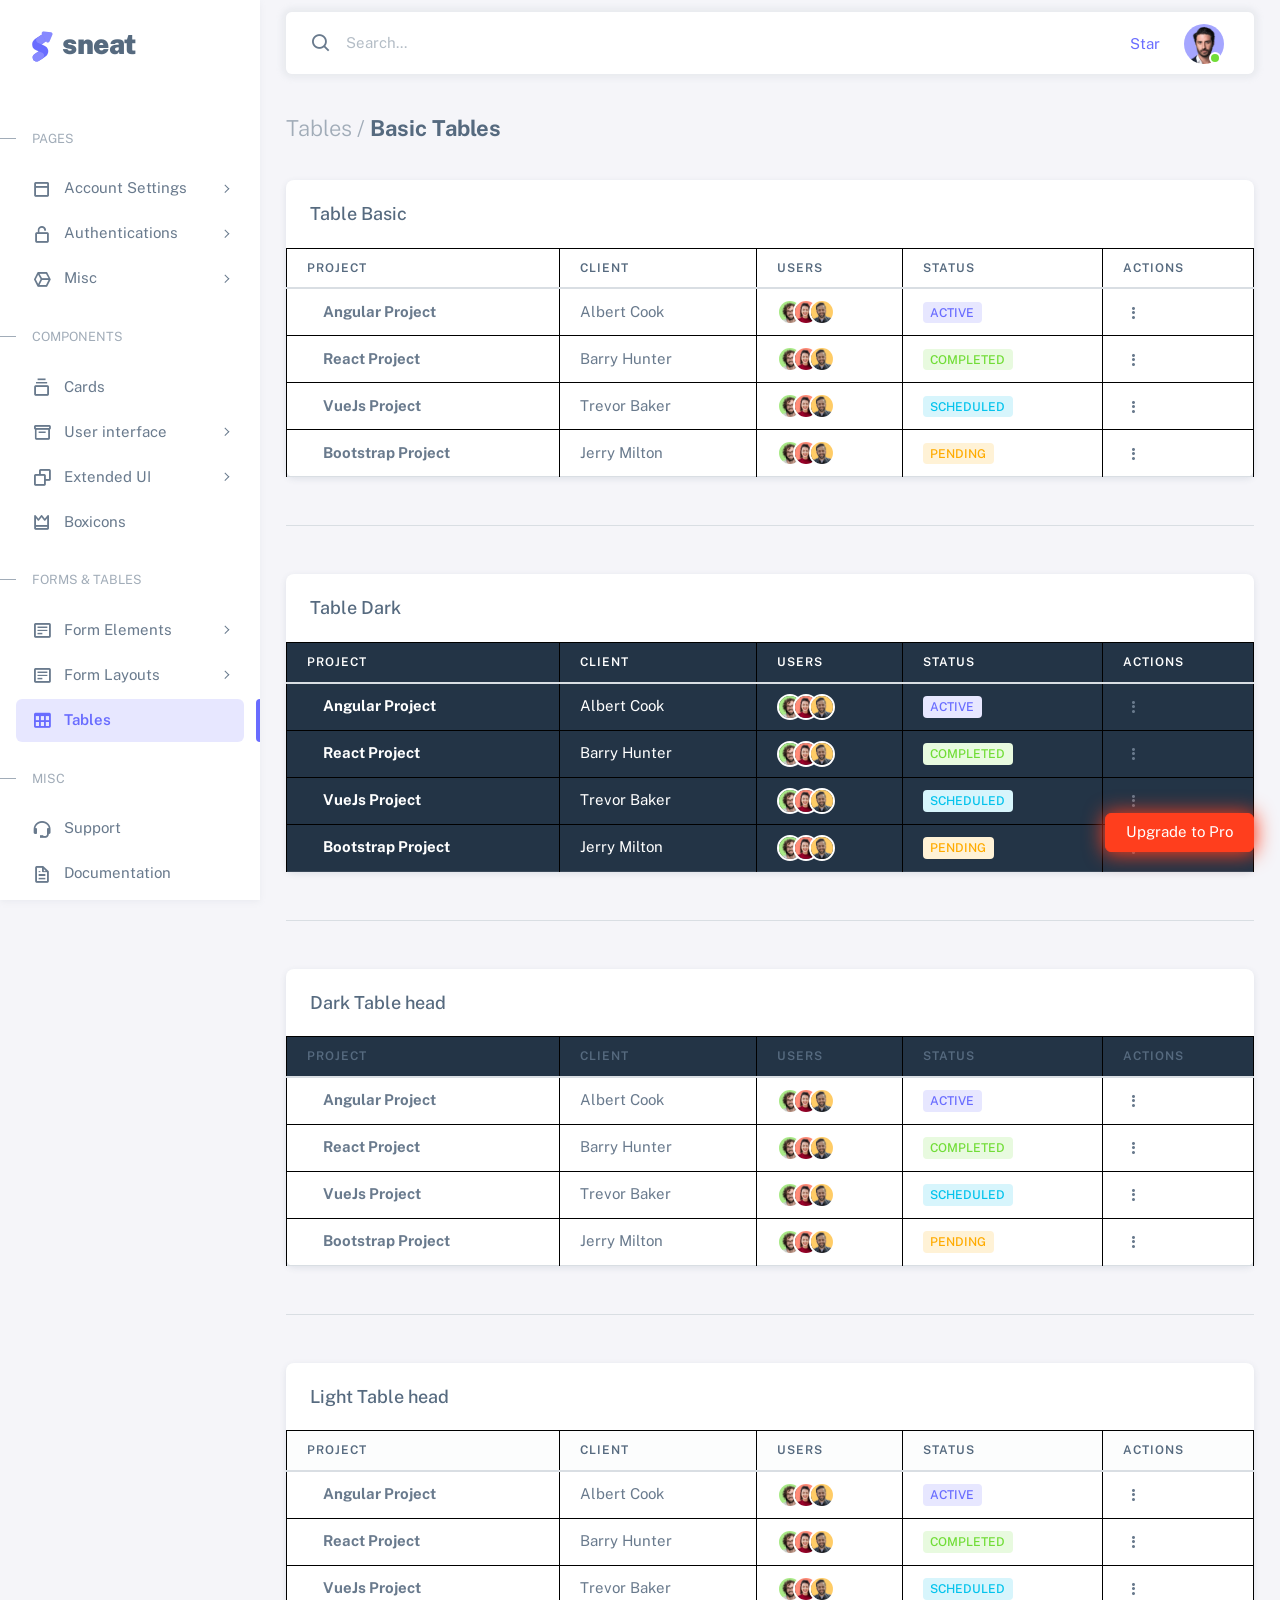
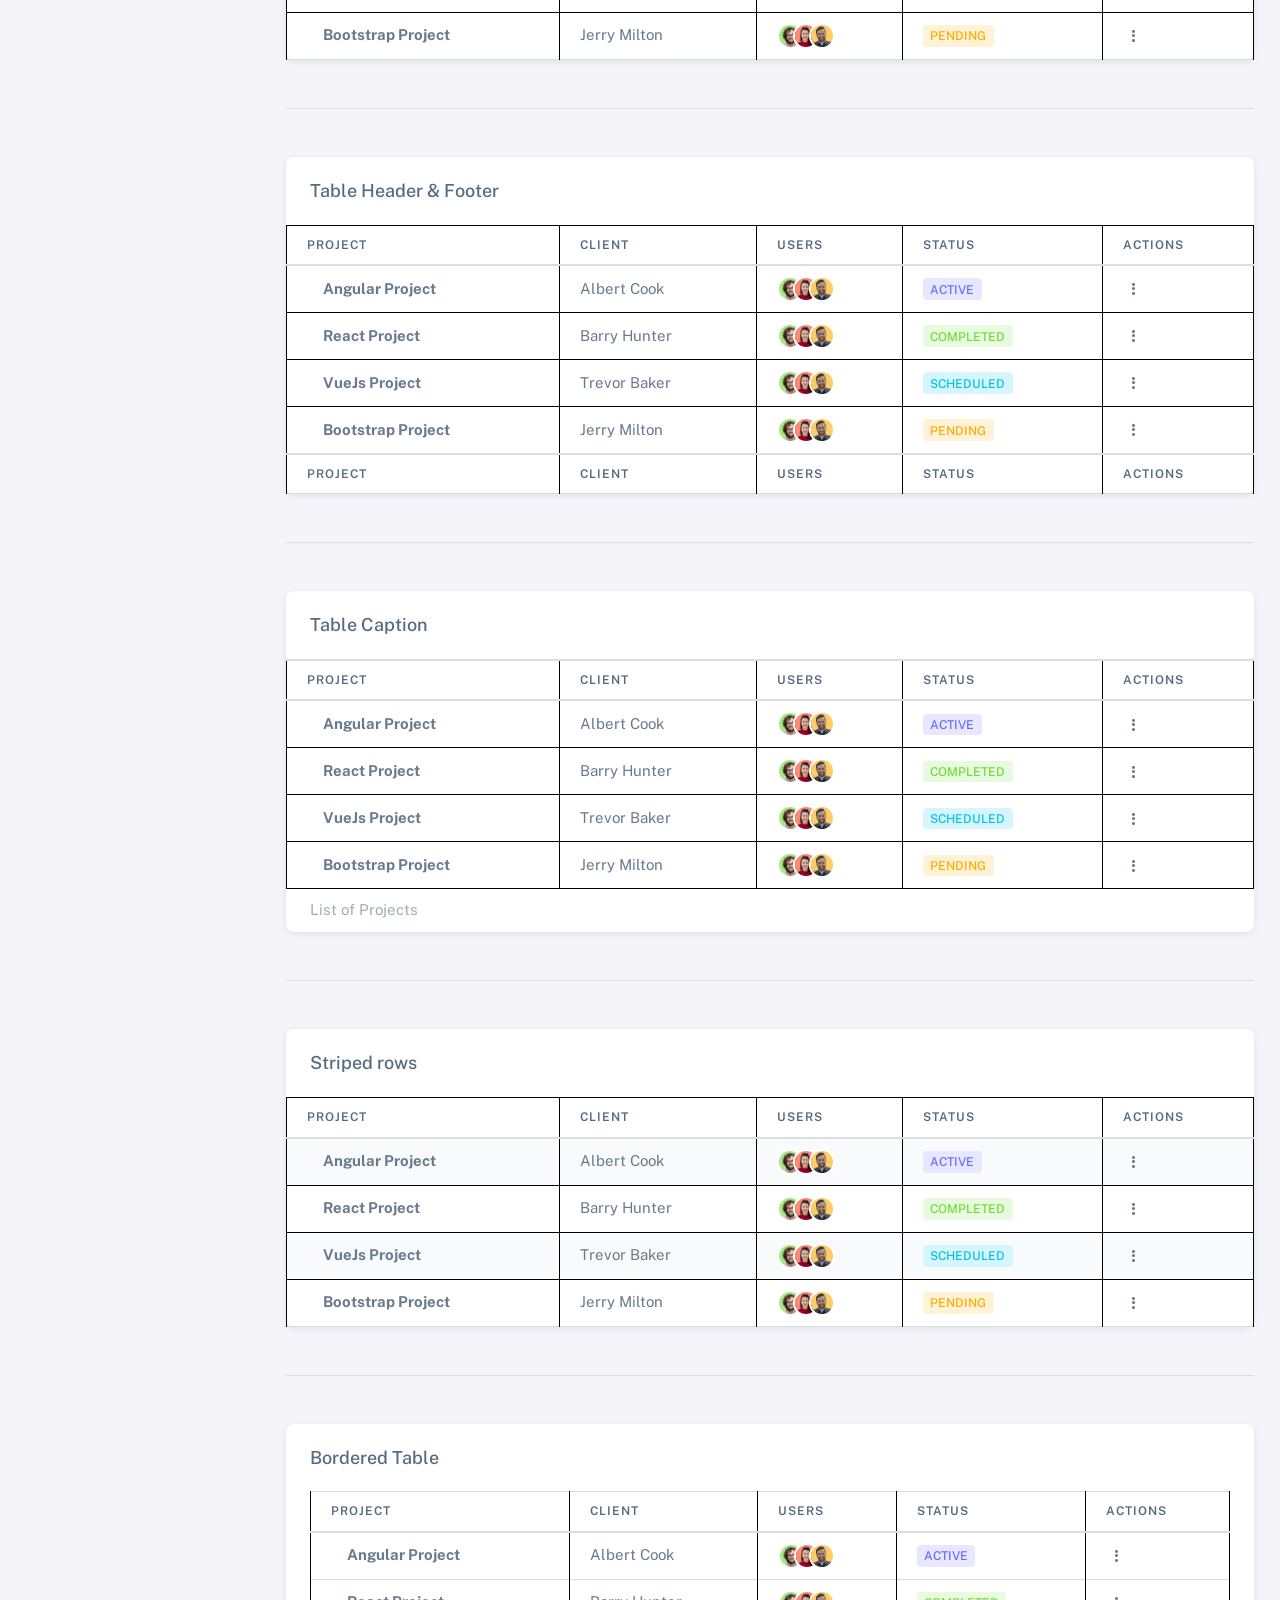
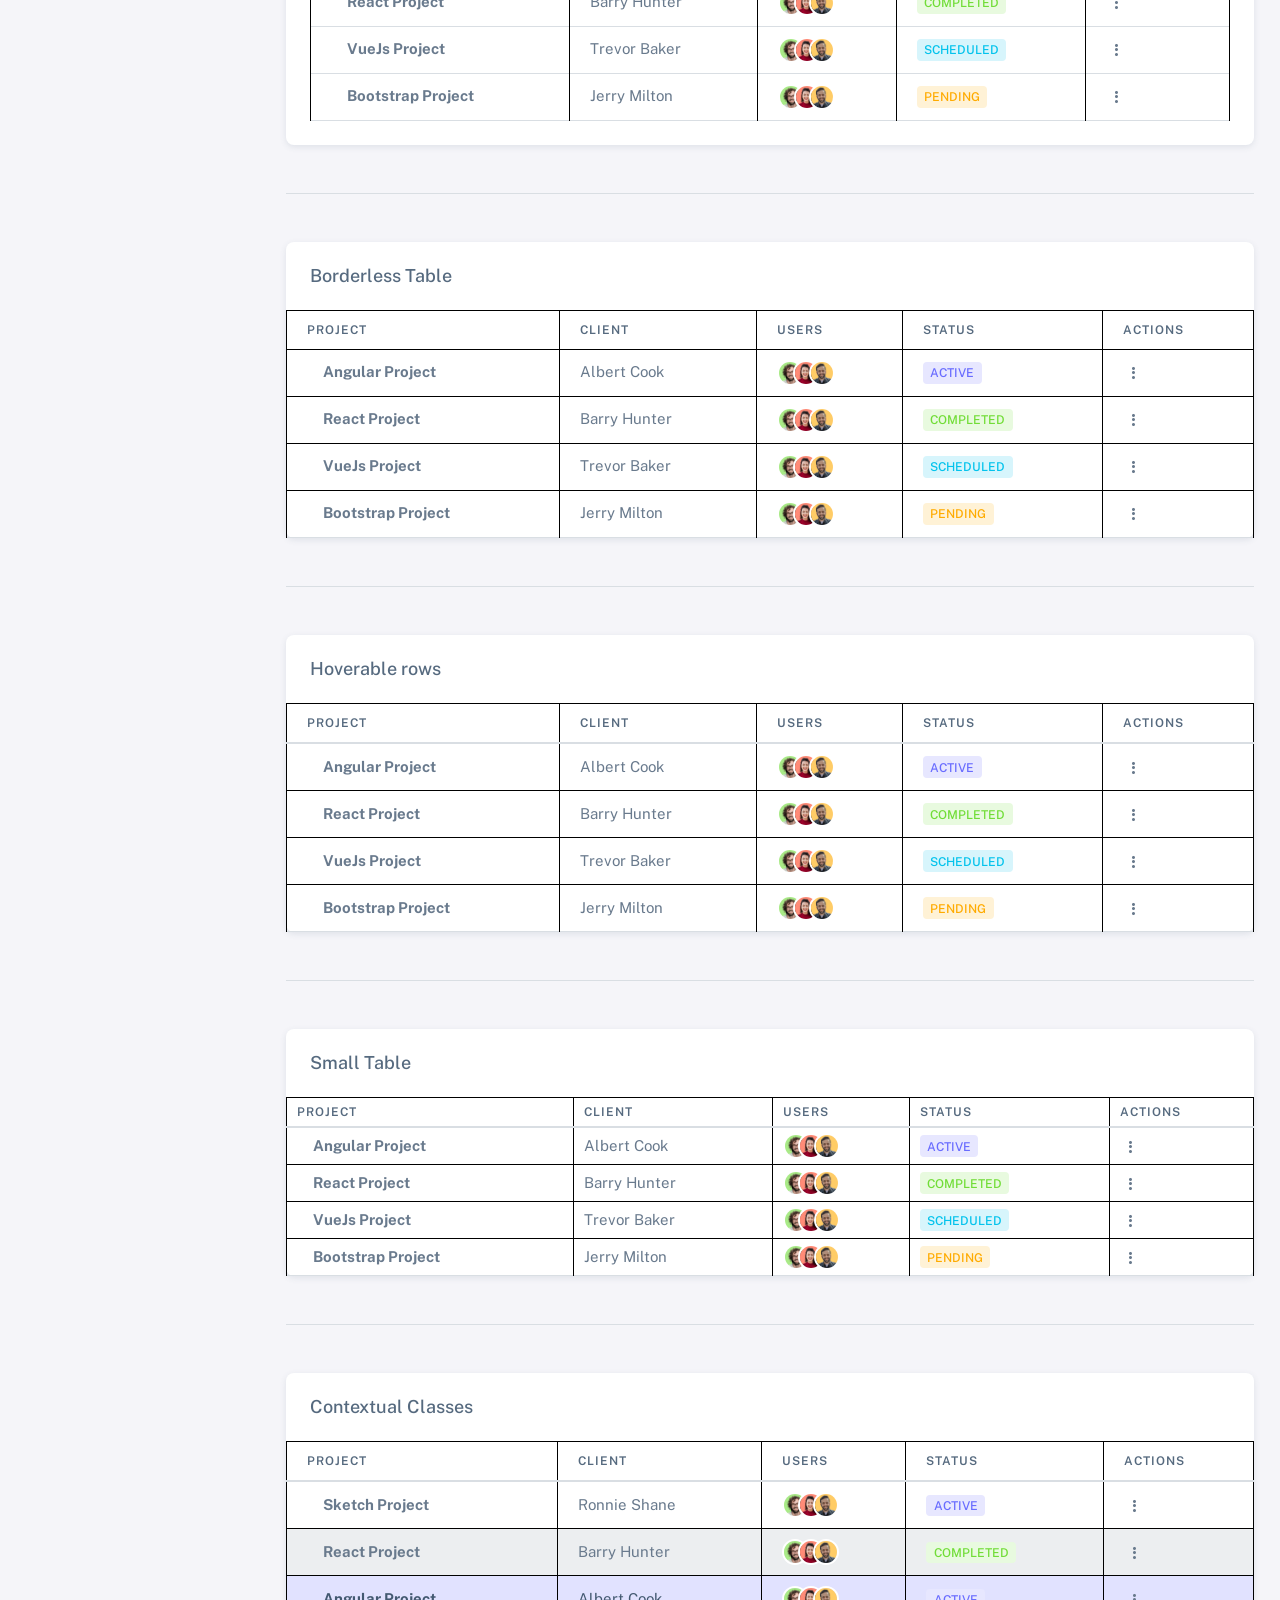
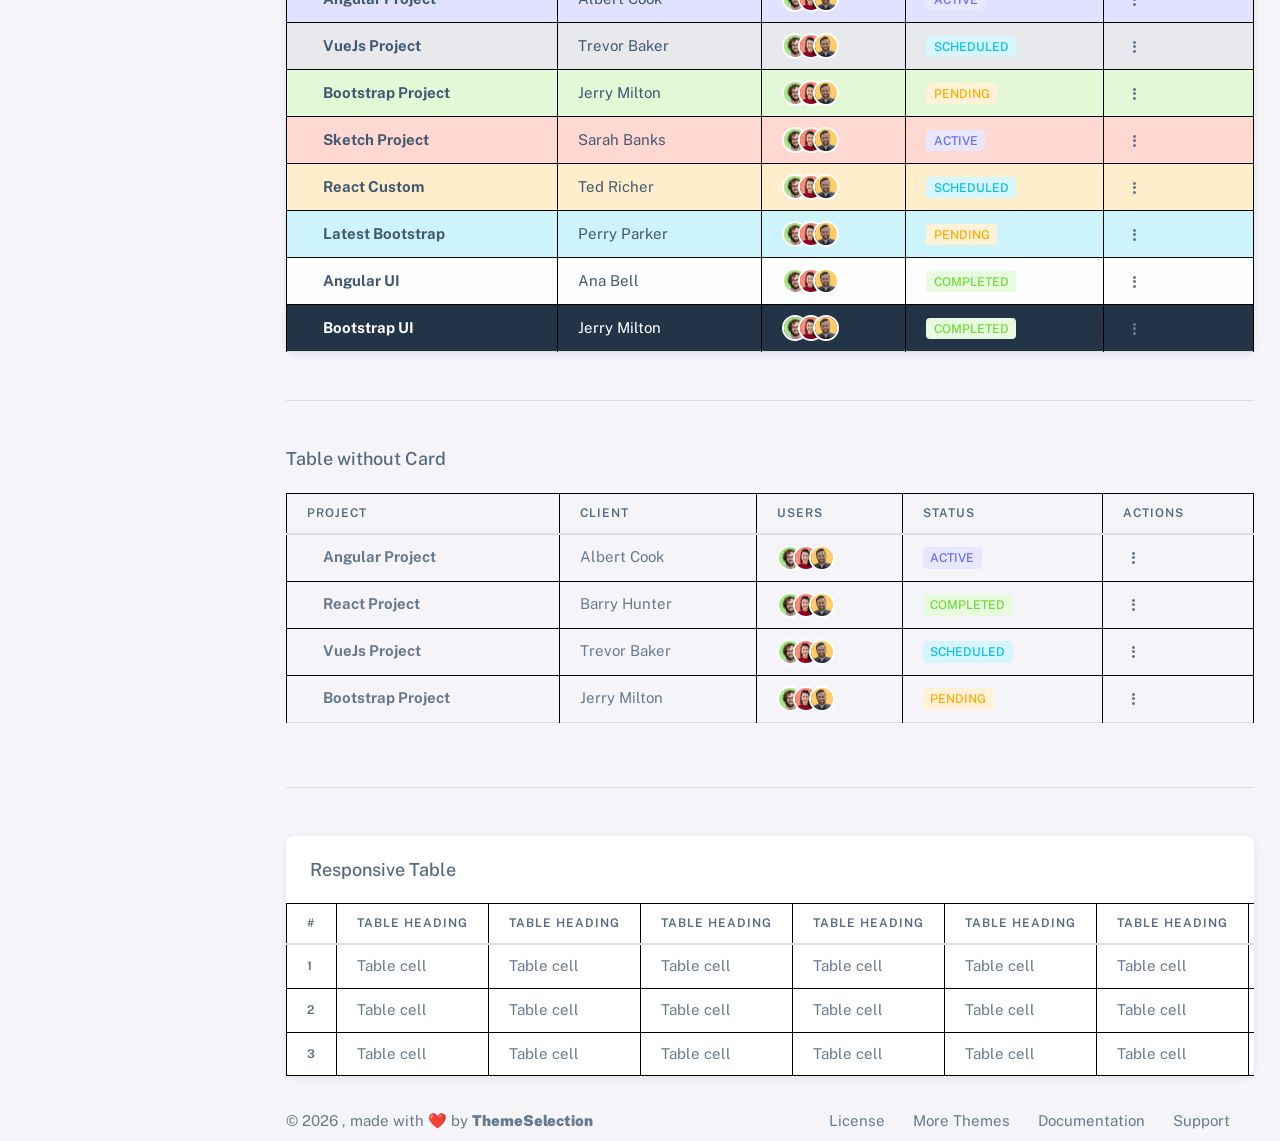
<file: capstone-new/html/tables-basic.html>
<!DOCTYPE html>

<html
  lang="en"
  class="light-style layout-menu-fixed"
  dir="ltr"
  data-theme="theme-default"
  data-assets-path="../assets/"
  data-template="vertical-menu-template-free"
>
  <head>
    <meta charset="utf-8" />
    <meta
      name="viewport"
      content="width=device-width, initial-scale=1.0, user-scalable=no, minimum-scale=1.0, maximum-scale=1.0"
    />

    <title>Tables - Basic Tables | Sneat - Bootstrap 5 HTML Admin Template - Pro</title>

    <meta name="description" content="" />

    <!-- Favicon -->
    <link rel="icon" type="image/x-icon" href="../assets/img/favicon/favicon.ico" />

    <!-- Fonts -->
    <link rel="preconnect" href="https://fonts.googleapis.com" />
    <link rel="preconnect" href="https://fonts.gstatic.com" crossorigin />
    <link
      href="https://fonts.googleapis.com/css2?family=Public+Sans:ital,wght@0,300;0,400;0,500;0,600;0,700;1,300;1,400;1,500;1,600;1,700&display=swap"
      rel="stylesheet"
    />

    <!-- Icons. Uncomment required icon fonts -->
    <link rel="stylesheet" href="../assets/vendor/fonts/boxicons.css" />

    <!-- Core CSS -->
    <link rel="stylesheet" href="../assets/vendor/css/core.css" class="template-customizer-core-css" />
    <link rel="stylesheet" href="../assets/vendor/css/theme-default.css" class="template-customizer-theme-css" />
    <link rel="stylesheet" href="../assets/css/demo.css" />

    <!-- Vendors CSS -->
    <link rel="stylesheet" href="../assets/vendor/libs/perfect-scrollbar/perfect-scrollbar.css" />

    <!-- Page CSS -->

    <!-- Helpers -->
    <script src="../assets/vendor/js/helpers.js"></script>

    <!--! Template customizer & Theme config files MUST be included after core stylesheets and helpers.js in the <head> section -->
    <!--? Config:  Mandatory theme config file contain global vars & default theme options, Set your preferred theme option in this file.  -->
    <script src="../assets/js/config.js"></script>
  </head>

  <body>
    <!-- Layout wrapper -->
    <div class="layout-wrapper layout-content-navbar">
      <div class="layout-container">
        <!-- Menu -->

        <aside id="layout-menu" class="layout-menu menu-vertical menu bg-menu-theme">
          <div class="app-brand demo">
            <a href="index.html" class="app-brand-link">
              <span class="app-brand-logo demo">
                <svg
                  width="25"
                  viewBox="0 0 25 42"
                  version="1.1"
                  xmlns="http://www.w3.org/2000/svg"
                  xmlns:xlink="http://www.w3.org/1999/xlink"
                >
                  <defs>
                    <path
                      d="M13.7918663,0.358365126 L3.39788168,7.44174259 C0.566865006,9.69408886 -0.379795268,12.4788597 0.557900856,15.7960551 C0.68998853,16.2305145 1.09562888,17.7872135 3.12357076,19.2293357 C3.8146334,19.7207684 5.32369333,20.3834223 7.65075054,21.2172976 L7.59773219,21.2525164 L2.63468769,24.5493413 C0.445452254,26.3002124 0.0884951797,28.5083815 1.56381646,31.1738486 C2.83770406,32.8170431 5.20850219,33.2640127 7.09180128,32.5391577 C8.347334,32.0559211 11.4559176,30.0011079 16.4175519,26.3747182 C18.0338572,24.4997857 18.6973423,22.4544883 18.4080071,20.2388261 C17.963753,17.5346866 16.1776345,15.5799961 13.0496516,14.3747546 L10.9194936,13.4715819 L18.6192054,7.984237 L13.7918663,0.358365126 Z"
                      id="path-1"
                    ></path>
                    <path
                      d="M5.47320593,6.00457225 C4.05321814,8.216144 4.36334763,10.0722806 6.40359441,11.5729822 C8.61520715,12.571656 10.0999176,13.2171421 10.8577257,13.5094407 L15.5088241,14.433041 L18.6192054,7.984237 C15.5364148,3.11535317 13.9273018,0.573395879 13.7918663,0.358365126 C13.5790555,0.511491653 10.8061687,2.3935607 5.47320593,6.00457225 Z"
                      id="path-3"
                    ></path>
                    <path
                      d="M7.50063644,21.2294429 L12.3234468,23.3159332 C14.1688022,24.7579751 14.397098,26.4880487 13.008334,28.506154 C11.6195701,30.5242593 10.3099883,31.790241 9.07958868,32.3040991 C5.78142938,33.4346997 4.13234973,34 4.13234973,34 C4.13234973,34 2.75489982,33.0538207 2.37032616e-14,31.1614621 C-0.55822714,27.8186216 -0.55822714,26.0572515 -4.05231404e-15,25.8773518 C0.83734071,25.6075023 2.77988457,22.8248993 3.3049379,22.52991 C3.65497346,22.3332504 5.05353963,21.8997614 7.50063644,21.2294429 Z"
                      id="path-4"
                    ></path>
                    <path
                      d="M20.6,7.13333333 L25.6,13.8 C26.2627417,14.6836556 26.0836556,15.9372583 25.2,16.6 C24.8538077,16.8596443 24.4327404,17 24,17 L14,17 C12.8954305,17 12,16.1045695 12,15 C12,14.5672596 12.1403557,14.1461923 12.4,13.8 L17.4,7.13333333 C18.0627417,6.24967773 19.3163444,6.07059163 20.2,6.73333333 C20.3516113,6.84704183 20.4862915,6.981722 20.6,7.13333333 Z"
                      id="path-5"
                    ></path>
                  </defs>
                  <g id="g-app-brand" stroke="none" stroke-width="1" fill="none" fill-rule="evenodd">
                    <g id="Brand-Logo" transform="translate(-27.000000, -15.000000)">
                      <g id="Icon" transform="translate(27.000000, 15.000000)">
                        <g id="Mask" transform="translate(0.000000, 8.000000)">
                          <mask id="mask-2" fill="white">
                            <use xlink:href="#path-1"></use>
                          </mask>
                          <use fill="#696cff" xlink:href="#path-1"></use>
                          <g id="Path-3" mask="url(#mask-2)">
                            <use fill="#696cff" xlink:href="#path-3"></use>
                            <use fill-opacity="0.2" fill="#FFFFFF" xlink:href="#path-3"></use>
                          </g>
                          <g id="Path-4" mask="url(#mask-2)">
                            <use fill="#696cff" xlink:href="#path-4"></use>
                            <use fill-opacity="0.2" fill="#FFFFFF" xlink:href="#path-4"></use>
                          </g>
                        </g>
                        <g
                          id="Triangle"
                          transform="translate(19.000000, 11.000000) rotate(-300.000000) translate(-19.000000, -11.000000) "
                        >
                          <use fill="#696cff" xlink:href="#path-5"></use>
                          <use fill-opacity="0.2" fill="#FFFFFF" xlink:href="#path-5"></use>
                        </g>
                      </g>
                    </g>
                  </g>
                </svg>
              </span>
              <span class="app-brand-text demo menu-text fw-bolder ms-2">Sneat</span>
            </a>

            <a href="javascript:void(0);" class="layout-menu-toggle menu-link text-large ms-auto d-block d-xl-none">
              <i class="bx bx-chevron-left bx-sm align-middle"></i>
            </a>
          </div>

          <div class="menu-inner-shadow"></div>

          <ul class="menu-inner py-1">
            <!-- Dashboard -->
            <li class="menu-item">
              <a href="index.html" class="menu-link">
                <i class="menu-icon tf-icons bx bx-home-circle"></i>
                <div data-i18n="Analytics">Dashboard</div>
              </a>
            </li>

            <!-- Layouts -->
            <li class="menu-item">
              <a href="javascript:void(0);" class="menu-link menu-toggle">
                <i class="menu-icon tf-icons bx bx-layout"></i>
                <div data-i18n="Layouts">Layouts</div>
              </a>

              <ul class="menu-sub">
                <li class="menu-item">
                  <a href="layouts-without-menu.html" class="menu-link">
                    <div data-i18n="Without menu">Without menu</div>
                  </a>
                </li>
                <li class="menu-item">
                  <a href="layouts-without-navbar.html" class="menu-link">
                    <div data-i18n="Without navbar">Without navbar</div>
                  </a>
                </li>
                <li class="menu-item">
                  <a href="layouts-container.html" class="menu-link">
                    <div data-i18n="Container">Container</div>
                  </a>
                </li>
                <li class="menu-item">
                  <a href="layouts-fluid.html" class="menu-link">
                    <div data-i18n="Fluid">Fluid</div>
                  </a>
                </li>
                <li class="menu-item">
                  <a href="layouts-blank.html" class="menu-link">
                    <div data-i18n="Blank">Blank</div>
                  </a>
                </li>
              </ul>
            </li>

            <li class="menu-header small text-uppercase">
              <span class="menu-header-text">Pages</span>
            </li>
            <li class="menu-item">
              <a href="javascript:void(0);" class="menu-link menu-toggle">
                <i class="menu-icon tf-icons bx bx-dock-top"></i>
                <div data-i18n="Account Settings">Account Settings</div>
              </a>
              <ul class="menu-sub">
                <li class="menu-item">
                  <a href="pages-account-settings-account.html" class="menu-link">
                    <div data-i18n="Account">Account</div>
                  </a>
                </li>
                <li class="menu-item">
                  <a href="pages-account-settings-notifications.html" class="menu-link">
                    <div data-i18n="Notifications">Notifications</div>
                  </a>
                </li>
                <li class="menu-item">
                  <a href="pages-account-settings-connections.html" class="menu-link">
                    <div data-i18n="Connections">Connections</div>
                  </a>
                </li>
              </ul>
            </li>
            <li class="menu-item">
              <a href="javascript:void(0);" class="menu-link menu-toggle">
                <i class="menu-icon tf-icons bx bx-lock-open-alt"></i>
                <div data-i18n="Authentications">Authentications</div>
              </a>
              <ul class="menu-sub">
                <li class="menu-item">
                  <a href="auth-login-basic.html" class="menu-link" target="_blank">
                    <div data-i18n="Basic">Login</div>
                  </a>
                </li>
                <li class="menu-item">
                  <a href="auth-register-basic.html" class="menu-link" target="_blank">
                    <div data-i18n="Basic">Register</div>
                  </a>
                </li>
                <li class="menu-item">
                  <a href="auth-forgot-password-basic.html" class="menu-link" target="_blank">
                    <div data-i18n="Basic">Forgot Password</div>
                  </a>
                </li>
              </ul>
            </li>
            <li class="menu-item">
              <a href="javascript:void(0);" class="menu-link menu-toggle">
                <i class="menu-icon tf-icons bx bx-cube-alt"></i>
                <div data-i18n="Misc">Misc</div>
              </a>
              <ul class="menu-sub">
                <li class="menu-item">
                  <a href="pages-misc-error.html" class="menu-link">
                    <div data-i18n="Error">Error</div>
                  </a>
                </li>
                <li class="menu-item">
                  <a href="pages-misc-under-maintenance.html" class="menu-link">
                    <div data-i18n="Under Maintenance">Under Maintenance</div>
                  </a>
                </li>
              </ul>
            </li>
            <!-- Components -->
            <li class="menu-header small text-uppercase"><span class="menu-header-text">Components</span></li>
            <!-- Cards -->
            <li class="menu-item">
              <a href="cards-basic.html" class="menu-link">
                <i class="menu-icon tf-icons bx bx-collection"></i>
                <div data-i18n="Basic">Cards</div>
              </a>
            </li>
            <!-- User interface -->
            <li class="menu-item">
              <a href="javascript:void(0)" class="menu-link menu-toggle">
                <i class="menu-icon tf-icons bx bx-box"></i>
                <div data-i18n="User interface">User interface</div>
              </a>
              <ul class="menu-sub">
                <li class="menu-item">
                  <a href="ui-accordion.html" class="menu-link">
                    <div data-i18n="Accordion">Accordion</div>
                  </a>
                </li>
                <li class="menu-item">
                  <a href="ui-alerts.html" class="menu-link">
                    <div data-i18n="Alerts">Alerts</div>
                  </a>
                </li>
                <li class="menu-item">
                  <a href="ui-badges.html" class="menu-link">
                    <div data-i18n="Badges">Badges</div>
                  </a>
                </li>
                <li class="menu-item">
                  <a href="ui-buttons.html" class="menu-link">
                    <div data-i18n="Buttons">Buttons</div>
                  </a>
                </li>
                <li class="menu-item">
                  <a href="ui-carousel.html" class="menu-link">
                    <div data-i18n="Carousel">Carousel</div>
                  </a>
                </li>
                <li class="menu-item">
                  <a href="ui-collapse.html" class="menu-link">
                    <div data-i18n="Collapse">Collapse</div>
                  </a>
                </li>
                <li class="menu-item">
                  <a href="ui-dropdowns.html" class="menu-link">
                    <div data-i18n="Dropdowns">Dropdowns</div>
                  </a>
                </li>
                <li class="menu-item">
                  <a href="ui-footer.html" class="menu-link">
                    <div data-i18n="Footer">Footer</div>
                  </a>
                </li>
                <li class="menu-item">
                  <a href="ui-list-groups.html" class="menu-link">
                    <div data-i18n="List Groups">List groups</div>
                  </a>
                </li>
                <li class="menu-item">
                  <a href="ui-modals.html" class="menu-link">
                    <div data-i18n="Modals">Modals</div>
                  </a>
                </li>
                <li class="menu-item">
                  <a href="ui-navbar.html" class="menu-link">
                    <div data-i18n="Navbar">Navbar</div>
                  </a>
                </li>
                <li class="menu-item">
                  <a href="ui-offcanvas.html" class="menu-link">
                    <div data-i18n="Offcanvas">Offcanvas</div>
                  </a>
                </li>
                <li class="menu-item">
                  <a href="ui-pagination-breadcrumbs.html" class="menu-link">
                    <div data-i18n="Pagination &amp; Breadcrumbs">Pagination &amp; Breadcrumbs</div>
                  </a>
                </li>
                <li class="menu-item">
                  <a href="ui-progress.html" class="menu-link">
                    <div data-i18n="Progress">Progress</div>
                  </a>
                </li>
                <li class="menu-item">
                  <a href="ui-spinners.html" class="menu-link">
                    <div data-i18n="Spinners">Spinners</div>
                  </a>
                </li>
                <li class="menu-item">
                  <a href="ui-tabs-pills.html" class="menu-link">
                    <div data-i18n="Tabs &amp; Pills">Tabs &amp; Pills</div>
                  </a>
                </li>
                <li class="menu-item">
                  <a href="ui-toasts.html" class="menu-link">
                    <div data-i18n="Toasts">Toasts</div>
                  </a>
                </li>
                <li class="menu-item">
                  <a href="ui-tooltips-popovers.html" class="menu-link">
                    <div data-i18n="Tooltips & Popovers">Tooltips &amp; popovers</div>
                  </a>
                </li>
                <li class="menu-item">
                  <a href="ui-typography.html" class="menu-link">
                    <div data-i18n="Typography">Typography</div>
                  </a>
                </li>
              </ul>
            </li>

            <!-- Extended components -->
            <li class="menu-item">
              <a href="javascript:void(0)" class="menu-link menu-toggle">
                <i class="menu-icon tf-icons bx bx-copy"></i>
                <div data-i18n="Extended UI">Extended UI</div>
              </a>
              <ul class="menu-sub">
                <li class="menu-item">
                  <a href="extended-ui-perfect-scrollbar.html" class="menu-link">
                    <div data-i18n="Perfect Scrollbar">Perfect scrollbar</div>
                  </a>
                </li>
                <li class="menu-item">
                  <a href="extended-ui-text-divider.html" class="menu-link">
                    <div data-i18n="Text Divider">Text Divider</div>
                  </a>
                </li>
              </ul>
            </li>

            <li class="menu-item">
              <a href="icons-boxicons.html" class="menu-link">
                <i class="menu-icon tf-icons bx bx-crown"></i>
                <div data-i18n="Boxicons">Boxicons</div>
              </a>
            </li>

            <!-- Forms & Tables -->
            <li class="menu-header small text-uppercase"><span class="menu-header-text">Forms &amp; Tables</span></li>
            <!-- Forms -->
            <li class="menu-item">
              <a href="javascript:void(0);" class="menu-link menu-toggle">
                <i class="menu-icon tf-icons bx bx-detail"></i>
                <div data-i18n="Form Elements">Form Elements</div>
              </a>
              <ul class="menu-sub">
                <li class="menu-item">
                  <a href="forms-basic-inputs.html" class="menu-link">
                    <div data-i18n="Basic Inputs">Basic Inputs</div>
                  </a>
                </li>
                <li class="menu-item">
                  <a href="forms-input-groups.html" class="menu-link">
                    <div data-i18n="Input groups">Input groups</div>
                  </a>
                </li>
              </ul>
            </li>
            <li class="menu-item">
              <a href="javascript:void(0);" class="menu-link menu-toggle">
                <i class="menu-icon tf-icons bx bx-detail"></i>
                <div data-i18n="Form Layouts">Form Layouts</div>
              </a>
              <ul class="menu-sub">
                <li class="menu-item">
                  <a href="form-layouts-vertical.html" class="menu-link">
                    <div data-i18n="Vertical Form">Vertical Form</div>
                  </a>
                </li>
                <li class="menu-item">
                  <a href="form-layouts-horizontal.html" class="menu-link">
                    <div data-i18n="Horizontal Form">Horizontal Form</div>
                  </a>
                </li>
              </ul>
            </li>
            <!-- Tables -->
            <li class="menu-item active">
              <a href="tables-basic.html" class="menu-link">
                <i class="menu-icon tf-icons bx bx-table"></i>
                <div data-i18n="Tables">Tables</div>
              </a>
            </li>
            <!-- Misc -->
            <li class="menu-header small text-uppercase"><span class="menu-header-text">Misc</span></li>
            <li class="menu-item">
              <a
                href="https://github.com/themeselection/sneat-html-admin-template-free/issues"
                target="_blank"
                class="menu-link"
              >
                <i class="menu-icon tf-icons bx bx-support"></i>
                <div data-i18n="Support">Support</div>
              </a>
            </li>
            <li class="menu-item">
              <a
                href="https://themeselection.com/demo/sneat-bootstrap-html-admin-template/documentation/"
                target="_blank"
                class="menu-link"
              >
                <i class="menu-icon tf-icons bx bx-file"></i>
                <div data-i18n="Documentation">Documentation</div>
              </a>
            </li>
          </ul>
        </aside>
        <!-- / Menu -->

        <!-- Layout container -->
        <div class="layout-page">
          <!-- Navbar -->

          <nav
            class="layout-navbar container-xxl navbar navbar-expand-xl navbar-detached align-items-center bg-navbar-theme"
            id="layout-navbar"
          >
            <div class="layout-menu-toggle navbar-nav align-items-xl-center me-3 me-xl-0 d-xl-none">
              <a class="nav-item nav-link px-0 me-xl-4" href="javascript:void(0)">
                <i class="bx bx-menu bx-sm"></i>
              </a>
            </div>

            <div class="navbar-nav-right d-flex align-items-center" id="navbar-collapse">
              <!-- Search -->
              <div class="navbar-nav align-items-center">
                <div class="nav-item d-flex align-items-center">
                  <i class="bx bx-search fs-4 lh-0"></i>
                  <input
                    type="text"
                    class="form-control border-0 shadow-none"
                    placeholder="Search..."
                    aria-label="Search..."
                  />
                </div>
              </div>
              <!-- /Search -->

              <ul class="navbar-nav flex-row align-items-center ms-auto">
                <!-- Place this tag where you want the button to render. -->
                <li class="nav-item lh-1 me-3">
                  <a
                    class="github-button"
                    href="https://github.com/themeselection/sneat-html-admin-template-free"
                    data-icon="octicon-star"
                    data-size="large"
                    data-show-count="true"
                    aria-label="Star themeselection/sneat-html-admin-template-free on GitHub"
                    >Star</a
                  >
                </li>

                <!-- User -->
                <li class="nav-item navbar-dropdown dropdown-user dropdown">
                  <a class="nav-link dropdown-toggle hide-arrow" href="javascript:void(0);" data-bs-toggle="dropdown">
                    <div class="avatar avatar-online">
                      <img src="../assets/img/avatars/1.png" alt class="w-px-40 h-auto rounded-circle" />
                    </div>
                  </a>
                  <ul class="dropdown-menu dropdown-menu-end">
                    <li>
                      <a class="dropdown-item" href="#">
                        <div class="d-flex">
                          <div class="flex-shrink-0 me-3">
                            <div class="avatar avatar-online">
                              <img src="../assets/img/avatars/1.png" alt class="w-px-40 h-auto rounded-circle" />
                            </div>
                          </div>
                          <div class="flex-grow-1">
                            <span class="fw-semibold d-block">John Doe</span>
                            <small class="text-muted">Admin</small>
                          </div>
                        </div>
                      </a>
                    </li>
                    <li>
                      <div class="dropdown-divider"></div>
                    </li>
                    <li>
                      <a class="dropdown-item" href="#">
                        <i class="bx bx-user me-2"></i>
                        <span class="align-middle">My Profile</span>
                      </a>
                    </li>
                    <li>
                      <a class="dropdown-item" href="#">
                        <i class="bx bx-cog me-2"></i>
                        <span class="align-middle">Settings</span>
                      </a>
                    </li>
                    <li>
                      <a class="dropdown-item" href="#">
                        <span class="d-flex align-items-center align-middle">
                          <i class="flex-shrink-0 bx bx-credit-card me-2"></i>
                          <span class="flex-grow-1 align-middle">Billing</span>
                          <span class="flex-shrink-0 badge badge-center rounded-pill bg-danger w-px-20 h-px-20">4</span>
                        </span>
                      </a>
                    </li>
                    <li>
                      <div class="dropdown-divider"></div>
                    </li>
                    <li>
                      <a class="dropdown-item" href="auth-login-basic.html">
                        <i class="bx bx-power-off me-2"></i>
                        <span class="align-middle">Log Out</span>
                      </a>
                    </li>
                  </ul>
                </li>
                <!--/ User -->
              </ul>
            </div>
          </nav>

          <!-- / Navbar -->

          <!-- Content wrapper -->
          <div class="content-wrapper">
            <!-- Content -->

            <div class="container-xxl flex-grow-1 container-p-y">
              <h4 class="fw-bold py-3 mb-4"><span class="text-muted fw-light">Tables /</span> Basic Tables</h4>

              <!-- Basic Bootstrap Table -->
              <div class="card">
                <h5 class="card-header">Table Basic</h5>
                <div class="table-responsive text-nowrap">
                  <table class="table">
                    <thead>
                      <tr>
                        <th>Project</th>
                        <th>Client</th>
                        <th>Users</th>
                        <th>Status</th>
                        <th>Actions</th>
                      </tr>
                    </thead>
                    <tbody class="table-border-bottom-0">
                      <tr>
                        <td><i class="fab fa-angular fa-lg text-danger me-3"></i> <strong>Angular Project</strong></td>
                        <td>Albert Cook</td>
                        <td>
                          <ul class="list-unstyled users-list m-0 avatar-group d-flex align-items-center">
                            <li
                              data-bs-toggle="tooltip"
                              data-popup="tooltip-custom"
                              data-bs-placement="top"
                              class="avatar avatar-xs pull-up"
                              title="Lilian Fuller"
                            >
                              <img src="../assets/img/avatars/5.png" alt="Avatar" class="rounded-circle" />
                            </li>
                            <li
                              data-bs-toggle="tooltip"
                              data-popup="tooltip-custom"
                              data-bs-placement="top"
                              class="avatar avatar-xs pull-up"
                              title="Sophia Wilkerson"
                            >
                              <img src="../assets/img/avatars/6.png" alt="Avatar" class="rounded-circle" />
                            </li>
                            <li
                              data-bs-toggle="tooltip"
                              data-popup="tooltip-custom"
                              data-bs-placement="top"
                              class="avatar avatar-xs pull-up"
                              title="Christina Parker"
                            >
                              <img src="../assets/img/avatars/7.png" alt="Avatar" class="rounded-circle" />
                            </li>
                          </ul>
                        </td>
                        <td><span class="badge bg-label-primary me-1">Active</span></td>
                        <td>
                          <div class="dropdown">
                            <button type="button" class="btn p-0 dropdown-toggle hide-arrow" data-bs-toggle="dropdown">
                              <i class="bx bx-dots-vertical-rounded"></i>
                            </button>
                            <div class="dropdown-menu">
                              <a class="dropdown-item" href="javascript:void(0);"
                                ><i class="bx bx-edit-alt me-1"></i> Edit</a
                              >
                              <a class="dropdown-item" href="javascript:void(0);"
                                ><i class="bx bx-trash me-1"></i> Delete</a
                              >
                            </div>
                          </div>
                        </td>
                      </tr>
                      <tr>
                        <td><i class="fab fa-react fa-lg text-info me-3"></i> <strong>React Project</strong></td>
                        <td>Barry Hunter</td>
                        <td>
                          <ul class="list-unstyled users-list m-0 avatar-group d-flex align-items-center">
                            <li
                              data-bs-toggle="tooltip"
                              data-popup="tooltip-custom"
                              data-bs-placement="top"
                              class="avatar avatar-xs pull-up"
                              title="Lilian Fuller"
                            >
                              <img src="../assets/img/avatars/5.png" alt="Avatar" class="rounded-circle" />
                            </li>
                            <li
                              data-bs-toggle="tooltip"
                              data-popup="tooltip-custom"
                              data-bs-placement="top"
                              class="avatar avatar-xs pull-up"
                              title="Sophia Wilkerson"
                            >
                              <img src="../assets/img/avatars/6.png" alt="Avatar" class="rounded-circle" />
                            </li>
                            <li
                              data-bs-toggle="tooltip"
                              data-popup="tooltip-custom"
                              data-bs-placement="top"
                              class="avatar avatar-xs pull-up"
                              title="Christina Parker"
                            >
                              <img src="../assets/img/avatars/7.png" alt="Avatar" class="rounded-circle" />
                            </li>
                          </ul>
                        </td>
                        <td><span class="badge bg-label-success me-1">Completed</span></td>
                        <td>
                          <div class="dropdown">
                            <button type="button" class="btn p-0 dropdown-toggle hide-arrow" data-bs-toggle="dropdown">
                              <i class="bx bx-dots-vertical-rounded"></i>
                            </button>
                            <div class="dropdown-menu">
                              <a class="dropdown-item" href="javascript:void(0);"
                                ><i class="bx bx-edit-alt me-2"></i> Edit</a
                              >
                              <a class="dropdown-item" href="javascript:void(0);"
                                ><i class="bx bx-trash me-2"></i> Delete</a
                              >
                            </div>
                          </div>
                        </td>
                      </tr>
                      <tr>
                        <td><i class="fab fa-vuejs fa-lg text-success me-3"></i> <strong>VueJs Project</strong></td>
                        <td>Trevor Baker</td>
                        <td>
                          <ul class="list-unstyled users-list m-0 avatar-group d-flex align-items-center">
                            <li
                              data-bs-toggle="tooltip"
                              data-popup="tooltip-custom"
                              data-bs-placement="top"
                              class="avatar avatar-xs pull-up"
                              title="Lilian Fuller"
                            >
                              <img src="../assets/img/avatars/5.png" alt="Avatar" class="rounded-circle" />
                            </li>
                            <li
                              data-bs-toggle="tooltip"
                              data-popup="tooltip-custom"
                              data-bs-placement="top"
                              class="avatar avatar-xs pull-up"
                              title="Sophia Wilkerson"
                            >
                              <img src="../assets/img/avatars/6.png" alt="Avatar" class="rounded-circle" />
                            </li>
                            <li
                              data-bs-toggle="tooltip"
                              data-popup="tooltip-custom"
                              data-bs-placement="top"
                              class="avatar avatar-xs pull-up"
                              title="Christina Parker"
                            >
                              <img src="../assets/img/avatars/7.png" alt="Avatar" class="rounded-circle" />
                            </li>
                          </ul>
                        </td>
                        <td><span class="badge bg-label-info me-1">Scheduled</span></td>
                        <td>
                          <div class="dropdown">
                            <button type="button" class="btn p-0 dropdown-toggle hide-arrow" data-bs-toggle="dropdown">
                              <i class="bx bx-dots-vertical-rounded"></i>
                            </button>
                            <div class="dropdown-menu">
                              <a class="dropdown-item" href="javascript:void(0);"
                                ><i class="bx bx-edit-alt me-2"></i> Edit</a
                              >
                              <a class="dropdown-item" href="javascript:void(0);"
                                ><i class="bx bx-trash me-2"></i> Delete</a
                              >
                            </div>
                          </div>
                        </td>
                      </tr>
                      <tr>
                        <td>
                          <i class="fab fa-bootstrap fa-lg text-primary me-3"></i> <strong>Bootstrap Project</strong>
                        </td>
                        <td>Jerry Milton</td>
                        <td>
                          <ul class="list-unstyled users-list m-0 avatar-group d-flex align-items-center">
                            <li
                              data-bs-toggle="tooltip"
                              data-popup="tooltip-custom"
                              data-bs-placement="top"
                              class="avatar avatar-xs pull-up"
                              title="Lilian Fuller"
                            >
                              <img src="../assets/img/avatars/5.png" alt="Avatar" class="rounded-circle" />
                            </li>
                            <li
                              data-bs-toggle="tooltip"
                              data-popup="tooltip-custom"
                              data-bs-placement="top"
                              class="avatar avatar-xs pull-up"
                              title="Sophia Wilkerson"
                            >
                              <img src="../assets/img/avatars/6.png" alt="Avatar" class="rounded-circle" />
                            </li>
                            <li
                              data-bs-toggle="tooltip"
                              data-popup="tooltip-custom"
                              data-bs-placement="top"
                              class="avatar avatar-xs pull-up"
                              title="Christina Parker"
                            >
                              <img src="../assets/img/avatars/7.png" alt="Avatar" class="rounded-circle" />
                            </li>
                          </ul>
                        </td>
                        <td><span class="badge bg-label-warning me-1">Pending</span></td>
                        <td>
                          <div class="dropdown">
                            <button type="button" class="btn p-0 dropdown-toggle hide-arrow" data-bs-toggle="dropdown">
                              <i class="bx bx-dots-vertical-rounded"></i>
                            </button>
                            <div class="dropdown-menu">
                              <a class="dropdown-item" href="javascript:void(0);"
                                ><i class="bx bx-edit-alt me-2"></i> Edit</a
                              >
                              <a class="dropdown-item" href="javascript:void(0);"
                                ><i class="bx bx-trash me-2"></i> Delete</a
                              >
                            </div>
                          </div>
                        </td>
                      </tr>
                    </tbody>
                  </table>
                </div>
              </div>
              <!--/ Basic Bootstrap Table -->

              <hr class="my-5" />

              <!-- Bootstrap Dark Table -->
              <div class="card">
                <h5 class="card-header">Table Dark</h5>
                <div class="table-responsive text-nowrap">
                  <table class="table table-dark">
                    <thead>
                      <tr>
                        <th>Project</th>
                        <th>Client</th>
                        <th>Users</th>
                        <th>Status</th>
                        <th>Actions</th>
                      </tr>
                    </thead>
                    <tbody class="table-border-bottom-0">
                      <tr>
                        <td><i class="fab fa-angular fa-lg text-danger me-3"></i> <strong>Angular Project</strong></td>
                        <td>Albert Cook</td>
                        <td>
                          <ul class="list-unstyled users-list m-0 avatar-group d-flex align-items-center">
                            <li
                              data-bs-toggle="tooltip"
                              data-popup="tooltip-custom"
                              data-bs-placement="top"
                              class="avatar avatar-xs pull-up"
                              title="Lilian Fuller"
                            >
                              <img src="../assets/img/avatars/5.png" alt="Avatar" class="rounded-circle" />
                            </li>
                            <li
                              data-bs-toggle="tooltip"
                              data-popup="tooltip-custom"
                              data-bs-placement="top"
                              class="avatar avatar-xs pull-up"
                              title="Sophia Wilkerson"
                            >
                              <img src="../assets/img/avatars/6.png" alt="Avatar" class="rounded-circle" />
                            </li>
                            <li
                              data-bs-toggle="tooltip"
                              data-popup="tooltip-custom"
                              data-bs-placement="top"
                              class="avatar avatar-xs pull-up"
                              title="Christina Parker"
                            >
                              <img src="../assets/img/avatars/7.png" alt="Avatar" class="rounded-circle" />
                            </li>
                          </ul>
                        </td>
                        <td><span class="badge bg-label-primary me-1">Active</span></td>
                        <td>
                          <div class="dropdown">
                            <button type="button" class="btn p-0 dropdown-toggle hide-arrow" data-bs-toggle="dropdown">
                              <i class="bx bx-dots-vertical-rounded"></i>
                            </button>
                            <div class="dropdown-menu">
                              <a class="dropdown-item" href="javascript:void(0);"
                                ><i class="bx bx-edit-alt me-1"></i> Edit</a
                              >
                              <a class="dropdown-item" href="javascript:void(0);"
                                ><i class="bx bx-trash me-1"></i> Delete</a
                              >
                            </div>
                          </div>
                        </td>
                      </tr>
                      <tr>
                        <td><i class="fab fa-react fa-lg text-info me-3"></i> <strong>React Project</strong></td>
                        <td>Barry Hunter</td>
                        <td>
                          <ul class="list-unstyled users-list m-0 avatar-group d-flex align-items-center">
                            <li
                              data-bs-toggle="tooltip"
                              data-popup="tooltip-custom"
                              data-bs-placement="top"
                              class="avatar avatar-xs pull-up"
                              title="Lilian Fuller"
                            >
                              <img src="../assets/img/avatars/5.png" alt="Avatar" class="rounded-circle" />
                            </li>
                            <li
                              data-bs-toggle="tooltip"
                              data-popup="tooltip-custom"
                              data-bs-placement="top"
                              class="avatar avatar-xs pull-up"
                              title="Sophia Wilkerson"
                            >
                              <img src="../assets/img/avatars/6.png" alt="Avatar" class="rounded-circle" />
                            </li>
                            <li
                              data-bs-toggle="tooltip"
                              data-popup="tooltip-custom"
                              data-bs-placement="top"
                              class="avatar avatar-xs pull-up"
                              title="Christina Parker"
                            >
                              <img src="../assets/img/avatars/7.png" alt="Avatar" class="rounded-circle" />
                            </li>
                          </ul>
                        </td>
                        <td><span class="badge bg-label-success me-1">Completed</span></td>
                        <td>
                          <div class="dropdown">
                            <button type="button" class="btn p-0 dropdown-toggle hide-arrow" data-bs-toggle="dropdown">
                              <i class="bx bx-dots-vertical-rounded"></i>
                            </button>
                            <div class="dropdown-menu">
                              <a class="dropdown-item" href="javascript:void(0);"
                                ><i class="bx bx-edit-alt me-1"></i> Edit</a
                              >
                              <a class="dropdown-item" href="javascript:void(0);"
                                ><i class="bx bx-trash me-1"></i> Delete</a
                              >
                            </div>
                          </div>
                        </td>
                      </tr>
                      <tr>
                        <td><i class="fab fa-vuejs fa-lg text-success me-3"></i> <strong>VueJs Project</strong></td>
                        <td>Trevor Baker</td>
                        <td>
                          <ul class="list-unstyled users-list m-0 avatar-group d-flex align-items-center">
                            <li
                              data-bs-toggle="tooltip"
                              data-popup="tooltip-custom"
                              data-bs-placement="top"
                              class="avatar avatar-xs pull-up"
                              title="Lilian Fuller"
                            >
                              <img src="../assets/img/avatars/5.png" alt="Avatar" class="rounded-circle" />
                            </li>
                            <li
                              data-bs-toggle="tooltip"
                              data-popup="tooltip-custom"
                              data-bs-placement="top"
                              class="avatar avatar-xs pull-up"
                              title="Sophia Wilkerson"
                            >
                              <img src="../assets/img/avatars/6.png" alt="Avatar" class="rounded-circle" />
                            </li>
                            <li
                              data-bs-toggle="tooltip"
                              data-popup="tooltip-custom"
                              data-bs-placement="top"
                              class="avatar avatar-xs pull-up"
                              title="Christina Parker"
                            >
                              <img src="../assets/img/avatars/7.png" alt="Avatar" class="rounded-circle" />
                            </li>
                          </ul>
                        </td>
                        <td><span class="badge bg-label-info me-1">Scheduled</span></td>
                        <td>
                          <div class="dropdown">
                            <button type="button" class="btn p-0 dropdown-toggle hide-arrow" data-bs-toggle="dropdown">
                              <i class="bx bx-dots-vertical-rounded"></i>
                            </button>
                            <div class="dropdown-menu">
                              <a class="dropdown-item" href="javascript:void(0);"
                                ><i class="bx bx-edit-alt me-1"></i> Edit</a
                              >
                              <a class="dropdown-item" href="javascript:void(0);"
                                ><i class="bx bx-trash me-1"></i> Delete</a
                              >
                            </div>
                          </div>
                        </td>
                      </tr>
                      <tr>
                        <td>
                          <i class="fab fa-bootstrap fa-lg text-primary me-3"></i> <strong>Bootstrap Project</strong>
                        </td>
                        <td>Jerry Milton</td>
                        <td>
                          <ul class="list-unstyled users-list m-0 avatar-group d-flex align-items-center">
                            <li
                              data-bs-toggle="tooltip"
                              data-popup="tooltip-custom"
                              data-bs-placement="top"
                              class="avatar avatar-xs pull-up"
                              title="Lilian Fuller"
                            >
                              <img src="../assets/img/avatars/5.png" alt="Avatar" class="rounded-circle" />
                            </li>
                            <li
                              data-bs-toggle="tooltip"
                              data-popup="tooltip-custom"
                              data-bs-placement="top"
                              class="avatar avatar-xs pull-up"
                              title="Sophia Wilkerson"
                            >
                              <img src="../assets/img/avatars/6.png" alt="Avatar" class="rounded-circle" />
                            </li>
                            <li
                              data-bs-toggle="tooltip"
                              data-popup="tooltip-custom"
                              data-bs-placement="top"
                              class="avatar avatar-xs pull-up"
                              title="Christina Parker"
                            >
                              <img src="../assets/img/avatars/7.png" alt="Avatar" class="rounded-circle" />
                            </li>
                          </ul>
                        </td>
                        <td><span class="badge bg-label-warning me-1">Pending</span></td>
                        <td>
                          <div class="dropdown">
                            <button type="button" class="btn p-0 dropdown-toggle hide-arrow" data-bs-toggle="dropdown">
                              <i class="bx bx-dots-vertical-rounded"></i>
                            </button>
                            <div class="dropdown-menu">
                              <a class="dropdown-item" href="javascript:void(0);"
                                ><i class="bx bx-edit-alt me-1"></i> Edit</a
                              >
                              <a class="dropdown-item" href="javascript:void(0);"
                                ><i class="bx bx-trash me-1"></i> Delete</a
                              >
                            </div>
                          </div>
                        </td>
                      </tr>
                    </tbody>
                  </table>
                </div>
              </div>
              <!--/ Bootstrap Dark Table -->

              <hr class="my-5" />

              <!-- Bootstrap Table with Header - Dark -->
              <div class="card">
                <h5 class="card-header">Dark Table head</h5>
                <div class="table-responsive text-nowrap">
                  <table class="table">
                    <thead class="table-dark">
                      <tr>
                        <th>Project</th>
                        <th>Client</th>
                        <th>Users</th>
                        <th>Status</th>
                        <th>Actions</th>
                      </tr>
                    </thead>
                    <tbody class="table-border-bottom-0">
                      <tr>
                        <td><i class="fab fa-angular fa-lg text-danger me-3"></i> <strong>Angular Project</strong></td>
                        <td>Albert Cook</td>
                        <td>
                          <ul class="list-unstyled users-list m-0 avatar-group d-flex align-items-center">
                            <li
                              data-bs-toggle="tooltip"
                              data-popup="tooltip-custom"
                              data-bs-placement="top"
                              class="avatar avatar-xs pull-up"
                              title="Lilian Fuller"
                            >
                              <img src="../assets/img/avatars/5.png" alt="Avatar" class="rounded-circle" />
                            </li>
                            <li
                              data-bs-toggle="tooltip"
                              data-popup="tooltip-custom"
                              data-bs-placement="top"
                              class="avatar avatar-xs pull-up"
                              title="Sophia Wilkerson"
                            >
                              <img src="../assets/img/avatars/6.png" alt="Avatar" class="rounded-circle" />
                            </li>
                            <li
                              data-bs-toggle="tooltip"
                              data-popup="tooltip-custom"
                              data-bs-placement="top"
                              class="avatar avatar-xs pull-up"
                              title="Christina Parker"
                            >
                              <img src="../assets/img/avatars/7.png" alt="Avatar" class="rounded-circle" />
                            </li>
                          </ul>
                        </td>
                        <td><span class="badge bg-label-primary me-1">Active</span></td>
                        <td>
                          <div class="dropdown">
                            <button type="button" class="btn p-0 dropdown-toggle hide-arrow" data-bs-toggle="dropdown">
                              <i class="bx bx-dots-vertical-rounded"></i>
                            </button>
                            <div class="dropdown-menu">
                              <a class="dropdown-item" href="javascript:void(0);"
                                ><i class="bx bx-edit-alt me-1"></i> Edit</a
                              >
                              <a class="dropdown-item" href="javascript:void(0);"
                                ><i class="bx bx-trash me-1"></i> Delete</a
                              >
                            </div>
                          </div>
                        </td>
                      </tr>
                      <tr>
                        <td><i class="fab fa-react fa-lg text-info me-3"></i> <strong>React Project</strong></td>
                        <td>Barry Hunter</td>
                        <td>
                          <ul class="list-unstyled users-list m-0 avatar-group d-flex align-items-center">
                            <li
                              data-bs-toggle="tooltip"
                              data-popup="tooltip-custom"
                              data-bs-placement="top"
                              class="avatar avatar-xs pull-up"
                              title="Lilian Fuller"
                            >
                              <img src="../assets/img/avatars/5.png" alt="Avatar" class="rounded-circle" />
                            </li>
                            <li
                              data-bs-toggle="tooltip"
                              data-popup="tooltip-custom"
                              data-bs-placement="top"
                              class="avatar avatar-xs pull-up"
                              title="Sophia Wilkerson"
                            >
                              <img src="../assets/img/avatars/6.png" alt="Avatar" class="rounded-circle" />
                            </li>
                            <li
                              data-bs-toggle="tooltip"
                              data-popup="tooltip-custom"
                              data-bs-placement="top"
                              class="avatar avatar-xs pull-up"
                              title="Christina Parker"
                            >
                              <img src="../assets/img/avatars/7.png" alt="Avatar" class="rounded-circle" />
                            </li>
                          </ul>
                        </td>
                        <td><span class="badge bg-label-success me-1">Completed</span></td>
                        <td>
                          <div class="dropdown">
                            <button type="button" class="btn p-0 dropdown-toggle hide-arrow" data-bs-toggle="dropdown">
                              <i class="bx bx-dots-vertical-rounded"></i>
                            </button>
                            <div class="dropdown-menu">
                              <a class="dropdown-item" href="javascript:void(0);"
                                ><i class="bx bx-edit-alt me-1"></i> Edit</a
                              >
                              <a class="dropdown-item" href="javascript:void(0);"
                                ><i class="bx bx-trash me-1"></i> Delete</a
                              >
                            </div>
                          </div>
                        </td>
                      </tr>
                      <tr>
                        <td><i class="fab fa-vuejs fa-lg text-success me-3"></i> <strong>VueJs Project</strong></td>
                        <td>Trevor Baker</td>
                        <td>
                          <ul class="list-unstyled users-list m-0 avatar-group d-flex align-items-center">
                            <li
                              data-bs-toggle="tooltip"
                              data-popup="tooltip-custom"
                              data-bs-placement="top"
                              class="avatar avatar-xs pull-up"
                              title="Lilian Fuller"
                            >
                              <img src="../assets/img/avatars/5.png" alt="Avatar" class="rounded-circle" />
                            </li>
                            <li
                              data-bs-toggle="tooltip"
                              data-popup="tooltip-custom"
                              data-bs-placement="top"
                              class="avatar avatar-xs pull-up"
                              title="Sophia Wilkerson"
                            >
                              <img src="../assets/img/avatars/6.png" alt="Avatar" class="rounded-circle" />
                            </li>
                            <li
                              data-bs-toggle="tooltip"
                              data-popup="tooltip-custom"
                              data-bs-placement="top"
                              class="avatar avatar-xs pull-up"
                              title="Christina Parker"
                            >
                              <img src="../assets/img/avatars/7.png" alt="Avatar" class="rounded-circle" />
                            </li>
                          </ul>
                        </td>
                        <td><span class="badge bg-label-info me-1">Scheduled</span></td>
                        <td>
                          <div class="dropdown">
                            <button type="button" class="btn p-0 dropdown-toggle hide-arrow" data-bs-toggle="dropdown">
                              <i class="bx bx-dots-vertical-rounded"></i>
                            </button>
                            <div class="dropdown-menu">
                              <a class="dropdown-item" href="javascript:void(0);"
                                ><i class="bx bx-edit-alt me-1"></i> Edit</a
                              >
                              <a class="dropdown-item" href="javascript:void(0);"
                                ><i class="bx bx-trash me-1"></i> Delete</a
                              >
                            </div>
                          </div>
                        </td>
                      </tr>
                      <tr>
                        <td>
                          <i class="fab fa-bootstrap fa-lg text-primary me-3"></i> <strong>Bootstrap Project</strong>
                        </td>
                        <td>Jerry Milton</td>
                        <td>
                          <ul class="list-unstyled users-list m-0 avatar-group d-flex align-items-center">
                            <li
                              data-bs-toggle="tooltip"
                              data-popup="tooltip-custom"
                              data-bs-placement="top"
                              class="avatar avatar-xs pull-up"
                              title="Lilian Fuller"
                            >
                              <img src="../assets/img/avatars/5.png" alt="Avatar" class="rounded-circle" />
                            </li>
                            <li
                              data-bs-toggle="tooltip"
                              data-popup="tooltip-custom"
                              data-bs-placement="top"
                              class="avatar avatar-xs pull-up"
                              title="Sophia Wilkerson"
                            >
                              <img src="../assets/img/avatars/6.png" alt="Avatar" class="rounded-circle" />
                            </li>
                            <li
                              data-bs-toggle="tooltip"
                              data-popup="tooltip-custom"
                              data-bs-placement="top"
                              class="avatar avatar-xs pull-up"
                              title="Christina Parker"
                            >
                              <img src="../assets/img/avatars/7.png" alt="Avatar" class="rounded-circle" />
                            </li>
                          </ul>
                        </td>
                        <td><span class="badge bg-label-warning me-1">Pending</span></td>
                        <td>
                          <div class="dropdown">
                            <button type="button" class="btn p-0 dropdown-toggle hide-arrow" data-bs-toggle="dropdown">
                              <i class="bx bx-dots-vertical-rounded"></i>
                            </button>
                            <div class="dropdown-menu">
                              <a class="dropdown-item" href="javascript:void(0);"
                                ><i class="bx bx-edit-alt me-1"></i> Edit</a
                              >
                              <a class="dropdown-item" href="javascript:void(0);"
                                ><i class="bx bx-trash me-1"></i> Delete</a
                              >
                            </div>
                          </div>
                        </td>
                      </tr>
                    </tbody>
                  </table>
                </div>
              </div>
              <!--/ Bootstrap Table with Header Dark -->

              <hr class="my-5" />

              <!-- Bootstrap Table with Header - Light -->
              <div class="card">
                <h5 class="card-header">Light Table head</h5>
                <div class="table-responsive text-nowrap">
                  <table class="table">
                    <thead class="table-light">
                      <tr>
                        <th>Project</th>
                        <th>Client</th>
                        <th>Users</th>
                        <th>Status</th>
                        <th>Actions</th>
                      </tr>
                    </thead>
                    <tbody class="table-border-bottom-0">
                      <tr>
                        <td><i class="fab fa-angular fa-lg text-danger me-3"></i> <strong>Angular Project</strong></td>
                        <td>Albert Cook</td>
                        <td>
                          <ul class="list-unstyled users-list m-0 avatar-group d-flex align-items-center">
                            <li
                              data-bs-toggle="tooltip"
                              data-popup="tooltip-custom"
                              data-bs-placement="top"
                              class="avatar avatar-xs pull-up"
                              title="Lilian Fuller"
                            >
                              <img src="../assets/img/avatars/5.png" alt="Avatar" class="rounded-circle" />
                            </li>
                            <li
                              data-bs-toggle="tooltip"
                              data-popup="tooltip-custom"
                              data-bs-placement="top"
                              class="avatar avatar-xs pull-up"
                              title="Sophia Wilkerson"
                            >
                              <img src="../assets/img/avatars/6.png" alt="Avatar" class="rounded-circle" />
                            </li>
                            <li
                              data-bs-toggle="tooltip"
                              data-popup="tooltip-custom"
                              data-bs-placement="top"
                              class="avatar avatar-xs pull-up"
                              title="Christina Parker"
                            >
                              <img src="../assets/img/avatars/7.png" alt="Avatar" class="rounded-circle" />
                            </li>
                          </ul>
                        </td>
                        <td><span class="badge bg-label-primary me-1">Active</span></td>
                        <td>
                          <div class="dropdown">
                            <button type="button" class="btn p-0 dropdown-toggle hide-arrow" data-bs-toggle="dropdown">
                              <i class="bx bx-dots-vertical-rounded"></i>
                            </button>
                            <div class="dropdown-menu">
                              <a class="dropdown-item" href="javascript:void(0);"
                                ><i class="bx bx-edit-alt me-1"></i> Edit</a
                              >
                              <a class="dropdown-item" href="javascript:void(0);"
                                ><i class="bx bx-trash me-1"></i> Delete</a
                              >
                            </div>
                          </div>
                        </td>
                      </tr>
                      <tr>
                        <td><i class="fab fa-react fa-lg text-info me-3"></i> <strong>React Project</strong></td>
                        <td>Barry Hunter</td>
                        <td>
                          <ul class="list-unstyled users-list m-0 avatar-group d-flex align-items-center">
                            <li
                              data-bs-toggle="tooltip"
                              data-popup="tooltip-custom"
                              data-bs-placement="top"
                              class="avatar avatar-xs pull-up"
                              title="Lilian Fuller"
                            >
                              <img src="../assets/img/avatars/5.png" alt="Avatar" class="rounded-circle" />
                            </li>
                            <li
                              data-bs-toggle="tooltip"
                              data-popup="tooltip-custom"
                              data-bs-placement="top"
                              class="avatar avatar-xs pull-up"
                              title="Sophia Wilkerson"
                            >
                              <img src="../assets/img/avatars/6.png" alt="Avatar" class="rounded-circle" />
                            </li>
                            <li
                              data-bs-toggle="tooltip"
                              data-popup="tooltip-custom"
                              data-bs-placement="top"
                              class="avatar avatar-xs pull-up"
                              title="Christina Parker"
                            >
                              <img src="../assets/img/avatars/7.png" alt="Avatar" class="rounded-circle" />
                            </li>
                          </ul>
                        </td>
                        <td><span class="badge bg-label-success me-1">Completed</span></td>
                        <td>
                          <div class="dropdown">
                            <button type="button" class="btn p-0 dropdown-toggle hide-arrow" data-bs-toggle="dropdown">
                              <i class="bx bx-dots-vertical-rounded"></i>
                            </button>
                            <div class="dropdown-menu">
                              <a class="dropdown-item" href="javascript:void(0);"
                                ><i class="bx bx-edit-alt me-1"></i> Edit</a
                              >
                              <a class="dropdown-item" href="javascript:void(0);"
                                ><i class="bx bx-trash me-1"></i> Delete</a
                              >
                            </div>
                          </div>
                        </td>
                      </tr>
                      <tr>
                        <td><i class="fab fa-vuejs fa-lg text-success me-3"></i> <strong>VueJs Project</strong></td>
                        <td>Trevor Baker</td>
                        <td>
                          <ul class="list-unstyled users-list m-0 avatar-group d-flex align-items-center">
                            <li
                              data-bs-toggle="tooltip"
                              data-popup="tooltip-custom"
                              data-bs-placement="top"
                              class="avatar avatar-xs pull-up"
                              title="Lilian Fuller"
                            >
                              <img src="../assets/img/avatars/5.png" alt="Avatar" class="rounded-circle" />
                            </li>
                            <li
                              data-bs-toggle="tooltip"
                              data-popup="tooltip-custom"
                              data-bs-placement="top"
                              class="avatar avatar-xs pull-up"
                              title="Sophia Wilkerson"
                            >
                              <img src="../assets/img/avatars/6.png" alt="Avatar" class="rounded-circle" />
                            </li>
                            <li
                              data-bs-toggle="tooltip"
                              data-popup="tooltip-custom"
                              data-bs-placement="top"
                              class="avatar avatar-xs pull-up"
                              title="Christina Parker"
                            >
                              <img src="../assets/img/avatars/7.png" alt="Avatar" class="rounded-circle" />
                            </li>
                          </ul>
                        </td>
                        <td><span class="badge bg-label-info me-1">Scheduled</span></td>
                        <td>
                          <div class="dropdown">
                            <button type="button" class="btn p-0 dropdown-toggle hide-arrow" data-bs-toggle="dropdown">
                              <i class="bx bx-dots-vertical-rounded"></i>
                            </button>
                            <div class="dropdown-menu">
                              <a class="dropdown-item" href="javascript:void(0);"
                                ><i class="bx bx-edit-alt me-1"></i> Edit</a
                              >
                              <a class="dropdown-item" href="javascript:void(0);"
                                ><i class="bx bx-trash me-1"></i> Delete</a
                              >
                            </div>
                          </div>
                        </td>
                      </tr>
                      <tr>
                        <td>
                          <i class="fab fa-bootstrap fa-lg text-primary me-3"></i> <strong>Bootstrap Project</strong>
                        </td>
                        <td>Jerry Milton</td>
                        <td>
                          <ul class="list-unstyled users-list m-0 avatar-group d-flex align-items-center">
                            <li
                              data-bs-toggle="tooltip"
                              data-popup="tooltip-custom"
                              data-bs-placement="top"
                              class="avatar avatar-xs pull-up"
                              title="Lilian Fuller"
                            >
                              <img src="../assets/img/avatars/5.png" alt="Avatar" class="rounded-circle" />
                            </li>
                            <li
                              data-bs-toggle="tooltip"
                              data-popup="tooltip-custom"
                              data-bs-placement="top"
                              class="avatar avatar-xs pull-up"
                              title="Sophia Wilkerson"
                            >
                              <img src="../assets/img/avatars/6.png" alt="Avatar" class="rounded-circle" />
                            </li>
                            <li
                              data-bs-toggle="tooltip"
                              data-popup="tooltip-custom"
                              data-bs-placement="top"
                              class="avatar avatar-xs pull-up"
                              title="Christina Parker"
                            >
                              <img src="../assets/img/avatars/7.png" alt="Avatar" class="rounded-circle" />
                            </li>
                          </ul>
                        </td>
                        <td><span class="badge bg-label-warning me-1">Pending</span></td>
                        <td>
                          <div class="dropdown">
                            <button type="button" class="btn p-0 dropdown-toggle hide-arrow" data-bs-toggle="dropdown">
                              <i class="bx bx-dots-vertical-rounded"></i>
                            </button>
                            <div class="dropdown-menu">
                              <a class="dropdown-item" href="javascript:void(0);"
                                ><i class="bx bx-edit-alt me-1"></i> Edit</a
                              >
                              <a class="dropdown-item" href="javascript:void(0);"
                                ><i class="bx bx-trash me-1"></i> Delete</a
                              >
                            </div>
                          </div>
                        </td>
                      </tr>
                    </tbody>
                  </table>
                </div>
              </div>
              <!-- Bootstrap Table with Header - Light -->

              <hr class="my-5" />

              <!-- Bootstrap Table with Header - Footer -->
              <div class="card">
                <h5 class="card-header">Table Header & Footer</h5>
                <div class="table-responsive text-nowrap">
                  <table class="table">
                    <thead>
                      <tr>
                        <th>Project</th>
                        <th>Client</th>
                        <th>Users</th>
                        <th>Status</th>
                        <th>Actions</th>
                      </tr>
                    </thead>
                    <tbody>
                      <tr>
                        <td><i class="fab fa-angular fa-lg text-danger me-3"></i> <strong>Angular Project</strong></td>
                        <td>Albert Cook</td>
                        <td>
                          <ul class="list-unstyled users-list m-0 avatar-group d-flex align-items-center">
                            <li
                              data-bs-toggle="tooltip"
                              data-popup="tooltip-custom"
                              data-bs-placement="top"
                              class="avatar avatar-xs pull-up"
                              title="Lilian Fuller"
                            >
                              <img src="../assets/img/avatars/5.png" alt="Avatar" class="rounded-circle" />
                            </li>
                            <li
                              data-bs-toggle="tooltip"
                              data-popup="tooltip-custom"
                              data-bs-placement="top"
                              class="avatar avatar-xs pull-up"
                              title="Sophia Wilkerson"
                            >
                              <img src="../assets/img/avatars/6.png" alt="Avatar" class="rounded-circle" />
                            </li>
                            <li
                              data-bs-toggle="tooltip"
                              data-popup="tooltip-custom"
                              data-bs-placement="top"
                              class="avatar avatar-xs pull-up"
                              title="Christina Parker"
                            >
                              <img src="../assets/img/avatars/7.png" alt="Avatar" class="rounded-circle" />
                            </li>
                          </ul>
                        </td>
                        <td><span class="badge bg-label-primary me-1">Active</span></td>
                        <td>
                          <div class="dropdown">
                            <button type="button" class="btn p-0 dropdown-toggle hide-arrow" data-bs-toggle="dropdown">
                              <i class="bx bx-dots-vertical-rounded"></i>
                            </button>
                            <div class="dropdown-menu">
                              <a class="dropdown-item" href="javascript:void(0);"
                                ><i class="bx bx-edit-alt me-1"></i> Edit</a
                              >
                              <a class="dropdown-item" href="javascript:void(0);"
                                ><i class="bx bx-trash me-1"></i> Delete</a
                              >
                            </div>
                          </div>
                        </td>
                      </tr>
                      <tr>
                        <td><i class="fab fa-react fa-lg text-info me-3"></i> <strong>React Project</strong></td>
                        <td>Barry Hunter</td>
                        <td>
                          <ul class="list-unstyled users-list m-0 avatar-group d-flex align-items-center">
                            <li
                              data-bs-toggle="tooltip"
                              data-popup="tooltip-custom"
                              data-bs-placement="top"
                              class="avatar avatar-xs pull-up"
                              title="Lilian Fuller"
                            >
                              <img src="../assets/img/avatars/5.png" alt="Avatar" class="rounded-circle" />
                            </li>
                            <li
                              data-bs-toggle="tooltip"
                              data-popup="tooltip-custom"
                              data-bs-placement="top"
                              class="avatar avatar-xs pull-up"
                              title="Sophia Wilkerson"
                            >
                              <img src="../assets/img/avatars/6.png" alt="Avatar" class="rounded-circle" />
                            </li>
                            <li
                              data-bs-toggle="tooltip"
                              data-popup="tooltip-custom"
                              data-bs-placement="top"
                              class="avatar avatar-xs pull-up"
                              title="Christina Parker"
                            >
                              <img src="../assets/img/avatars/7.png" alt="Avatar" class="rounded-circle" />
                            </li>
                          </ul>
                        </td>
                        <td><span class="badge bg-label-success me-1">Completed</span></td>
                        <td>
                          <div class="dropdown">
                            <button type="button" class="btn p-0 dropdown-toggle hide-arrow" data-bs-toggle="dropdown">
                              <i class="bx bx-dots-vertical-rounded"></i>
                            </button>
                            <div class="dropdown-menu">
                              <a class="dropdown-item" href="javascript:void(0);"
                                ><i class="bx bx-edit-alt me-1"></i> Edit</a
                              >
                              <a class="dropdown-item" href="javascript:void(0);"
                                ><i class="bx bx-trash me-1"></i> Delete</a
                              >
                            </div>
                          </div>
                        </td>
                      </tr>
                      <tr>
                        <td><i class="fab fa-vuejs fa-lg text-success me-3"></i> <strong>VueJs Project</strong></td>
                        <td>Trevor Baker</td>
                        <td>
                          <ul class="list-unstyled users-list m-0 avatar-group d-flex align-items-center">
                            <li
                              data-bs-toggle="tooltip"
                              data-popup="tooltip-custom"
                              data-bs-placement="top"
                              class="avatar avatar-xs pull-up"
                              title="Lilian Fuller"
                            >
                              <img src="../assets/img/avatars/5.png" alt="Avatar" class="rounded-circle" />
                            </li>
                            <li
                              data-bs-toggle="tooltip"
                              data-popup="tooltip-custom"
                              data-bs-placement="top"
                              class="avatar avatar-xs pull-up"
                              title="Sophia Wilkerson"
                            >
                              <img src="../assets/img/avatars/6.png" alt="Avatar" class="rounded-circle" />
                            </li>
                            <li
                              data-bs-toggle="tooltip"
                              data-popup="tooltip-custom"
                              data-bs-placement="top"
                              class="avatar avatar-xs pull-up"
                              title="Christina Parker"
                            >
                              <img src="../assets/img/avatars/7.png" alt="Avatar" class="rounded-circle" />
                            </li>
                          </ul>
                        </td>
                        <td><span class="badge bg-label-info me-1">Scheduled</span></td>
                        <td>
                          <div class="dropdown">
                            <button type="button" class="btn p-0 dropdown-toggle hide-arrow" data-bs-toggle="dropdown">
                              <i class="bx bx-dots-vertical-rounded"></i>
                            </button>
                            <div class="dropdown-menu">
                              <a class="dropdown-item" href="javascript:void(0);"
                                ><i class="bx bx-edit-alt me-1"></i> Edit</a
                              >
                              <a class="dropdown-item" href="javascript:void(0);"
                                ><i class="bx bx-trash me-1"></i> Delete</a
                              >
                            </div>
                          </div>
                        </td>
                      </tr>
                      <tr>
                        <td>
                          <i class="fab fa-bootstrap fa-lg text-primary me-3"></i> <strong>Bootstrap Project</strong>
                        </td>
                        <td>Jerry Milton</td>
                        <td>
                          <ul class="list-unstyled users-list m-0 avatar-group d-flex align-items-center">
                            <li
                              data-bs-toggle="tooltip"
                              data-popup="tooltip-custom"
                              data-bs-placement="top"
                              class="avatar avatar-xs pull-up"
                              title="Lilian Fuller"
                            >
                              <img src="../assets/img/avatars/5.png" alt="Avatar" class="rounded-circle" />
                            </li>
                            <li
                              data-bs-toggle="tooltip"
                              data-popup="tooltip-custom"
                              data-bs-placement="top"
                              class="avatar avatar-xs pull-up"
                              title="Sophia Wilkerson"
                            >
                              <img src="../assets/img/avatars/6.png" alt="Avatar" class="rounded-circle" />
                            </li>
                            <li
                              data-bs-toggle="tooltip"
                              data-popup="tooltip-custom"
                              data-bs-placement="top"
                              class="avatar avatar-xs pull-up"
                              title="Christina Parker"
                            >
                              <img src="../assets/img/avatars/7.png" alt="Avatar" class="rounded-circle" />
                            </li>
                          </ul>
                        </td>
                        <td><span class="badge bg-label-warning me-1">Pending</span></td>
                        <td>
                          <div class="dropdown">
                            <button type="button" class="btn p-0 dropdown-toggle hide-arrow" data-bs-toggle="dropdown">
                              <i class="bx bx-dots-vertical-rounded"></i>
                            </button>
                            <div class="dropdown-menu">
                              <a class="dropdown-item" href="javascript:void(0);"
                                ><i class="bx bx-edit-alt me-1"></i> Edit</a
                              >
                              <a class="dropdown-item" href="javascript:void(0);"
                                ><i class="bx bx-trash me-1"></i> Delete</a
                              >
                            </div>
                          </div>
                        </td>
                      </tr>
                    </tbody>
                    <tfoot class="table-border-bottom-0">
                      <tr>
                        <th>Project</th>
                        <th>Client</th>
                        <th>Users</th>
                        <th>Status</th>
                        <th>Actions</th>
                      </tr>
                    </tfoot>
                  </table>
                </div>
              </div>
              <!-- Bootstrap Table with Header - Footer -->

              <hr class="my-5" />

              <!-- Bootstrap Table with Caption -->
              <div class="card">
                <h5 class="card-header">Table Caption</h5>
                <div class="table-responsive text-nowrap">
                  <table class="table">
                    <caption class="ms-4">
                      List of Projects
                    </caption>
                    <thead>
                      <tr>
                        <th>Project</th>
                        <th>Client</th>
                        <th>Users</th>
                        <th>Status</th>
                        <th>Actions</th>
                      </tr>
                    </thead>
                    <tbody>
                      <tr>
                        <td><i class="fab fa-angular fa-lg text-danger me-3"></i> <strong>Angular Project</strong></td>
                        <td>Albert Cook</td>
                        <td>
                          <ul class="list-unstyled users-list m-0 avatar-group d-flex align-items-center">
                            <li
                              data-bs-toggle="tooltip"
                              data-popup="tooltip-custom"
                              data-bs-placement="top"
                              class="avatar avatar-xs pull-up"
                              title="Lilian Fuller"
                            >
                              <img src="../assets/img/avatars/5.png" alt="Avatar" class="rounded-circle" />
                            </li>
                            <li
                              data-bs-toggle="tooltip"
                              data-popup="tooltip-custom"
                              data-bs-placement="top"
                              class="avatar avatar-xs pull-up"
                              title="Sophia Wilkerson"
                            >
                              <img src="../assets/img/avatars/6.png" alt="Avatar" class="rounded-circle" />
                            </li>
                            <li
                              data-bs-toggle="tooltip"
                              data-popup="tooltip-custom"
                              data-bs-placement="top"
                              class="avatar avatar-xs pull-up"
                              title="Christina Parker"
                            >
                              <img src="../assets/img/avatars/7.png" alt="Avatar" class="rounded-circle" />
                            </li>
                          </ul>
                        </td>
                        <td><span class="badge bg-label-primary me-1">Active</span></td>
                        <td>
                          <div class="dropdown">
                            <button type="button" class="btn p-0 dropdown-toggle hide-arrow" data-bs-toggle="dropdown">
                              <i class="bx bx-dots-vertical-rounded"></i>
                            </button>
                            <div class="dropdown-menu">
                              <a class="dropdown-item" href="javascript:void(0);"
                                ><i class="bx bx-edit-alt me-1"></i> Edit</a
                              >
                              <a class="dropdown-item" href="javascript:void(0);"
                                ><i class="bx bx-trash me-1"></i> Delete</a
                              >
                            </div>
                          </div>
                        </td>
                      </tr>
                      <tr>
                        <td><i class="fab fa-react fa-lg text-info me-3"></i> <strong>React Project</strong></td>
                        <td>Barry Hunter</td>
                        <td>
                          <ul class="list-unstyled users-list m-0 avatar-group d-flex align-items-center">
                            <li
                              data-bs-toggle="tooltip"
                              data-popup="tooltip-custom"
                              data-bs-placement="top"
                              class="avatar avatar-xs pull-up"
                              title="Lilian Fuller"
                            >
                              <img src="../assets/img/avatars/5.png" alt="Avatar" class="rounded-circle" />
                            </li>
                            <li
                              data-bs-toggle="tooltip"
                              data-popup="tooltip-custom"
                              data-bs-placement="top"
                              class="avatar avatar-xs pull-up"
                              title="Sophia Wilkerson"
                            >
                              <img src="../assets/img/avatars/6.png" alt="Avatar" class="rounded-circle" />
                            </li>
                            <li
                              data-bs-toggle="tooltip"
                              data-popup="tooltip-custom"
                              data-bs-placement="top"
                              class="avatar avatar-xs pull-up"
                              title="Christina Parker"
                            >
                              <img src="../assets/img/avatars/7.png" alt="Avatar" class="rounded-circle" />
                            </li>
                          </ul>
                        </td>
                        <td><span class="badge bg-label-success me-1">Completed</span></td>
                        <td>
                          <div class="dropdown">
                            <button type="button" class="btn p-0 dropdown-toggle hide-arrow" data-bs-toggle="dropdown">
                              <i class="bx bx-dots-vertical-rounded"></i>
                            </button>
                            <div class="dropdown-menu">
                              <a class="dropdown-item" href="javascript:void(0);"
                                ><i class="bx bx-edit-alt me-1"></i> Edit</a
                              >
                              <a class="dropdown-item" href="javascript:void(0);"
                                ><i class="bx bx-trash me-1"></i> Delete</a
                              >
                            </div>
                          </div>
                        </td>
                      </tr>
                      <tr>
                        <td><i class="fab fa-vuejs fa-lg text-success me-3"></i> <strong>VueJs Project</strong></td>
                        <td>Trevor Baker</td>
                        <td>
                          <ul class="list-unstyled users-list m-0 avatar-group d-flex align-items-center">
                            <li
                              data-bs-toggle="tooltip"
                              data-popup="tooltip-custom"
                              data-bs-placement="top"
                              class="avatar avatar-xs pull-up"
                              title="Lilian Fuller"
                            >
                              <img src="../assets/img/avatars/5.png" alt="Avatar" class="rounded-circle" />
                            </li>
                            <li
                              data-bs-toggle="tooltip"
                              data-popup="tooltip-custom"
                              data-bs-placement="top"
                              class="avatar avatar-xs pull-up"
                              title="Sophia Wilkerson"
                            >
                              <img src="../assets/img/avatars/6.png" alt="Avatar" class="rounded-circle" />
                            </li>
                            <li
                              data-bs-toggle="tooltip"
                              data-popup="tooltip-custom"
                              data-bs-placement="top"
                              class="avatar avatar-xs pull-up"
                              title="Christina Parker"
                            >
                              <img src="../assets/img/avatars/7.png" alt="Avatar" class="rounded-circle" />
                            </li>
                          </ul>
                        </td>
                        <td><span class="badge bg-label-info me-1">Scheduled</span></td>
                        <td>
                          <div class="dropdown">
                            <button type="button" class="btn p-0 dropdown-toggle hide-arrow" data-bs-toggle="dropdown">
                              <i class="bx bx-dots-vertical-rounded"></i>
                            </button>
                            <div class="dropdown-menu">
                              <a class="dropdown-item" href="javascript:void(0);"
                                ><i class="bx bx-edit-alt me-1"></i> Edit</a
                              >
                              <a class="dropdown-item" href="javascript:void(0);"
                                ><i class="bx bx-trash me-1"></i> Delete</a
                              >
                            </div>
                          </div>
                        </td>
                      </tr>
                      <tr>
                        <td>
                          <i class="fab fa-bootstrap fa-lg text-primary me-3"></i> <strong>Bootstrap Project</strong>
                        </td>
                        <td>Jerry Milton</td>
                        <td>
                          <ul class="list-unstyled users-list m-0 avatar-group d-flex align-items-center">
                            <li
                              data-bs-toggle="tooltip"
                              data-popup="tooltip-custom"
                              data-bs-placement="top"
                              class="avatar avatar-xs pull-up"
                              title="Lilian Fuller"
                            >
                              <img src="../assets/img/avatars/5.png" alt="Avatar" class="rounded-circle" />
                            </li>
                            <li
                              data-bs-toggle="tooltip"
                              data-popup="tooltip-custom"
                              data-bs-placement="top"
                              class="avatar avatar-xs pull-up"
                              title="Sophia Wilkerson"
                            >
                              <img src="../assets/img/avatars/6.png" alt="Avatar" class="rounded-circle" />
                            </li>
                            <li
                              data-bs-toggle="tooltip"
                              data-popup="tooltip-custom"
                              data-bs-placement="top"
                              class="avatar avatar-xs pull-up"
                              title="Christina Parker"
                            >
                              <img src="../assets/img/avatars/7.png" alt="Avatar" class="rounded-circle" />
                            </li>
                          </ul>
                        </td>
                        <td><span class="badge bg-label-warning me-1">Pending</span></td>
                        <td>
                          <div class="dropdown">
                            <button type="button" class="btn p-0 dropdown-toggle hide-arrow" data-bs-toggle="dropdown">
                              <i class="bx bx-dots-vertical-rounded"></i>
                            </button>
                            <div class="dropdown-menu">
                              <a class="dropdown-item" href="javascript:void(0);"
                                ><i class="bx bx-edit-alt me-1"></i> Edit</a
                              >
                              <a class="dropdown-item" href="javascript:void(0);"
                                ><i class="bx bx-trash me-1"></i> Delete</a
                              >
                            </div>
                          </div>
                        </td>
                      </tr>
                    </tbody>
                  </table>
                </div>
              </div>
              <!-- Bootstrap Table with Caption -->

              <hr class="my-5" />

              <!-- Striped Rows -->
              <div class="card">
                <h5 class="card-header">Striped rows</h5>
                <div class="table-responsive text-nowrap">
                  <table class="table table-striped">
                    <thead>
                      <tr>
                        <th>Project</th>
                        <th>Client</th>
                        <th>Users</th>
                        <th>Status</th>
                        <th>Actions</th>
                      </tr>
                    </thead>
                    <tbody class="table-border-bottom-0">
                      <tr>
                        <td><i class="fab fa-angular fa-lg text-danger me-3"></i> <strong>Angular Project</strong></td>
                        <td>Albert Cook</td>
                        <td>
                          <ul class="list-unstyled users-list m-0 avatar-group d-flex align-items-center">
                            <li
                              data-bs-toggle="tooltip"
                              data-popup="tooltip-custom"
                              data-bs-placement="top"
                              class="avatar avatar-xs pull-up"
                              title="Lilian Fuller"
                            >
                              <img src="../assets/img/avatars/5.png" alt="Avatar" class="rounded-circle" />
                            </li>
                            <li
                              data-bs-toggle="tooltip"
                              data-popup="tooltip-custom"
                              data-bs-placement="top"
                              class="avatar avatar-xs pull-up"
                              title="Sophia Wilkerson"
                            >
                              <img src="../assets/img/avatars/6.png" alt="Avatar" class="rounded-circle" />
                            </li>
                            <li
                              data-bs-toggle="tooltip"
                              data-popup="tooltip-custom"
                              data-bs-placement="top"
                              class="avatar avatar-xs pull-up"
                              title="Christina Parker"
                            >
                              <img src="../assets/img/avatars/7.png" alt="Avatar" class="rounded-circle" />
                            </li>
                          </ul>
                        </td>
                        <td><span class="badge bg-label-primary me-1">Active</span></td>
                        <td>
                          <div class="dropdown">
                            <button type="button" class="btn p-0 dropdown-toggle hide-arrow" data-bs-toggle="dropdown">
                              <i class="bx bx-dots-vertical-rounded"></i>
                            </button>
                            <div class="dropdown-menu">
                              <a class="dropdown-item" href="javascript:void(0);"
                                ><i class="bx bx-edit-alt me-1"></i> Edit</a
                              >
                              <a class="dropdown-item" href="javascript:void(0);"
                                ><i class="bx bx-trash me-1"></i> Delete</a
                              >
                            </div>
                          </div>
                        </td>
                      </tr>
                      <tr>
                        <td><i class="fab fa-react fa-lg text-info me-3"></i> <strong>React Project</strong></td>
                        <td>Barry Hunter</td>
                        <td>
                          <ul class="list-unstyled users-list m-0 avatar-group d-flex align-items-center">
                            <li
                              data-bs-toggle="tooltip"
                              data-popup="tooltip-custom"
                              data-bs-placement="top"
                              class="avatar avatar-xs pull-up"
                              title="Lilian Fuller"
                            >
                              <img src="../assets/img/avatars/5.png" alt="Avatar" class="rounded-circle" />
                            </li>
                            <li
                              data-bs-toggle="tooltip"
                              data-popup="tooltip-custom"
                              data-bs-placement="top"
                              class="avatar avatar-xs pull-up"
                              title="Sophia Wilkerson"
                            >
                              <img src="../assets/img/avatars/6.png" alt="Avatar" class="rounded-circle" />
                            </li>
                            <li
                              data-bs-toggle="tooltip"
                              data-popup="tooltip-custom"
                              data-bs-placement="top"
                              class="avatar avatar-xs pull-up"
                              title="Christina Parker"
                            >
                              <img src="../assets/img/avatars/7.png" alt="Avatar" class="rounded-circle" />
                            </li>
                          </ul>
                        </td>
                        <td><span class="badge bg-label-success me-1">Completed</span></td>
                        <td>
                          <div class="dropdown">
                            <button type="button" class="btn p-0 dropdown-toggle hide-arrow" data-bs-toggle="dropdown">
                              <i class="bx bx-dots-vertical-rounded"></i>
                            </button>
                            <div class="dropdown-menu">
                              <a class="dropdown-item" href="javascript:void(0);"
                                ><i class="bx bx-edit-alt me-1"></i> Edit</a
                              >
                              <a class="dropdown-item" href="javascript:void(0);"
                                ><i class="bx bx-trash me-1"></i> Delete</a
                              >
                            </div>
                          </div>
                        </td>
                      </tr>
                      <tr>
                        <td><i class="fab fa-vuejs fa-lg text-success me-3"></i> <strong>VueJs Project</strong></td>
                        <td>Trevor Baker</td>
                        <td>
                          <ul class="list-unstyled users-list m-0 avatar-group d-flex align-items-center">
                            <li
                              data-bs-toggle="tooltip"
                              data-popup="tooltip-custom"
                              data-bs-placement="top"
                              class="avatar avatar-xs pull-up"
                              title="Lilian Fuller"
                            >
                              <img src="../assets/img/avatars/5.png" alt="Avatar" class="rounded-circle" />
                            </li>
                            <li
                              data-bs-toggle="tooltip"
                              data-popup="tooltip-custom"
                              data-bs-placement="top"
                              class="avatar avatar-xs pull-up"
                              title="Sophia Wilkerson"
                            >
                              <img src="../assets/img/avatars/6.png" alt="Avatar" class="rounded-circle" />
                            </li>
                            <li
                              data-bs-toggle="tooltip"
                              data-popup="tooltip-custom"
                              data-bs-placement="top"
                              class="avatar avatar-xs pull-up"
                              title="Christina Parker"
                            >
                              <img src="../assets/img/avatars/7.png" alt="Avatar" class="rounded-circle" />
                            </li>
                          </ul>
                        </td>
                        <td><span class="badge bg-label-info me-1">Scheduled</span></td>
                        <td>
                          <div class="dropdown">
                            <button type="button" class="btn p-0 dropdown-toggle hide-arrow" data-bs-toggle="dropdown">
                              <i class="bx bx-dots-vertical-rounded"></i>
                            </button>
                            <div class="dropdown-menu">
                              <a class="dropdown-item" href="javascript:void(0);"
                                ><i class="bx bx-edit-alt me-1"></i> Edit</a
                              >
                              <a class="dropdown-item" href="javascript:void(0);"
                                ><i class="bx bx-trash me-1"></i> Delete</a
                              >
                            </div>
                          </div>
                        </td>
                      </tr>
                      <tr>
                        <td>
                          <i class="fab fa-bootstrap fa-lg text-primary me-3"></i> <strong>Bootstrap Project</strong>
                        </td>
                        <td>Jerry Milton</td>
                        <td>
                          <ul class="list-unstyled users-list m-0 avatar-group d-flex align-items-center">
                            <li
                              data-bs-toggle="tooltip"
                              data-popup="tooltip-custom"
                              data-bs-placement="top"
                              class="avatar avatar-xs pull-up"
                              title="Lilian Fuller"
                            >
                              <img src="../assets/img/avatars/5.png" alt="Avatar" class="rounded-circle" />
                            </li>
                            <li
                              data-bs-toggle="tooltip"
                              data-popup="tooltip-custom"
                              data-bs-placement="top"
                              class="avatar avatar-xs pull-up"
                              title="Sophia Wilkerson"
                            >
                              <img src="../assets/img/avatars/6.png" alt="Avatar" class="rounded-circle" />
                            </li>
                            <li
                              data-bs-toggle="tooltip"
                              data-popup="tooltip-custom"
                              data-bs-placement="top"
                              class="avatar avatar-xs pull-up"
                              title="Christina Parker"
                            >
                              <img src="../assets/img/avatars/7.png" alt="Avatar" class="rounded-circle" />
                            </li>
                          </ul>
                        </td>
                        <td><span class="badge bg-label-warning me-1">Pending</span></td>
                        <td>
                          <div class="dropdown">
                            <button type="button" class="btn p-0 dropdown-toggle hide-arrow" data-bs-toggle="dropdown">
                              <i class="bx bx-dots-vertical-rounded"></i>
                            </button>
                            <div class="dropdown-menu">
                              <a class="dropdown-item" href="javascript:void(0);"
                                ><i class="bx bx-edit-alt me-1"></i> Edit</a
                              >
                              <a class="dropdown-item" href="javascript:void(0);"
                                ><i class="bx bx-trash me-1"></i> Delete</a
                              >
                            </div>
                          </div>
                        </td>
                      </tr>
                    </tbody>
                  </table>
                </div>
              </div>
              <!--/ Striped Rows -->

              <hr class="my-5" />

              <!-- Bordered Table -->
              <div class="card">
                <h5 class="card-header">Bordered Table</h5>
                <div class="card-body">
                  <div class="table-responsive text-nowrap">
                    <table class="table table-bordered">
                      <thead>
                        <tr>
                          <th>Project</th>
                          <th>Client</th>
                          <th>Users</th>
                          <th>Status</th>
                          <th>Actions</th>
                        </tr>
                      </thead>
                      <tbody>
                        <tr>
                          <td>
                            <i class="fab fa-angular fa-lg text-danger me-3"></i> <strong>Angular Project</strong>
                          </td>
                          <td>Albert Cook</td>
                          <td>
                            <ul class="list-unstyled users-list m-0 avatar-group d-flex align-items-center">
                              <li
                                data-bs-toggle="tooltip"
                                data-popup="tooltip-custom"
                                data-bs-placement="top"
                                class="avatar avatar-xs pull-up"
                                title="Lilian Fuller"
                              >
                                <img src="../assets/img/avatars/5.png" alt="Avatar" class="rounded-circle" />
                              </li>
                              <li
                                data-bs-toggle="tooltip"
                                data-popup="tooltip-custom"
                                data-bs-placement="top"
                                class="avatar avatar-xs pull-up"
                                title="Sophia Wilkerson"
                              >
                                <img src="../assets/img/avatars/6.png" alt="Avatar" class="rounded-circle" />
                              </li>
                              <li
                                data-bs-toggle="tooltip"
                                data-popup="tooltip-custom"
                                data-bs-placement="top"
                                class="avatar avatar-xs pull-up"
                                title="Christina Parker"
                              >
                                <img src="../assets/img/avatars/7.png" alt="Avatar" class="rounded-circle" />
                              </li>
                            </ul>
                          </td>
                          <td><span class="badge bg-label-primary me-1">Active</span></td>
                          <td>
                            <div class="dropdown">
                              <button
                                type="button"
                                class="btn p-0 dropdown-toggle hide-arrow"
                                data-bs-toggle="dropdown"
                              >
                                <i class="bx bx-dots-vertical-rounded"></i>
                              </button>
                              <div class="dropdown-menu">
                                <a class="dropdown-item" href="javascript:void(0);"
                                  ><i class="bx bx-edit-alt me-1"></i> Edit</a
                                >
                                <a class="dropdown-item" href="javascript:void(0);"
                                  ><i class="bx bx-trash me-1"></i> Delete</a
                                >
                              </div>
                            </div>
                          </td>
                        </tr>
                        <tr>
                          <td><i class="fab fa-react fa-lg text-info me-3"></i> <strong>React Project</strong></td>
                          <td>Barry Hunter</td>
                          <td>
                            <ul class="list-unstyled users-list m-0 avatar-group d-flex align-items-center">
                              <li
                                data-bs-toggle="tooltip"
                                data-popup="tooltip-custom"
                                data-bs-placement="top"
                                class="avatar avatar-xs pull-up"
                                title="Lilian Fuller"
                              >
                                <img src="../assets/img/avatars/5.png" alt="Avatar" class="rounded-circle" />
                              </li>
                              <li
                                data-bs-toggle="tooltip"
                                data-popup="tooltip-custom"
                                data-bs-placement="top"
                                class="avatar avatar-xs pull-up"
                                title="Sophia Wilkerson"
                              >
                                <img src="../assets/img/avatars/6.png" alt="Avatar" class="rounded-circle" />
                              </li>
                              <li
                                data-bs-toggle="tooltip"
                                data-popup="tooltip-custom"
                                data-bs-placement="top"
                                class="avatar avatar-xs pull-up"
                                title="Christina Parker"
                              >
                                <img src="../assets/img/avatars/7.png" alt="Avatar" class="rounded-circle" />
                              </li>
                            </ul>
                          </td>
                          <td><span class="badge bg-label-success me-1">Completed</span></td>
                          <td>
                            <div class="dropdown">
                              <button
                                type="button"
                                class="btn p-0 dropdown-toggle hide-arrow"
                                data-bs-toggle="dropdown"
                              >
                                <i class="bx bx-dots-vertical-rounded"></i>
                              </button>
                              <div class="dropdown-menu">
                                <a class="dropdown-item" href="javascript:void(0);"
                                  ><i class="bx bx-edit-alt me-1"></i> Edit</a
                                >
                                <a class="dropdown-item" href="javascript:void(0);"
                                  ><i class="bx bx-trash me-1"></i> Delete</a
                                >
                              </div>
                            </div>
                          </td>
                        </tr>
                        <tr>
                          <td><i class="fab fa-vuejs fa-lg text-success me-3"></i> <strong>VueJs Project</strong></td>
                          <td>Trevor Baker</td>
                          <td>
                            <ul class="list-unstyled users-list m-0 avatar-group d-flex align-items-center">
                              <li
                                data-bs-toggle="tooltip"
                                data-popup="tooltip-custom"
                                data-bs-placement="top"
                                class="avatar avatar-xs pull-up"
                                title="Lilian Fuller"
                              >
                                <img src="../assets/img/avatars/5.png" alt="Avatar" class="rounded-circle" />
                              </li>
                              <li
                                data-bs-toggle="tooltip"
                                data-popup="tooltip-custom"
                                data-bs-placement="top"
                                class="avatar avatar-xs pull-up"
                                title="Sophia Wilkerson"
                              >
                                <img src="../assets/img/avatars/6.png" alt="Avatar" class="rounded-circle" />
                              </li>
                              <li
                                data-bs-toggle="tooltip"
                                data-popup="tooltip-custom"
                                data-bs-placement="top"
                                class="avatar avatar-xs pull-up"
                                title="Christina Parker"
                              >
                                <img src="../assets/img/avatars/7.png" alt="Avatar" class="rounded-circle" />
                              </li>
                            </ul>
                          </td>
                          <td><span class="badge bg-label-info me-1">Scheduled</span></td>
                          <td>
                            <div class="dropdown">
                              <button
                                type="button"
                                class="btn p-0 dropdown-toggle hide-arrow"
                                data-bs-toggle="dropdown"
                              >
                                <i class="bx bx-dots-vertical-rounded"></i>
                              </button>
                              <div class="dropdown-menu">
                                <a class="dropdown-item" href="javascript:void(0);"
                                  ><i class="bx bx-edit-alt me-1"></i> Edit</a
                                >
                                <a class="dropdown-item" href="javascript:void(0);"
                                  ><i class="bx bx-trash me-1"></i> Delete</a
                                >
                              </div>
                            </div>
                          </td>
                        </tr>
                        <tr>
                          <td>
                            <i class="fab fa-bootstrap fa-lg text-primary me-3"></i> <strong>Bootstrap Project</strong>
                          </td>
                          <td>Jerry Milton</td>
                          <td>
                            <ul class="list-unstyled users-list m-0 avatar-group d-flex align-items-center">
                              <li
                                data-bs-toggle="tooltip"
                                data-popup="tooltip-custom"
                                data-bs-placement="top"
                                class="avatar avatar-xs pull-up"
                                title="Lilian Fuller"
                              >
                                <img src="../assets/img/avatars/5.png" alt="Avatar" class="rounded-circle" />
                              </li>
                              <li
                                data-bs-toggle="tooltip"
                                data-popup="tooltip-custom"
                                data-bs-placement="top"
                                class="avatar avatar-xs pull-up"
                                title="Sophia Wilkerson"
                              >
                                <img src="../assets/img/avatars/6.png" alt="Avatar" class="rounded-circle" />
                              </li>
                              <li
                                data-bs-toggle="tooltip"
                                data-popup="tooltip-custom"
                                data-bs-placement="top"
                                class="avatar avatar-xs pull-up"
                                title="Christina Parker"
                              >
                                <img src="../assets/img/avatars/7.png" alt="Avatar" class="rounded-circle" />
                              </li>
                            </ul>
                          </td>
                          <td><span class="badge bg-label-warning me-1">Pending</span></td>
                          <td>
                            <div class="dropdown">
                              <button
                                type="button"
                                class="btn p-0 dropdown-toggle hide-arrow"
                                data-bs-toggle="dropdown"
                              >
                                <i class="bx bx-dots-vertical-rounded"></i>
                              </button>
                              <div class="dropdown-menu">
                                <a class="dropdown-item" href="javascript:void(0);"
                                  ><i class="bx bx-edit-alt me-1"></i> Edit</a
                                >
                                <a class="dropdown-item" href="javascript:void(0);"
                                  ><i class="bx bx-trash me-1"></i> Delete</a
                                >
                              </div>
                            </div>
                          </td>
                        </tr>
                      </tbody>
                    </table>
                  </div>
                </div>
              </div>
              <!--/ Bordered Table -->

              <hr class="my-5" />

              <!-- Borderless Table -->
              <div class="card">
                <h5 class="card-header">Borderless Table</h5>
                <div class="table-responsive text-nowrap">
                  <table class="table table-borderless">
                    <thead>
                      <tr>
                        <th>Project</th>
                        <th>Client</th>
                        <th>Users</th>
                        <th>Status</th>
                        <th>Actions</th>
                      </tr>
                    </thead>
                    <tbody>
                      <tr>
                        <td><i class="fab fa-angular fa-lg text-danger me-3"></i> <strong>Angular Project</strong></td>
                        <td>Albert Cook</td>
                        <td>
                          <ul class="list-unstyled users-list m-0 avatar-group d-flex align-items-center">
                            <li
                              data-bs-toggle="tooltip"
                              data-popup="tooltip-custom"
                              data-bs-placement="top"
                              class="avatar avatar-xs pull-up"
                              title="Lilian Fuller"
                            >
                              <img src="../assets/img/avatars/5.png" alt="Avatar" class="rounded-circle" />
                            </li>
                            <li
                              data-bs-toggle="tooltip"
                              data-popup="tooltip-custom"
                              data-bs-placement="top"
                              class="avatar avatar-xs pull-up"
                              title="Sophia Wilkerson"
                            >
                              <img src="../assets/img/avatars/6.png" alt="Avatar" class="rounded-circle" />
                            </li>
                            <li
                              data-bs-toggle="tooltip"
                              data-popup="tooltip-custom"
                              data-bs-placement="top"
                              class="avatar avatar-xs pull-up"
                              title="Christina Parker"
                            >
                              <img src="../assets/img/avatars/7.png" alt="Avatar" class="rounded-circle" />
                            </li>
                          </ul>
                        </td>
                        <td><span class="badge bg-label-primary me-1">Active</span></td>
                        <td>
                          <div class="dropdown">
                            <button type="button" class="btn p-0 dropdown-toggle hide-arrow" data-bs-toggle="dropdown">
                              <i class="bx bx-dots-vertical-rounded"></i>
                            </button>
                            <div class="dropdown-menu">
                              <a class="dropdown-item" href="javascript:void(0);"
                                ><i class="bx bx-edit-alt me-1"></i> Edit</a
                              >
                              <a class="dropdown-item" href="javascript:void(0);"
                                ><i class="bx bx-trash me-1"></i> Delete</a
                              >
                            </div>
                          </div>
                        </td>
                      </tr>
                      <tr>
                        <td><i class="fab fa-react fa-lg text-info me-3"></i> <strong>React Project</strong></td>
                        <td>Barry Hunter</td>
                        <td>
                          <ul class="list-unstyled users-list m-0 avatar-group d-flex align-items-center">
                            <li
                              data-bs-toggle="tooltip"
                              data-popup="tooltip-custom"
                              data-bs-placement="top"
                              class="avatar avatar-xs pull-up"
                              title="Lilian Fuller"
                            >
                              <img src="../assets/img/avatars/5.png" alt="Avatar" class="rounded-circle" />
                            </li>
                            <li
                              data-bs-toggle="tooltip"
                              data-popup="tooltip-custom"
                              data-bs-placement="top"
                              class="avatar avatar-xs pull-up"
                              title="Sophia Wilkerson"
                            >
                              <img src="../assets/img/avatars/6.png" alt="Avatar" class="rounded-circle" />
                            </li>
                            <li
                              data-bs-toggle="tooltip"
                              data-popup="tooltip-custom"
                              data-bs-placement="top"
                              class="avatar avatar-xs pull-up"
                              title="Christina Parker"
                            >
                              <img src="../assets/img/avatars/7.png" alt="Avatar" class="rounded-circle" />
                            </li>
                          </ul>
                        </td>
                        <td><span class="badge bg-label-success me-1">Completed</span></td>
                        <td>
                          <div class="dropdown">
                            <button type="button" class="btn p-0 dropdown-toggle hide-arrow" data-bs-toggle="dropdown">
                              <i class="bx bx-dots-vertical-rounded"></i>
                            </button>
                            <div class="dropdown-menu">
                              <a class="dropdown-item" href="javascript:void(0);"
                                ><i class="bx bx-edit-alt me-1"></i> Edit</a
                              >
                              <a class="dropdown-item" href="javascript:void(0);"
                                ><i class="bx bx-trash me-1"></i> Delete</a
                              >
                            </div>
                          </div>
                        </td>
                      </tr>
                      <tr>
                        <td><i class="fab fa-vuejs fa-lg text-success me-3"></i> <strong>VueJs Project</strong></td>
                        <td>Trevor Baker</td>
                        <td>
                          <ul class="list-unstyled users-list m-0 avatar-group d-flex align-items-center">
                            <li
                              data-bs-toggle="tooltip"
                              data-popup="tooltip-custom"
                              data-bs-placement="top"
                              class="avatar avatar-xs pull-up"
                              title="Lilian Fuller"
                            >
                              <img src="../assets/img/avatars/5.png" alt="Avatar" class="rounded-circle" />
                            </li>
                            <li
                              data-bs-toggle="tooltip"
                              data-popup="tooltip-custom"
                              data-bs-placement="top"
                              class="avatar avatar-xs pull-up"
                              title="Sophia Wilkerson"
                            >
                              <img src="../assets/img/avatars/6.png" alt="Avatar" class="rounded-circle" />
                            </li>
                            <li
                              data-bs-toggle="tooltip"
                              data-popup="tooltip-custom"
                              data-bs-placement="top"
                              class="avatar avatar-xs pull-up"
                              title="Christina Parker"
                            >
                              <img src="../assets/img/avatars/7.png" alt="Avatar" class="rounded-circle" />
                            </li>
                          </ul>
                        </td>
                        <td><span class="badge bg-label-info me-1">Scheduled</span></td>
                        <td>
                          <div class="dropdown">
                            <button type="button" class="btn p-0 dropdown-toggle hide-arrow" data-bs-toggle="dropdown">
                              <i class="bx bx-dots-vertical-rounded"></i>
                            </button>
                            <div class="dropdown-menu">
                              <a class="dropdown-item" href="javascript:void(0);"
                                ><i class="bx bx-edit-alt me-1"></i> Edit</a
                              >
                              <a class="dropdown-item" href="javascript:void(0);"
                                ><i class="bx bx-trash me-1"></i> Delete</a
                              >
                            </div>
                          </div>
                        </td>
                      </tr>
                      <tr>
                        <td>
                          <i class="fab fa-bootstrap fa-lg text-primary me-3"></i> <strong>Bootstrap Project</strong>
                        </td>
                        <td>Jerry Milton</td>
                        <td>
                          <ul class="list-unstyled users-list m-0 avatar-group d-flex align-items-center">
                            <li
                              data-bs-toggle="tooltip"
                              data-popup="tooltip-custom"
                              data-bs-placement="top"
                              class="avatar avatar-xs pull-up"
                              title="Lilian Fuller"
                            >
                              <img src="../assets/img/avatars/5.png" alt="Avatar" class="rounded-circle" />
                            </li>
                            <li
                              data-bs-toggle="tooltip"
                              data-popup="tooltip-custom"
                              data-bs-placement="top"
                              class="avatar avatar-xs pull-up"
                              title="Sophia Wilkerson"
                            >
                              <img src="../assets/img/avatars/6.png" alt="Avatar" class="rounded-circle" />
                            </li>
                            <li
                              data-bs-toggle="tooltip"
                              data-popup="tooltip-custom"
                              data-bs-placement="top"
                              class="avatar avatar-xs pull-up"
                              title="Christina Parker"
                            >
                              <img src="../assets/img/avatars/7.png" alt="Avatar" class="rounded-circle" />
                            </li>
                          </ul>
                        </td>
                        <td><span class="badge bg-label-warning me-1">Pending</span></td>
                        <td>
                          <div class="dropdown">
                            <button type="button" class="btn p-0 dropdown-toggle hide-arrow" data-bs-toggle="dropdown">
                              <i class="bx bx-dots-vertical-rounded"></i>
                            </button>
                            <div class="dropdown-menu">
                              <a class="dropdown-item" href="javascript:void(0);"
                                ><i class="bx bx-edit-alt me-1"></i> Edit</a
                              >
                              <a class="dropdown-item" href="javascript:void(0);"
                                ><i class="bx bx-trash me-1"></i> Delete</a
                              >
                            </div>
                          </div>
                        </td>
                      </tr>
                    </tbody>
                  </table>
                </div>
              </div>
              <!--/ Borderless Table -->

              <hr class="my-5" />

              <!-- Hoverable Table rows -->
              <div class="card">
                <h5 class="card-header">Hoverable rows</h5>
                <div class="table-responsive text-nowrap">
                  <table class="table table-hover">
                    <thead>
                      <tr>
                        <th>Project</th>
                        <th>Client</th>
                        <th>Users</th>
                        <th>Status</th>
                        <th>Actions</th>
                      </tr>
                    </thead>
                    <tbody class="table-border-bottom-0">
                      <tr>
                        <td><i class="fab fa-angular fa-lg text-danger me-3"></i> <strong>Angular Project</strong></td>
                        <td>Albert Cook</td>
                        <td>
                          <ul class="list-unstyled users-list m-0 avatar-group d-flex align-items-center">
                            <li
                              data-bs-toggle="tooltip"
                              data-popup="tooltip-custom"
                              data-bs-placement="top"
                              class="avatar avatar-xs pull-up"
                              title="Lilian Fuller"
                            >
                              <img src="../assets/img/avatars/5.png" alt="Avatar" class="rounded-circle" />
                            </li>
                            <li
                              data-bs-toggle="tooltip"
                              data-popup="tooltip-custom"
                              data-bs-placement="top"
                              class="avatar avatar-xs pull-up"
                              title="Sophia Wilkerson"
                            >
                              <img src="../assets/img/avatars/6.png" alt="Avatar" class="rounded-circle" />
                            </li>
                            <li
                              data-bs-toggle="tooltip"
                              data-popup="tooltip-custom"
                              data-bs-placement="top"
                              class="avatar avatar-xs pull-up"
                              title="Christina Parker"
                            >
                              <img src="../assets/img/avatars/7.png" alt="Avatar" class="rounded-circle" />
                            </li>
                          </ul>
                        </td>
                        <td><span class="badge bg-label-primary me-1">Active</span></td>
                        <td>
                          <div class="dropdown">
                            <button type="button" class="btn p-0 dropdown-toggle hide-arrow" data-bs-toggle="dropdown">
                              <i class="bx bx-dots-vertical-rounded"></i>
                            </button>
                            <div class="dropdown-menu">
                              <a class="dropdown-item" href="javascript:void(0);"
                                ><i class="bx bx-edit-alt me-1"></i> Edit</a
                              >
                              <a class="dropdown-item" href="javascript:void(0);"
                                ><i class="bx bx-trash me-1"></i> Delete</a
                              >
                            </div>
                          </div>
                        </td>
                      </tr>
                      <tr>
                        <td><i class="fab fa-react fa-lg text-info me-3"></i> <strong>React Project</strong></td>
                        <td>Barry Hunter</td>
                        <td>
                          <ul class="list-unstyled users-list m-0 avatar-group d-flex align-items-center">
                            <li
                              data-bs-toggle="tooltip"
                              data-popup="tooltip-custom"
                              data-bs-placement="top"
                              class="avatar avatar-xs pull-up"
                              title="Lilian Fuller"
                            >
                              <img src="../assets/img/avatars/5.png" alt="Avatar" class="rounded-circle" />
                            </li>
                            <li
                              data-bs-toggle="tooltip"
                              data-popup="tooltip-custom"
                              data-bs-placement="top"
                              class="avatar avatar-xs pull-up"
                              title="Sophia Wilkerson"
                            >
                              <img src="../assets/img/avatars/6.png" alt="Avatar" class="rounded-circle" />
                            </li>
                            <li
                              data-bs-toggle="tooltip"
                              data-popup="tooltip-custom"
                              data-bs-placement="top"
                              class="avatar avatar-xs pull-up"
                              title="Christina Parker"
                            >
                              <img src="../assets/img/avatars/7.png" alt="Avatar" class="rounded-circle" />
                            </li>
                          </ul>
                        </td>
                        <td><span class="badge bg-label-success me-1">Completed</span></td>
                        <td>
                          <div class="dropdown">
                            <button type="button" class="btn p-0 dropdown-toggle hide-arrow" data-bs-toggle="dropdown">
                              <i class="bx bx-dots-vertical-rounded"></i>
                            </button>
                            <div class="dropdown-menu">
                              <a class="dropdown-item" href="javascript:void(0);"
                                ><i class="bx bx-edit-alt me-1"></i> Edit</a
                              >
                              <a class="dropdown-item" href="javascript:void(0);"
                                ><i class="bx bx-trash me-1"></i> Delete</a
                              >
                            </div>
                          </div>
                        </td>
                      </tr>
                      <tr>
                        <td><i class="fab fa-vuejs fa-lg text-success me-3"></i> <strong>VueJs Project</strong></td>
                        <td>Trevor Baker</td>
                        <td>
                          <ul class="list-unstyled users-list m-0 avatar-group d-flex align-items-center">
                            <li
                              data-bs-toggle="tooltip"
                              data-popup="tooltip-custom"
                              data-bs-placement="top"
                              class="avatar avatar-xs pull-up"
                              title="Lilian Fuller"
                            >
                              <img src="../assets/img/avatars/5.png" alt="Avatar" class="rounded-circle" />
                            </li>
                            <li
                              data-bs-toggle="tooltip"
                              data-popup="tooltip-custom"
                              data-bs-placement="top"
                              class="avatar avatar-xs pull-up"
                              title="Sophia Wilkerson"
                            >
                              <img src="../assets/img/avatars/6.png" alt="Avatar" class="rounded-circle" />
                            </li>
                            <li
                              data-bs-toggle="tooltip"
                              data-popup="tooltip-custom"
                              data-bs-placement="top"
                              class="avatar avatar-xs pull-up"
                              title="Christina Parker"
                            >
                              <img src="../assets/img/avatars/7.png" alt="Avatar" class="rounded-circle" />
                            </li>
                          </ul>
                        </td>
                        <td><span class="badge bg-label-info me-1">Scheduled</span></td>
                        <td>
                          <div class="dropdown">
                            <button type="button" class="btn p-0 dropdown-toggle hide-arrow" data-bs-toggle="dropdown">
                              <i class="bx bx-dots-vertical-rounded"></i>
                            </button>
                            <div class="dropdown-menu">
                              <a class="dropdown-item" href="javascript:void(0);"
                                ><i class="bx bx-edit-alt me-1"></i> Edit</a
                              >
                              <a class="dropdown-item" href="javascript:void(0);"
                                ><i class="bx bx-trash me-1"></i> Delete</a
                              >
                            </div>
                          </div>
                        </td>
                      </tr>
                      <tr>
                        <td>
                          <i class="fab fa-bootstrap fa-lg text-primary me-3"></i> <strong>Bootstrap Project</strong>
                        </td>
                        <td>Jerry Milton</td>
                        <td>
                          <ul class="list-unstyled users-list m-0 avatar-group d-flex align-items-center">
                            <li
                              data-bs-toggle="tooltip"
                              data-popup="tooltip-custom"
                              data-bs-placement="top"
                              class="avatar avatar-xs pull-up"
                              title="Lilian Fuller"
                            >
                              <img src="../assets/img/avatars/5.png" alt="Avatar" class="rounded-circle" />
                            </li>
                            <li
                              data-bs-toggle="tooltip"
                              data-popup="tooltip-custom"
                              data-bs-placement="top"
                              class="avatar avatar-xs pull-up"
                              title="Sophia Wilkerson"
                            >
                              <img src="../assets/img/avatars/6.png" alt="Avatar" class="rounded-circle" />
                            </li>
                            <li
                              data-bs-toggle="tooltip"
                              data-popup="tooltip-custom"
                              data-bs-placement="top"
                              class="avatar avatar-xs pull-up"
                              title="Christina Parker"
                            >
                              <img src="../assets/img/avatars/7.png" alt="Avatar" class="rounded-circle" />
                            </li>
                          </ul>
                        </td>
                        <td><span class="badge bg-label-warning me-1">Pending</span></td>
                        <td>
                          <div class="dropdown">
                            <button type="button" class="btn p-0 dropdown-toggle hide-arrow" data-bs-toggle="dropdown">
                              <i class="bx bx-dots-vertical-rounded"></i>
                            </button>
                            <div class="dropdown-menu">
                              <a class="dropdown-item" href="javascript:void(0);"
                                ><i class="bx bx-edit-alt me-1"></i> Edit</a
                              >
                              <a class="dropdown-item" href="javascript:void(0);"
                                ><i class="bx bx-trash me-1"></i> Delete</a
                              >
                            </div>
                          </div>
                        </td>
                      </tr>
                    </tbody>
                  </table>
                </div>
              </div>
              <!--/ Hoverable Table rows -->

              <hr class="my-5" />

              <!-- Small table -->

              <div class="card">
                <h5 class="card-header">Small Table</h5>
                <div class="table-responsive text-nowrap">
                  <table class="table table-sm">
                    <thead>
                      <tr>
                        <th>Project</th>
                        <th>Client</th>
                        <th>Users</th>
                        <th>Status</th>
                        <th>Actions</th>
                      </tr>
                    </thead>
                    <tbody class="table-border-bottom-0">
                      <tr>
                        <td><i class="fab fa-angular fa-lg text-danger me-3"></i> <strong>Angular Project</strong></td>
                        <td>Albert Cook</td>
                        <td>
                          <ul class="list-unstyled users-list m-0 avatar-group d-flex align-items-center">
                            <li
                              data-bs-toggle="tooltip"
                              data-popup="tooltip-custom"
                              data-bs-placement="top"
                              class="avatar avatar-xs pull-up"
                              title="Lilian Fuller"
                            >
                              <img src="../assets/img/avatars/5.png" alt="Avatar" class="rounded-circle" />
                            </li>
                            <li
                              data-bs-toggle="tooltip"
                              data-popup="tooltip-custom"
                              data-bs-placement="top"
                              class="avatar avatar-xs pull-up"
                              title="Sophia Wilkerson"
                            >
                              <img src="../assets/img/avatars/6.png" alt="Avatar" class="rounded-circle" />
                            </li>
                            <li
                              data-bs-toggle="tooltip"
                              data-popup="tooltip-custom"
                              data-bs-placement="top"
                              class="avatar avatar-xs pull-up"
                              title="Christina Parker"
                            >
                              <img src="../assets/img/avatars/7.png" alt="Avatar" class="rounded-circle" />
                            </li>
                          </ul>
                        </td>
                        <td><span class="badge bg-label-primary me-1">Active</span></td>
                        <td>
                          <div class="dropdown">
                            <button type="button" class="btn p-0 dropdown-toggle hide-arrow" data-bs-toggle="dropdown">
                              <i class="bx bx-dots-vertical-rounded"></i>
                            </button>
                            <div class="dropdown-menu">
                              <a class="dropdown-item" href="javascript:void(0);"
                                ><i class="bx bx-edit-alt me-1"></i> Edit</a
                              >
                              <a class="dropdown-item" href="javascript:void(0);"
                                ><i class="bx bx-trash me-1"></i> Delete</a
                              >
                            </div>
                          </div>
                        </td>
                      </tr>
                      <tr>
                        <td><i class="fab fa-react fa-lg text-info me-3"></i> <strong>React Project</strong></td>
                        <td>Barry Hunter</td>
                        <td>
                          <ul class="list-unstyled users-list m-0 avatar-group d-flex align-items-center">
                            <li
                              data-bs-toggle="tooltip"
                              data-popup="tooltip-custom"
                              data-bs-placement="top"
                              class="avatar avatar-xs pull-up"
                              title="Lilian Fuller"
                            >
                              <img src="../assets/img/avatars/5.png" alt="Avatar" class="rounded-circle" />
                            </li>
                            <li
                              data-bs-toggle="tooltip"
                              data-popup="tooltip-custom"
                              data-bs-placement="top"
                              class="avatar avatar-xs pull-up"
                              title="Sophia Wilkerson"
                            >
                              <img src="../assets/img/avatars/6.png" alt="Avatar" class="rounded-circle" />
                            </li>
                            <li
                              data-bs-toggle="tooltip"
                              data-popup="tooltip-custom"
                              data-bs-placement="top"
                              class="avatar avatar-xs pull-up"
                              title="Christina Parker"
                            >
                              <img src="../assets/img/avatars/7.png" alt="Avatar" class="rounded-circle" />
                            </li>
                          </ul>
                        </td>
                        <td><span class="badge bg-label-success me-1">Completed</span></td>
                        <td>
                          <div class="dropdown">
                            <button type="button" class="btn p-0 dropdown-toggle hide-arrow" data-bs-toggle="dropdown">
                              <i class="bx bx-dots-vertical-rounded"></i>
                            </button>
                            <div class="dropdown-menu">
                              <a class="dropdown-item" href="javascript:void(0);"
                                ><i class="bx bx-edit-alt me-1"></i> Edit</a
                              >
                              <a class="dropdown-item" href="javascript:void(0);"
                                ><i class="bx bx-trash me-1"></i> Delete</a
                              >
                            </div>
                          </div>
                        </td>
                      </tr>
                      <tr>
                        <td><i class="fab fa-vuejs fa-lg text-success me-3"></i> <strong>VueJs Project</strong></td>
                        <td>Trevor Baker</td>
                        <td>
                          <ul class="list-unstyled users-list m-0 avatar-group d-flex align-items-center">
                            <li
                              data-bs-toggle="tooltip"
                              data-popup="tooltip-custom"
                              data-bs-placement="top"
                              class="avatar avatar-xs pull-up"
                              title="Lilian Fuller"
                            >
                              <img src="../assets/img/avatars/5.png" alt="Avatar" class="rounded-circle" />
                            </li>
                            <li
                              data-bs-toggle="tooltip"
                              data-popup="tooltip-custom"
                              data-bs-placement="top"
                              class="avatar avatar-xs pull-up"
                              title="Sophia Wilkerson"
                            >
                              <img src="../assets/img/avatars/6.png" alt="Avatar" class="rounded-circle" />
                            </li>
                            <li
                              data-bs-toggle="tooltip"
                              data-popup="tooltip-custom"
                              data-bs-placement="top"
                              class="avatar avatar-xs pull-up"
                              title="Christina Parker"
                            >
                              <img src="../assets/img/avatars/7.png" alt="Avatar" class="rounded-circle" />
                            </li>
                          </ul>
                        </td>
                        <td><span class="badge bg-label-info me-1">Scheduled</span></td>
                        <td>
                          <div class="dropdown">
                            <button type="button" class="btn p-0 dropdown-toggle hide-arrow" data-bs-toggle="dropdown">
                              <i class="bx bx-dots-vertical-rounded"></i>
                            </button>
                            <div class="dropdown-menu">
                              <a class="dropdown-item" href="javascript:void(0);"
                                ><i class="bx bx-edit-alt me-1"></i> Edit</a
                              >
                              <a class="dropdown-item" href="javascript:void(0);"
                                ><i class="bx bx-trash me-1"></i> Delete</a
                              >
                            </div>
                          </div>
                        </td>
                      </tr>
                      <tr>
                        <td>
                          <i class="fab fa-bootstrap fa-lg text-primary me-3"></i> <strong>Bootstrap Project</strong>
                        </td>
                        <td>Jerry Milton</td>
                        <td>
                          <ul class="list-unstyled users-list m-0 avatar-group d-flex align-items-center">
                            <li
                              data-bs-toggle="tooltip"
                              data-popup="tooltip-custom"
                              data-bs-placement="top"
                              class="avatar avatar-xs pull-up"
                              title="Lilian Fuller"
                            >
                              <img src="../assets/img/avatars/5.png" alt="Avatar" class="rounded-circle" />
                            </li>
                            <li
                              data-bs-toggle="tooltip"
                              data-popup="tooltip-custom"
                              data-bs-placement="top"
                              class="avatar avatar-xs pull-up"
                              title="Sophia Wilkerson"
                            >
                              <img src="../assets/img/avatars/6.png" alt="Avatar" class="rounded-circle" />
                            </li>
                            <li
                              data-bs-toggle="tooltip"
                              data-popup="tooltip-custom"
                              data-bs-placement="top"
                              class="avatar avatar-xs pull-up"
                              title="Christina Parker"
                            >
                              <img src="../assets/img/avatars/7.png" alt="Avatar" class="rounded-circle" />
                            </li>
                          </ul>
                        </td>
                        <td><span class="badge bg-label-warning me-1">Pending</span></td>
                        <td>
                          <div class="dropdown">
                            <button type="button" class="btn p-0 dropdown-toggle hide-arrow" data-bs-toggle="dropdown">
                              <i class="bx bx-dots-vertical-rounded"></i>
                            </button>
                            <div class="dropdown-menu">
                              <a class="dropdown-item" href="javascript:void(0);"
                                ><i class="bx bx-edit-alt me-1"></i> Edit</a
                              >
                              <a class="dropdown-item" href="javascript:void(0);"
                                ><i class="bx bx-trash me-1"></i> Delete</a
                              >
                            </div>
                          </div>
                        </td>
                      </tr>
                    </tbody>
                  </table>
                </div>
              </div>
              <!--/ Small table -->

              <hr class="my-5" />

              <!-- Contextual Classes -->

              <div class="card">
                <h5 class="card-header">Contextual Classes</h5>
                <div class="table-responsive text-nowrap">
                  <table class="table">
                    <thead>
                      <tr>
                        <th>Project</th>
                        <th>Client</th>
                        <th>Users</th>
                        <th>Status</th>
                        <th>Actions</th>
                      </tr>
                    </thead>
                    <tbody class="table-border-bottom-0">
                      <tr class="table-default">
                        <td><i class="fab fa-sketch fa-lg text-warning me-3"></i> <strong>Sketch Project</strong></td>
                        <td>Ronnie Shane</td>
                        <td>
                          <ul class="list-unstyled users-list m-0 avatar-group d-flex align-items-center">
                            <li
                              data-bs-toggle="tooltip"
                              data-popup="tooltip-custom"
                              data-bs-placement="top"
                              class="avatar avatar-xs pull-up"
                              title="Lilian Fuller"
                            >
                              <img src="../assets/img/avatars/5.png" alt="Avatar" class="rounded-circle" />
                            </li>
                            <li
                              data-bs-toggle="tooltip"
                              data-popup="tooltip-custom"
                              data-bs-placement="top"
                              class="avatar avatar-xs pull-up"
                              title="Sophia Wilkerson"
                            >
                              <img src="../assets/img/avatars/6.png" alt="Avatar" class="rounded-circle" />
                            </li>
                            <li
                              data-bs-toggle="tooltip"
                              data-popup="tooltip-custom"
                              data-bs-placement="top"
                              class="avatar avatar-xs pull-up"
                              title="Christina Parker"
                            >
                              <img src="../assets/img/avatars/7.png" alt="Avatar" class="rounded-circle" />
                            </li>
                          </ul>
                        </td>
                        <td><span class="badge bg-label-primary me-1">Active</span></td>
                        <td>
                          <div class="dropdown">
                            <button type="button" class="btn p-0 dropdown-toggle hide-arrow" data-bs-toggle="dropdown">
                              <i class="bx bx-dots-vertical-rounded"></i>
                            </button>
                            <div class="dropdown-menu">
                              <a class="dropdown-item" href="javascript:void(0);"
                                ><i class="bx bx-edit-alt me-1"></i> Edit</a
                              >
                              <a class="dropdown-item" href="javascript:void(0);"
                                ><i class="bx bx-trash me-1"></i> Delete</a
                              >
                            </div>
                          </div>
                        </td>
                      </tr>
                      <tr class="table-active">
                        <td><i class="fab fa-react fa-lg text-info me-3"></i> <strong>React Project</strong></td>
                        <td>Barry Hunter</td>
                        <td>
                          <ul class="list-unstyled users-list m-0 avatar-group d-flex align-items-center">
                            <li
                              data-bs-toggle="tooltip"
                              data-popup="tooltip-custom"
                              data-bs-placement="top"
                              class="avatar avatar-xs pull-up"
                              title="Lilian Fuller"
                            >
                              <img src="../assets/img/avatars/5.png" alt="Avatar" class="rounded-circle" />
                            </li>
                            <li
                              data-bs-toggle="tooltip"
                              data-popup="tooltip-custom"
                              data-bs-placement="top"
                              class="avatar avatar-xs pull-up"
                              title="Sophia Wilkerson"
                            >
                              <img src="../assets/img/avatars/6.png" alt="Avatar" class="rounded-circle" />
                            </li>
                            <li
                              data-bs-toggle="tooltip"
                              data-popup="tooltip-custom"
                              data-bs-placement="top"
                              class="avatar avatar-xs pull-up"
                              title="Christina Parker"
                            >
                              <img src="../assets/img/avatars/7.png" alt="Avatar" class="rounded-circle" />
                            </li>
                          </ul>
                        </td>
                        <td><span class="badge bg-label-success me-1">Completed</span></td>
                        <td>
                          <div class="dropdown">
                            <button type="button" class="btn p-0 dropdown-toggle hide-arrow" data-bs-toggle="dropdown">
                              <i class="bx bx-dots-vertical-rounded"></i>
                            </button>
                            <div class="dropdown-menu">
                              <a class="dropdown-item" href="javascript:void(0);"
                                ><i class="bx bx-edit-alt me-1"></i> Edit</a
                              >
                              <a class="dropdown-item" href="javascript:void(0);"
                                ><i class="bx bx-trash me-1"></i> Delete</a
                              >
                            </div>
                          </div>
                        </td>
                      </tr>
                      <tr class="table-primary">
                        <td><i class="fab fa-angular fa-lg text-danger me-3"></i> <strong>Angular Project</strong></td>
                        <td>Albert Cook</td>
                        <td>
                          <ul class="list-unstyled users-list m-0 avatar-group d-flex align-items-center">
                            <li
                              data-bs-toggle="tooltip"
                              data-popup="tooltip-custom"
                              data-bs-placement="top"
                              class="avatar avatar-xs pull-up"
                              title="Lilian Fuller"
                            >
                              <img src="../assets/img/avatars/5.png" alt="Avatar" class="rounded-circle" />
                            </li>
                            <li
                              data-bs-toggle="tooltip"
                              data-popup="tooltip-custom"
                              data-bs-placement="top"
                              class="avatar avatar-xs pull-up"
                              title="Sophia Wilkerson"
                            >
                              <img src="../assets/img/avatars/6.png" alt="Avatar" class="rounded-circle" />
                            </li>
                            <li
                              data-bs-toggle="tooltip"
                              data-popup="tooltip-custom"
                              data-bs-placement="top"
                              class="avatar avatar-xs pull-up"
                              title="Christina Parker"
                            >
                              <img src="../assets/img/avatars/7.png" alt="Avatar" class="rounded-circle" />
                            </li>
                          </ul>
                        </td>
                        <td><span class="badge bg-label-primary me-1">Active</span></td>
                        <td>
                          <div class="dropdown">
                            <button type="button" class="btn p-0 dropdown-toggle hide-arrow" data-bs-toggle="dropdown">
                              <i class="bx bx-dots-vertical-rounded"></i>
                            </button>
                            <div class="dropdown-menu">
                              <a class="dropdown-item" href="javascript:void(0);"
                                ><i class="bx bx-edit-alt me-1"></i> Edit</a
                              >
                              <a class="dropdown-item" href="javascript:void(0);"
                                ><i class="bx bx-trash me-1"></i> Delete</a
                              >
                            </div>
                          </div>
                        </td>
                      </tr>
                      <tr class="table-secondary">
                        <td><i class="fab fa-vuejs fa-lg text-success me-3"></i> <strong>VueJs Project</strong></td>
                        <td>Trevor Baker</td>
                        <td>
                          <ul class="list-unstyled users-list m-0 avatar-group d-flex align-items-center">
                            <li
                              data-bs-toggle="tooltip"
                              data-popup="tooltip-custom"
                              data-bs-placement="top"
                              class="avatar avatar-xs pull-up"
                              title="Lilian Fuller"
                            >
                              <img src="../assets/img/avatars/5.png" alt="Avatar" class="rounded-circle" />
                            </li>
                            <li
                              data-bs-toggle="tooltip"
                              data-popup="tooltip-custom"
                              data-bs-placement="top"
                              class="avatar avatar-xs pull-up"
                              title="Sophia Wilkerson"
                            >
                              <img src="../assets/img/avatars/6.png" alt="Avatar" class="rounded-circle" />
                            </li>
                            <li
                              data-bs-toggle="tooltip"
                              data-popup="tooltip-custom"
                              data-bs-placement="top"
                              class="avatar avatar-xs pull-up"
                              title="Christina Parker"
                            >
                              <img src="../assets/img/avatars/7.png" alt="Avatar" class="rounded-circle" />
                            </li>
                          </ul>
                        </td>
                        <td><span class="badge bg-label-info me-1">Scheduled</span></td>
                        <td>
                          <div class="dropdown">
                            <button type="button" class="btn p-0 dropdown-toggle hide-arrow" data-bs-toggle="dropdown">
                              <i class="bx bx-dots-vertical-rounded"></i>
                            </button>
                            <div class="dropdown-menu">
                              <a class="dropdown-item" href="javascript:void(0);"
                                ><i class="bx bx-edit-alt me-1"></i> Edit</a
                              >
                              <a class="dropdown-item" href="javascript:void(0);"
                                ><i class="bx bx-trash me-1"></i> Delete</a
                              >
                            </div>
                          </div>
                        </td>
                      </tr>
                      <tr class="table-success">
                        <td>
                          <i class="fab fa-bootstrap fa-lg text-primary me-3"></i> <strong>Bootstrap Project</strong>
                        </td>
                        <td>Jerry Milton</td>
                        <td>
                          <ul class="list-unstyled users-list m-0 avatar-group d-flex align-items-center">
                            <li
                              data-bs-toggle="tooltip"
                              data-popup="tooltip-custom"
                              data-bs-placement="top"
                              class="avatar avatar-xs pull-up"
                              title="Lilian Fuller"
                            >
                              <img src="../assets/img/avatars/5.png" alt="Avatar" class="rounded-circle" />
                            </li>
                            <li
                              data-bs-toggle="tooltip"
                              data-popup="tooltip-custom"
                              data-bs-placement="top"
                              class="avatar avatar-xs pull-up"
                              title="Sophia Wilkerson"
                            >
                              <img src="../assets/img/avatars/6.png" alt="Avatar" class="rounded-circle" />
                            </li>
                            <li
                              data-bs-toggle="tooltip"
                              data-popup="tooltip-custom"
                              data-bs-placement="top"
                              class="avatar avatar-xs pull-up"
                              title="Christina Parker"
                            >
                              <img src="../assets/img/avatars/7.png" alt="Avatar" class="rounded-circle" />
                            </li>
                          </ul>
                        </td>
                        <td><span class="badge bg-label-warning me-1">Pending</span></td>
                        <td>
                          <div class="dropdown">
                            <button type="button" class="btn p-0 dropdown-toggle hide-arrow" data-bs-toggle="dropdown">
                              <i class="bx bx-dots-vertical-rounded"></i>
                            </button>
                            <div class="dropdown-menu">
                              <a class="dropdown-item" href="javascript:void(0);"
                                ><i class="bx bx-edit-alt me-1"></i> Edit</a
                              >
                              <a class="dropdown-item" href="javascript:void(0);"
                                ><i class="bx bx-trash me-1"></i> Delete</a
                              >
                            </div>
                          </div>
                        </td>
                      </tr>
                      <tr class="table-danger">
                        <td><i class="fab fa-sketch fa-lg text-warning me-3"></i> <strong>Sketch Project</strong></td>
                        <td>Sarah Banks</td>
                        <td>
                          <ul class="list-unstyled users-list m-0 avatar-group d-flex align-items-center">
                            <li
                              data-bs-toggle="tooltip"
                              data-popup="tooltip-custom"
                              data-bs-placement="top"
                              class="avatar avatar-xs pull-up"
                              title="Lilian Fuller"
                            >
                              <img src="../assets/img/avatars/5.png" alt="Avatar" class="rounded-circle" />
                            </li>
                            <li
                              data-bs-toggle="tooltip"
                              data-popup="tooltip-custom"
                              data-bs-placement="top"
                              class="avatar avatar-xs pull-up"
                              title="Sophia Wilkerson"
                            >
                              <img src="../assets/img/avatars/6.png" alt="Avatar" class="rounded-circle" />
                            </li>
                            <li
                              data-bs-toggle="tooltip"
                              data-popup="tooltip-custom"
                              data-bs-placement="top"
                              class="avatar avatar-xs pull-up"
                              title="Christina Parker"
                            >
                              <img src="../assets/img/avatars/7.png" alt="Avatar" class="rounded-circle" />
                            </li>
                          </ul>
                        </td>
                        <td><span class="badge bg-label-primary me-1">Active</span></td>
                        <td>
                          <div class="dropdown">
                            <button type="button" class="btn p-0 dropdown-toggle hide-arrow" data-bs-toggle="dropdown">
                              <i class="bx bx-dots-vertical-rounded"></i>
                            </button>
                            <div class="dropdown-menu">
                              <a class="dropdown-item" href="javascript:void(0);"
                                ><i class="bx bx-edit-alt me-1"></i> Edit</a
                              >
                              <a class="dropdown-item" href="javascript:void(0);"
                                ><i class="bx bx-trash me-1"></i> Delete</a
                              >
                            </div>
                          </div>
                        </td>
                      </tr>
                      <tr class="table-warning">
                        <td><i class="fab fa-react fa-lg text-info me-3"></i> <strong>React Custom</strong></td>
                        <td>Ted Richer</td>
                        <td>
                          <ul class="list-unstyled users-list m-0 avatar-group d-flex align-items-center">
                            <li
                              data-bs-toggle="tooltip"
                              data-popup="tooltip-custom"
                              data-bs-placement="top"
                              class="avatar avatar-xs pull-up"
                              title="Lilian Fuller"
                            >
                              <img src="../assets/img/avatars/5.png" alt="Avatar" class="rounded-circle" />
                            </li>
                            <li
                              data-bs-toggle="tooltip"
                              data-popup="tooltip-custom"
                              data-bs-placement="top"
                              class="avatar avatar-xs pull-up"
                              title="Sophia Wilkerson"
                            >
                              <img src="../assets/img/avatars/6.png" alt="Avatar" class="rounded-circle" />
                            </li>
                            <li
                              data-bs-toggle="tooltip"
                              data-popup="tooltip-custom"
                              data-bs-placement="top"
                              class="avatar avatar-xs pull-up"
                              title="Christina Parker"
                            >
                              <img src="../assets/img/avatars/7.png" alt="Avatar" class="rounded-circle" />
                            </li>
                          </ul>
                        </td>
                        <td><span class="badge bg-label-info me-1">Scheduled</span></td>
                        <td>
                          <div class="dropdown">
                            <button type="button" class="btn p-0 dropdown-toggle hide-arrow" data-bs-toggle="dropdown">
                              <i class="bx bx-dots-vertical-rounded"></i>
                            </button>
                            <div class="dropdown-menu">
                              <a class="dropdown-item" href="javascript:void(0);"
                                ><i class="bx bx-edit-alt me-1"></i> Edit</a
                              >
                              <a class="dropdown-item" href="javascript:void(0);"
                                ><i class="bx bx-trash me-1"></i> Delete</a
                              >
                            </div>
                          </div>
                        </td>
                      </tr>
                      <tr class="table-info">
                        <td>
                          <i class="fab fa-bootstrap fa-lg text-primary me-3"></i> <strong>Latest Bootstrap</strong>
                        </td>
                        <td>Perry Parker</td>
                        <td>
                          <ul class="list-unstyled users-list m-0 avatar-group d-flex align-items-center">
                            <li
                              data-bs-toggle="tooltip"
                              data-popup="tooltip-custom"
                              data-bs-placement="top"
                              class="avatar avatar-xs pull-up"
                              title="Lilian Fuller"
                            >
                              <img src="../assets/img/avatars/5.png" alt="Avatar" class="rounded-circle" />
                            </li>
                            <li
                              data-bs-toggle="tooltip"
                              data-popup="tooltip-custom"
                              data-bs-placement="top"
                              class="avatar avatar-xs pull-up"
                              title="Sophia Wilkerson"
                            >
                              <img src="../assets/img/avatars/6.png" alt="Avatar" class="rounded-circle" />
                            </li>
                            <li
                              data-bs-toggle="tooltip"
                              data-popup="tooltip-custom"
                              data-bs-placement="top"
                              class="avatar avatar-xs pull-up"
                              title="Christina Parker"
                            >
                              <img src="../assets/img/avatars/7.png" alt="Avatar" class="rounded-circle" />
                            </li>
                          </ul>
                        </td>
                        <td><span class="badge bg-label-warning me-1">Pending</span></td>
                        <td>
                          <div class="dropdown">
                            <button type="button" class="btn p-0 dropdown-toggle hide-arrow" data-bs-toggle="dropdown">
                              <i class="bx bx-dots-vertical-rounded"></i>
                            </button>
                            <div class="dropdown-menu">
                              <a class="dropdown-item" href="javascript:void(0);"
                                ><i class="bx bx-edit-alt me-1"></i> Edit</a
                              >
                              <a class="dropdown-item" href="javascript:void(0);"
                                ><i class="bx bx-trash me-1"></i> Delete</a
                              >
                            </div>
                          </div>
                        </td>
                      </tr>
                      <tr class="table-light">
                        <td><i class="fab fa-angular fa-lg text-danger me-3"></i> <strong>Angular UI</strong></td>
                        <td>Ana Bell</td>
                        <td>
                          <ul class="list-unstyled users-list m-0 avatar-group d-flex align-items-center">
                            <li
                              data-bs-toggle="tooltip"
                              data-popup="tooltip-custom"
                              data-bs-placement="top"
                              class="avatar avatar-xs pull-up"
                              title="Lilian Fuller"
                            >
                              <img src="../assets/img/avatars/5.png" alt="Avatar" class="rounded-circle" />
                            </li>
                            <li
                              data-bs-toggle="tooltip"
                              data-popup="tooltip-custom"
                              data-bs-placement="top"
                              class="avatar avatar-xs pull-up"
                              title="Sophia Wilkerson"
                            >
                              <img src="../assets/img/avatars/6.png" alt="Avatar" class="rounded-circle" />
                            </li>
                            <li
                              data-bs-toggle="tooltip"
                              data-popup="tooltip-custom"
                              data-bs-placement="top"
                              class="avatar avatar-xs pull-up"
                              title="Christina Parker"
                            >
                              <img src="../assets/img/avatars/7.png" alt="Avatar" class="rounded-circle" />
                            </li>
                          </ul>
                        </td>
                        <td><span class="badge bg-label-success me-1">Completed</span></td>
                        <td>
                          <div class="dropdown">
                            <button type="button" class="btn p-0 dropdown-toggle hide-arrow" data-bs-toggle="dropdown">
                              <i class="bx bx-dots-vertical-rounded"></i>
                            </button>
                            <div class="dropdown-menu">
                              <a class="dropdown-item" href="javascript:void(0);"
                                ><i class="bx bx-edit-alt me-1"></i> Edit</a
                              >
                              <a class="dropdown-item" href="javascript:void(0);"
                                ><i class="bx bx-trash me-1"></i> Delete</a
                              >
                            </div>
                          </div>
                        </td>
                      </tr>
                      <tr class="table-dark">
                        <td><i class="fab fa-bootstrap fa-lg text-primary me-3"></i> <strong>Bootstrap UI</strong></td>
                        <td>Jerry Milton</td>
                        <td>
                          <ul class="list-unstyled users-list m-0 avatar-group d-flex align-items-center">
                            <li
                              data-bs-toggle="tooltip"
                              data-popup="tooltip-custom"
                              data-bs-placement="top"
                              class="avatar avatar-xs pull-up"
                              title="Lilian Fuller"
                            >
                              <img src="../assets/img/avatars/5.png" alt="Avatar" class="rounded-circle" />
                            </li>
                            <li
                              data-bs-toggle="tooltip"
                              data-popup="tooltip-custom"
                              data-bs-placement="top"
                              class="avatar avatar-xs pull-up"
                              title="Sophia Wilkerson"
                            >
                              <img src="../assets/img/avatars/6.png" alt="Avatar" class="rounded-circle" />
                            </li>
                            <li
                              data-bs-toggle="tooltip"
                              data-popup="tooltip-custom"
                              data-bs-placement="top"
                              class="avatar avatar-xs pull-up"
                              title="Christina Parker"
                            >
                              <img src="../assets/img/avatars/7.png" alt="Avatar" class="rounded-circle" />
                            </li>
                          </ul>
                        </td>
                        <td><span class="badge bg-label-success me-1">Completed</span></td>
                        <td>
                          <div class="dropdown">
                            <button type="button" class="btn p-0 dropdown-toggle hide-arrow" data-bs-toggle="dropdown">
                              <i class="bx bx-dots-vertical-rounded"></i>
                            </button>
                            <div class="dropdown-menu">
                              <a class="dropdown-item" href="javascript:void(0);"
                                ><i class="bx bx-edit-alt me-1"></i> Edit</a
                              >
                              <a class="dropdown-item" href="javascript:void(0);"
                                ><i class="bx bx-trash me-1"></i> Delete</a
                              >
                            </div>
                          </div>
                        </td>
                      </tr>
                    </tbody>
                  </table>
                </div>
              </div>
              <!--/ Contextual Classes -->

              <hr class="my-5" />

              <!-- Table within card -->
              <h5 class="mb-4">Table without Card</h5>
              <div class="table-responsive text-nowrap">
                <table class="table card-table">
                  <thead>
                    <tr>
                      <th>Project</th>
                      <th>Client</th>
                      <th>Users</th>
                      <th>Status</th>
                      <th>Actions</th>
                    </tr>
                  </thead>
                  <tbody class="table-border-bottom-0">
                    <tr>
                      <td><i class="fab fa-angular fa-lg text-danger me-3"></i> <strong>Angular Project</strong></td>
                      <td>Albert Cook</td>
                      <td>
                        <ul class="list-unstyled users-list m-0 avatar-group d-flex align-items-center">
                          <li
                            data-bs-toggle="tooltip"
                            data-popup="tooltip-custom"
                            data-bs-placement="top"
                            class="avatar avatar-xs pull-up"
                            title="Lilian Fuller"
                          >
                            <img src="../assets/img/avatars/5.png" alt="Avatar" class="rounded-circle" />
                          </li>
                          <li
                            data-bs-toggle="tooltip"
                            data-popup="tooltip-custom"
                            data-bs-placement="top"
                            class="avatar avatar-xs pull-up"
                            title="Sophia Wilkerson"
                          >
                            <img src="../assets/img/avatars/6.png" alt="Avatar" class="rounded-circle" />
                          </li>
                          <li
                            data-bs-toggle="tooltip"
                            data-popup="tooltip-custom"
                            data-bs-placement="top"
                            class="avatar avatar-xs pull-up"
                            title="Christina Parker"
                          >
                            <img src="../assets/img/avatars/7.png" alt="Avatar" class="rounded-circle" />
                          </li>
                        </ul>
                      </td>
                      <td><span class="badge bg-label-primary me-1">Active</span></td>
                      <td>
                        <div class="dropdown">
                          <button type="button" class="btn p-0 dropdown-toggle hide-arrow" data-bs-toggle="dropdown">
                            <i class="bx bx-dots-vertical-rounded"></i>
                          </button>
                          <div class="dropdown-menu">
                            <a class="dropdown-item" href="javascript:void(0);"
                              ><i class="bx bx-edit-alt me-1"></i> Edit</a
                            >
                            <a class="dropdown-item" href="javascript:void(0);"
                              ><i class="bx bx-trash me-1"></i> Delete</a
                            >
                          </div>
                        </div>
                      </td>
                    </tr>
                    <tr>
                      <td><i class="fab fa-react fa-lg text-info me-3"></i> <strong>React Project</strong></td>
                      <td>Barry Hunter</td>
                      <td>
                        <ul class="list-unstyled users-list m-0 avatar-group d-flex align-items-center">
                          <li
                            data-bs-toggle="tooltip"
                            data-popup="tooltip-custom"
                            data-bs-placement="top"
                            class="avatar avatar-xs pull-up"
                            title="Lilian Fuller"
                          >
                            <img src="../assets/img/avatars/5.png" alt="Avatar" class="rounded-circle" />
                          </li>
                          <li
                            data-bs-toggle="tooltip"
                            data-popup="tooltip-custom"
                            data-bs-placement="top"
                            class="avatar avatar-xs pull-up"
                            title="Sophia Wilkerson"
                          >
                            <img src="../assets/img/avatars/6.png" alt="Avatar" class="rounded-circle" />
                          </li>
                          <li
                            data-bs-toggle="tooltip"
                            data-popup="tooltip-custom"
                            data-bs-placement="top"
                            class="avatar avatar-xs pull-up"
                            title="Christina Parker"
                          >
                            <img src="../assets/img/avatars/7.png" alt="Avatar" class="rounded-circle" />
                          </li>
                        </ul>
                      </td>
                      <td><span class="badge bg-label-success me-1">Completed</span></td>
                      <td>
                        <div class="dropdown">
                          <button type="button" class="btn p-0 dropdown-toggle hide-arrow" data-bs-toggle="dropdown">
                            <i class="bx bx-dots-vertical-rounded"></i>
                          </button>
                          <div class="dropdown-menu">
                            <a class="dropdown-item" href="javascript:void(0);"
                              ><i class="bx bx-edit-alt me-1"></i> Edit</a
                            >
                            <a class="dropdown-item" href="javascript:void(0);"
                              ><i class="bx bx-trash me-1"></i> Delete</a
                            >
                          </div>
                        </div>
                      </td>
                    </tr>
                    <tr>
                      <td><i class="fab fa-vuejs fa-lg text-success me-3"></i> <strong>VueJs Project</strong></td>
                      <td>Trevor Baker</td>
                      <td>
                        <ul class="list-unstyled users-list m-0 avatar-group d-flex align-items-center">
                          <li
                            data-bs-toggle="tooltip"
                            data-popup="tooltip-custom"
                            data-bs-placement="top"
                            class="avatar avatar-xs pull-up"
                            title="Lilian Fuller"
                          >
                            <img src="../assets/img/avatars/5.png" alt="Avatar" class="rounded-circle" />
                          </li>
                          <li
                            data-bs-toggle="tooltip"
                            data-popup="tooltip-custom"
                            data-bs-placement="top"
                            class="avatar avatar-xs pull-up"
                            title="Sophia Wilkerson"
                          >
                            <img src="../assets/img/avatars/6.png" alt="Avatar" class="rounded-circle" />
                          </li>
                          <li
                            data-bs-toggle="tooltip"
                            data-popup="tooltip-custom"
                            data-bs-placement="top"
                            class="avatar avatar-xs pull-up"
                            title="Christina Parker"
                          >
                            <img src="../assets/img/avatars/7.png" alt="Avatar" class="rounded-circle" />
                          </li>
                        </ul>
                      </td>
                      <td><span class="badge bg-label-info me-1">Scheduled</span></td>
                      <td>
                        <div class="dropdown">
                          <button type="button" class="btn p-0 dropdown-toggle hide-arrow" data-bs-toggle="dropdown">
                            <i class="bx bx-dots-vertical-rounded"></i>
                          </button>
                          <div class="dropdown-menu">
                            <a class="dropdown-item" href="javascript:void(0);"
                              ><i class="bx bx-edit-alt me-1"></i> Edit</a
                            >
                            <a class="dropdown-item" href="javascript:void(0);"
                              ><i class="bx bx-trash me-1"></i> Delete</a
                            >
                          </div>
                        </div>
                      </td>
                    </tr>
                    <tr>
                      <td>
                        <i class="fab fa-bootstrap fa-lg text-primary me-3"></i> <strong>Bootstrap Project</strong>
                      </td>
                      <td>Jerry Milton</td>
                      <td>
                        <ul class="list-unstyled users-list m-0 avatar-group d-flex align-items-center">
                          <li
                            data-bs-toggle="tooltip"
                            data-popup="tooltip-custom"
                            data-bs-placement="top"
                            class="avatar avatar-xs pull-up"
                            title="Lilian Fuller"
                          >
                            <img src="../assets/img/avatars/5.png" alt="Avatar" class="rounded-circle" />
                          </li>
                          <li
                            data-bs-toggle="tooltip"
                            data-popup="tooltip-custom"
                            data-bs-placement="top"
                            class="avatar avatar-xs pull-up"
                            title="Sophia Wilkerson"
                          >
                            <img src="../assets/img/avatars/6.png" alt="Avatar" class="rounded-circle" />
                          </li>
                          <li
                            data-bs-toggle="tooltip"
                            data-popup="tooltip-custom"
                            data-bs-placement="top"
                            class="avatar avatar-xs pull-up"
                            title="Christina Parker"
                          >
                            <img src="../assets/img/avatars/7.png" alt="Avatar" class="rounded-circle" />
                          </li>
                        </ul>
                      </td>
                      <td><span class="badge bg-label-warning me-1">Pending</span></td>
                      <td>
                        <div class="dropdown">
                          <button type="button" class="btn p-0 dropdown-toggle hide-arrow" data-bs-toggle="dropdown">
                            <i class="bx bx-dots-vertical-rounded"></i>
                          </button>
                          <div class="dropdown-menu">
                            <a class="dropdown-item" href="javascript:void(0);"
                              ><i class="bx bx-edit-alt me-1"></i> Edit</a
                            >
                            <a class="dropdown-item" href="javascript:void(0);"
                              ><i class="bx bx-trash me-1"></i> Delete</a
                            >
                          </div>
                        </div>
                      </td>
                    </tr>
                  </tbody>
                </table>
              </div>
              <!--/ Table within card -->

              <hr class="my-5" />

              <!-- Responsive Table -->
              <div class="card">
                <h5 class="card-header">Responsive Table</h5>
                <div class="table-responsive text-nowrap">
                  <table class="table">
                    <thead>
                      <tr class="text-nowrap">
                        <th>#</th>
                        <th>Table heading</th>
                        <th>Table heading</th>
                        <th>Table heading</th>
                        <th>Table heading</th>
                        <th>Table heading</th>
                        <th>Table heading</th>
                        <th>Table heading</th>
                        <th>Table heading</th>
                        <th>Table heading</th>
                      </tr>
                    </thead>
                    <tbody>
                      <tr>
                        <th scope="row">1</th>
                        <td>Table cell</td>
                        <td>Table cell</td>
                        <td>Table cell</td>
                        <td>Table cell</td>
                        <td>Table cell</td>
                        <td>Table cell</td>
                        <td>Table cell</td>
                        <td>Table cell</td>
                        <td>Table cell</td>
                      </tr>
                      <tr>
                        <th scope="row">2</th>
                        <td>Table cell</td>
                        <td>Table cell</td>
                        <td>Table cell</td>
                        <td>Table cell</td>
                        <td>Table cell</td>
                        <td>Table cell</td>
                        <td>Table cell</td>
                        <td>Table cell</td>
                        <td>Table cell</td>
                      </tr>
                      <tr>
                        <th scope="row">3</th>
                        <td>Table cell</td>
                        <td>Table cell</td>
                        <td>Table cell</td>
                        <td>Table cell</td>
                        <td>Table cell</td>
                        <td>Table cell</td>
                        <td>Table cell</td>
                        <td>Table cell</td>
                        <td>Table cell</td>
                      </tr>
                    </tbody>
                  </table>
                </div>
              </div>
              <!--/ Responsive Table -->
            </div>
            <!-- / Content -->

            <!-- Footer -->
            <footer class="content-footer footer bg-footer-theme">
              <div class="container-xxl d-flex flex-wrap justify-content-between py-2 flex-md-row flex-column">
                <div class="mb-2 mb-md-0">
                  ©
                  <script>
                    document.write(new Date().getFullYear());
                  </script>
                  , made with ❤️ by
                  <a href="https://themeselection.com" target="_blank" class="footer-link fw-bolder">ThemeSelection</a>
                </div>
                <div>
                  <a href="https://themeselection.com/license/" class="footer-link me-4" target="_blank">License</a>
                  <a href="https://themeselection.com/" target="_blank" class="footer-link me-4">More Themes</a>

                  <a
                    href="https://themeselection.com/demo/sneat-bootstrap-html-admin-template/documentation/"
                    target="_blank"
                    class="footer-link me-4"
                    >Documentation</a
                  >

                  <a
                    href="https://github.com/themeselection/sneat-html-admin-template-free/issues"
                    target="_blank"
                    class="footer-link me-4"
                    >Support</a
                  >
                </div>
              </div>
            </footer>
            <!-- / Footer -->

            <div class="content-backdrop fade"></div>
          </div>
          <!-- Content wrapper -->
        </div>
        <!-- / Layout page -->
      </div>

      <!-- Overlay -->
      <div class="layout-overlay layout-menu-toggle"></div>
    </div>
    <!-- / Layout wrapper -->

    <div class="buy-now">
      <a
        href="https://themeselection.com/products/sneat-bootstrap-html-admin-template/"
        target="_blank"
        class="btn btn-danger btn-buy-now"
        >Upgrade to Pro</a
      >
    </div>

    <!-- Core JS -->
    <!-- build:js assets/vendor/js/core.js -->
    <script src="../assets/vendor/libs/jquery/jquery.js"></script>
    <script src="../assets/vendor/libs/popper/popper.js"></script>
    <script src="../assets/vendor/js/bootstrap.js"></script>
    <script src="../assets/vendor/libs/perfect-scrollbar/perfect-scrollbar.js"></script>

    <script src="../assets/vendor/js/menu.js"></script>
    <!-- endbuild -->

    <!-- Vendors JS -->

    <!-- Main JS -->
    <script src="../assets/js/main.js"></script>

    <!-- Page JS -->

    <!-- Place this tag in your head or just before your close body tag. -->
    <script async defer src="https://buttons.github.io/buttons.js"></script>
  </body>
</html>
</file>
